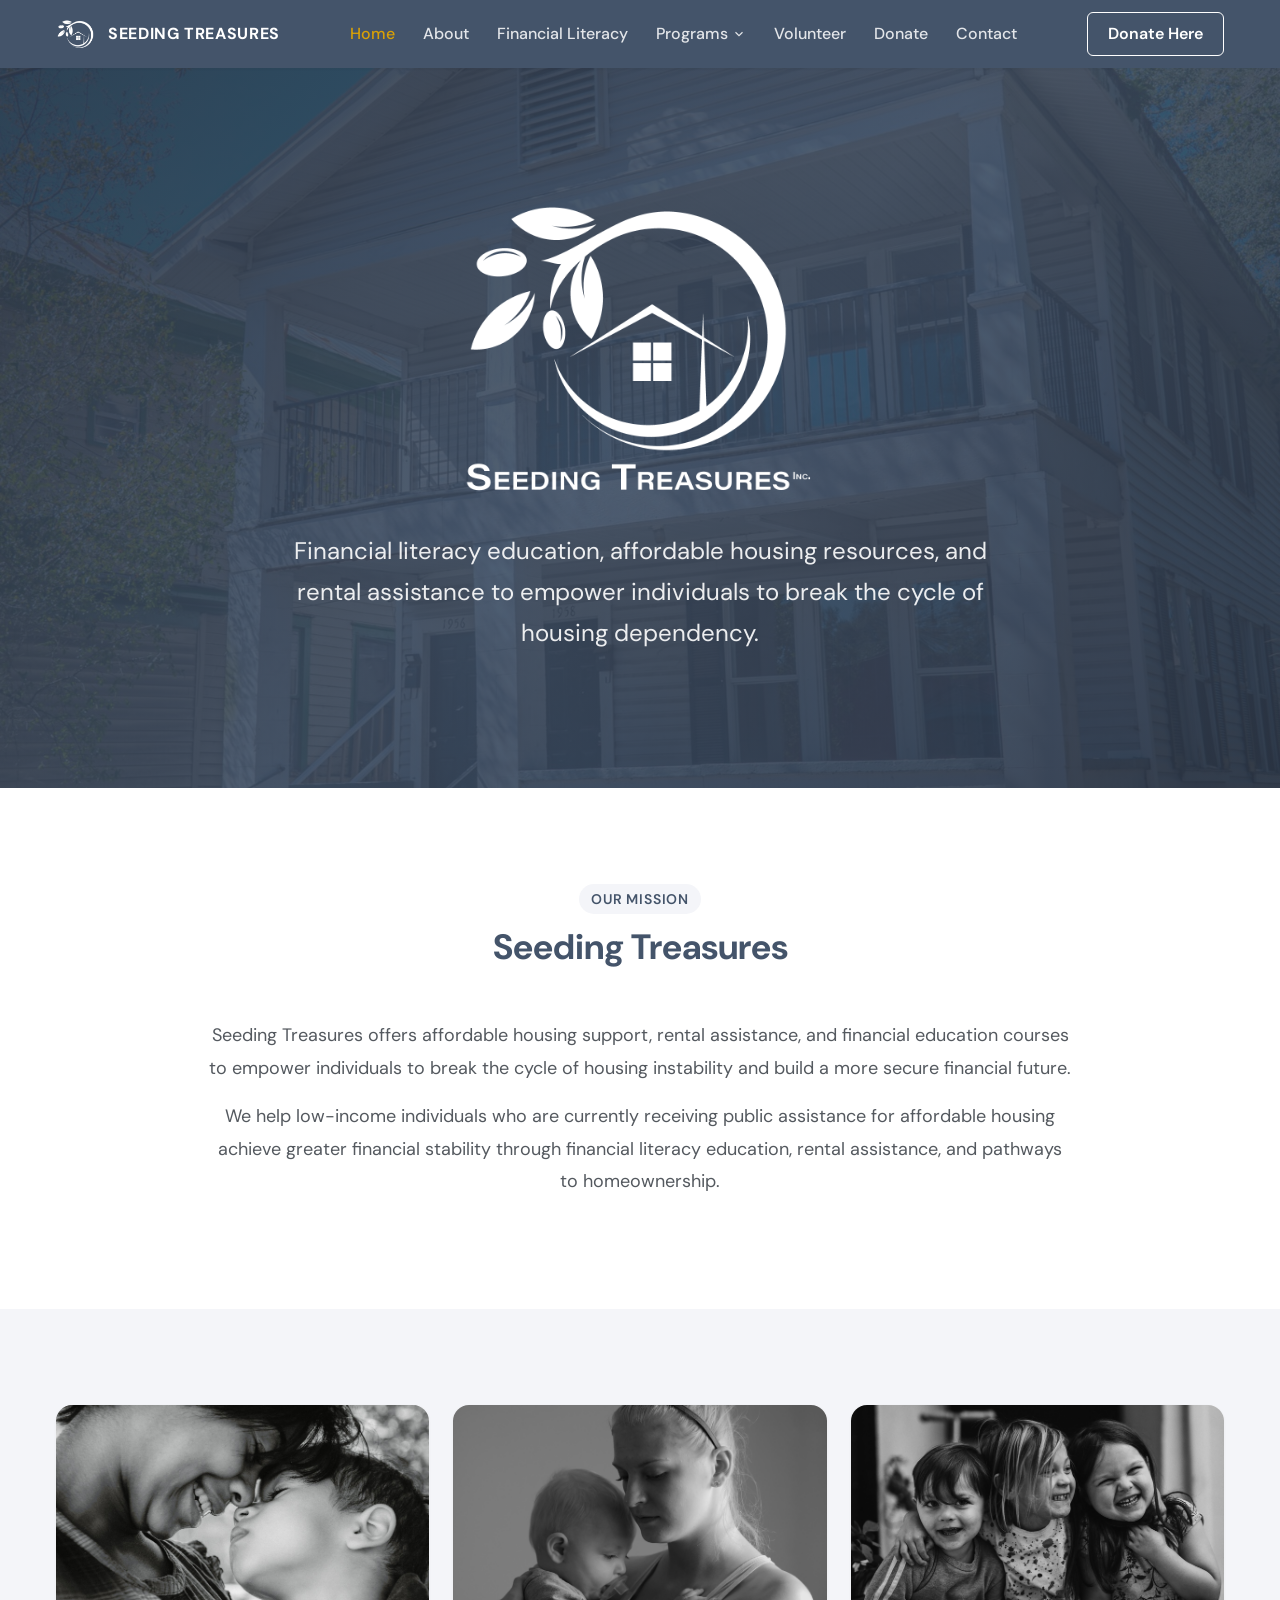
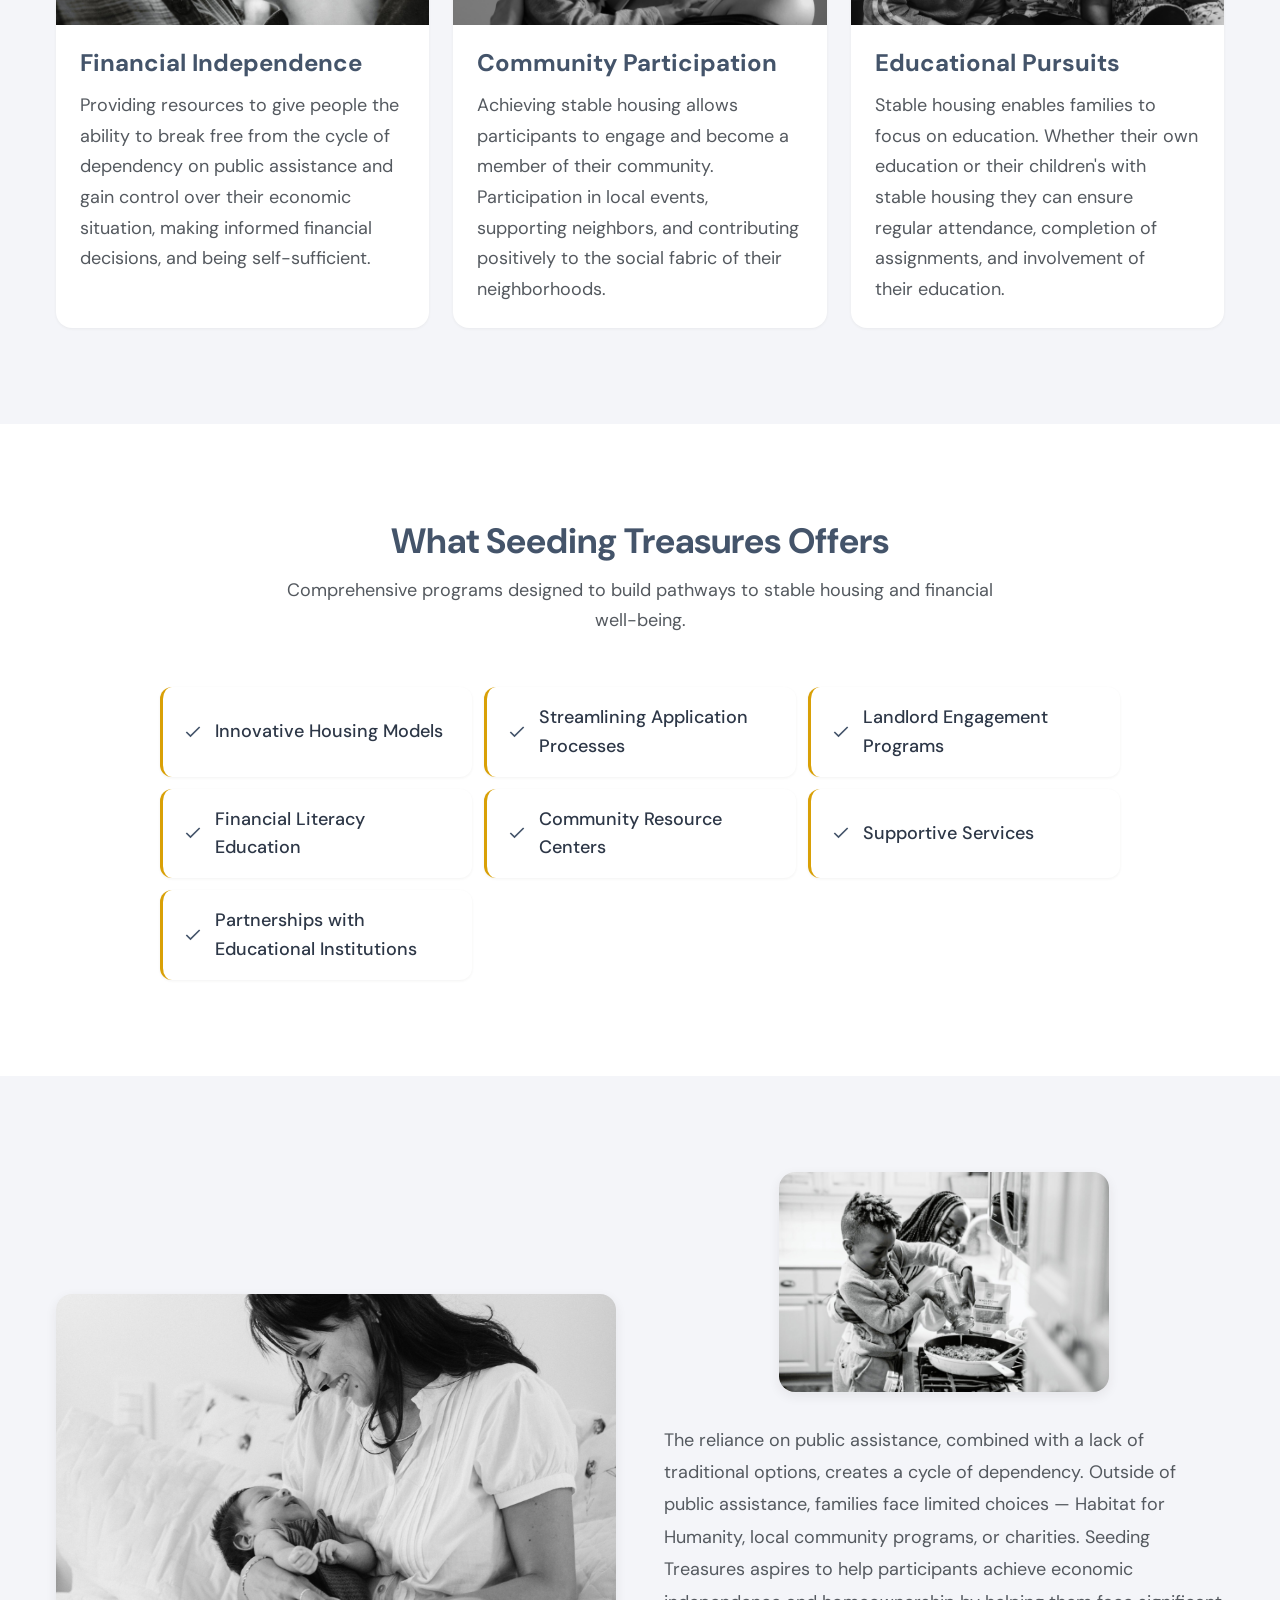
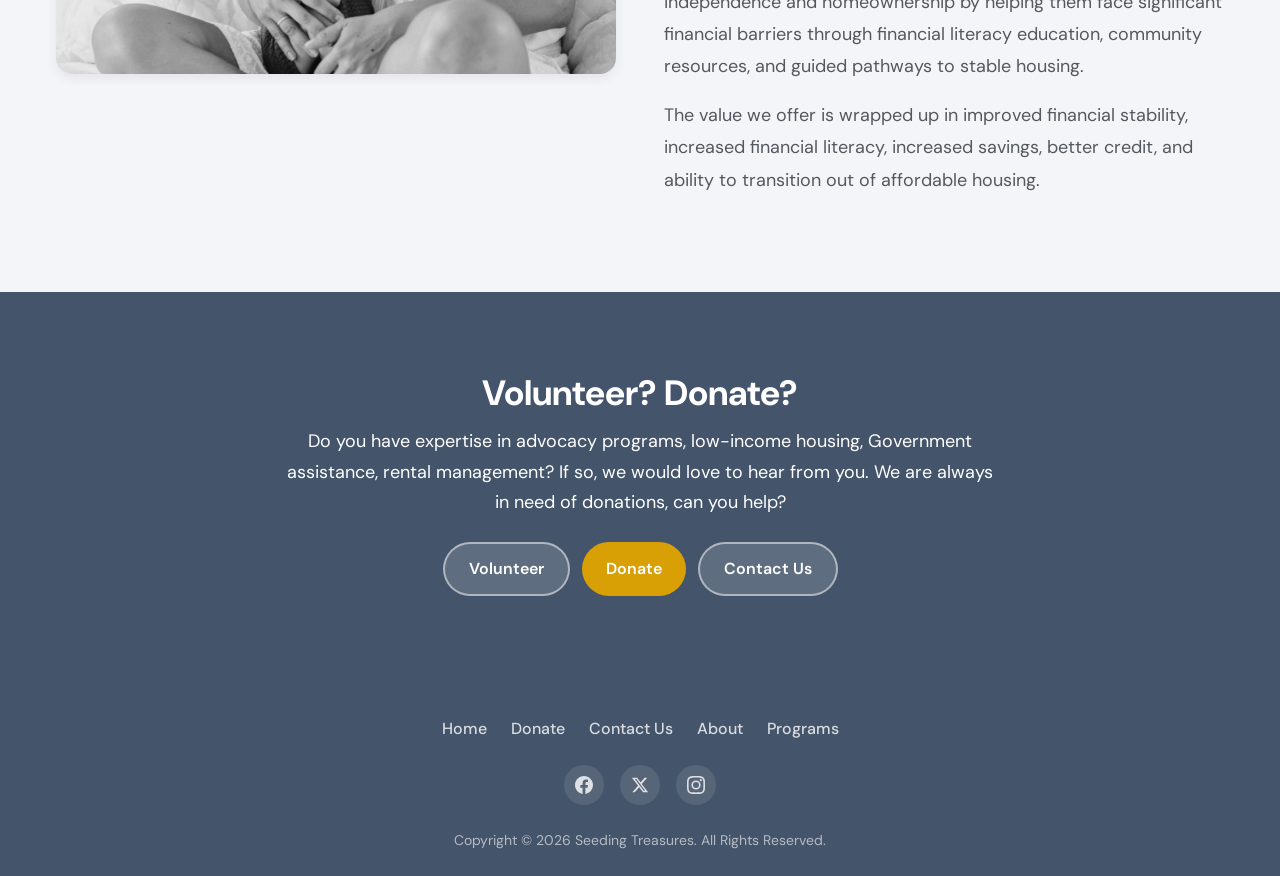
<file: index.html>
<!DOCTYPE html>
<html lang="en">
<head>
  <meta charset="UTF-8">
  <meta name="viewport" content="width=device-width, initial-scale=1.0">
  <title>Seeding Treasures | Affordable Housing &amp; Financial Literacy</title>
  <meta name="description" content="Seeding Treasures provides financial literacy education, affordable housing resources, and rental assistance to empower individuals to break the cycle of housing dependency.">
  <meta property="og:title" content="Seeding Treasures | Affordable Housing & Financial Literacy">
  <meta property="og:description" content="Seeding Treasures provides financial literacy education, affordable housing resources, and rental assistance to empower individuals to break the cycle of housing dependency.">
  <meta property="og:type" content="website">
  <meta property="og:url" content="https://seedingtreasures.org/">
  <meta property="og:site_name" content="Seeding Treasures">
  <meta property="og:image" content="https://seedingtreasures.org/images/logo-color.png">
  <meta name="twitter:card" content="summary_large_image">
  <meta name="twitter:title" content="Seeding Treasures | Affordable Housing & Financial Literacy">
  <meta name="twitter:description" content="Seeding Treasures provides financial literacy education, affordable housing resources, and rental assistance to empower individuals to break the cycle of housing dependency.">
  <meta name="twitter:image" content="https://seedingtreasures.org/images/logo-color.png">
  <link rel="canonical" href="https://seedingtreasures.org/">
  <link rel="icon" type="image/png" href="images/logo-icon.png">
  <link rel="preconnect" href="https://fonts.googleapis.com">
  <link rel="preconnect" href="https://fonts.gstatic.com" crossorigin>
  <link href="https://fonts.googleapis.com/css2?family=DM+Sans:ital,opsz,wght@0,9..40,300..700;1,9..40,300..700&display=swap" rel="stylesheet">
  <link rel="stylesheet" href="base.css">
  <link rel="stylesheet" href="style.css">
  <script type="application/ld+json">
  {
    "@context": "https://schema.org",
    "@graph": [
      {
        "@type": "NonprofitOrganization",
        "name": "Seeding Treasures",
        "url": "https://seedingtreasures.org",
        "description": "Seeding Treasures provides financial literacy education, affordable housing resources, and rental assistance to empower individuals to break the cycle of housing dependency.",
        "logo": "https://seedingtreasures.org/images/logo-color.png",
        "telephone": "646.939.8554",
        "areaServed": ["Georgia", "Florida", "Alabama", "Tennessee"],
        "address": {
          "@type": "PostalAddress",
          "addressCountry": "US"
        }
      },
      {
        "@type": "WebSite",
        "name": "Seeding Treasures",
        "url": "https://seedingtreasures.org",
        "description": "Affordable Housing & Financial Literacy",
        "potentialAction": {
          "@type": "SearchAction",
          "target": "https://seedingtreasures.org/?s={search_term_string}",
          "query-input": "required name=search_term_string"
        }
      }
    ]
  }
  </script>
</head>
<body>

  <!-- HEADER -->
  <header class="header">
    <div class="header__inner">
      <a href="index.html" class="header__logo">
        <img src="images/logo-icon.png" alt="Seeding Treasures logo" width="40" height="40">
        <span class="header__logo-text">Seeding Treasures</span>
      </a>

      <nav class="nav" aria-label="Main navigation">
        <a href="index.html" class="nav__link nav__link--active">Home</a>
        <a href="about.html" class="nav__link">About</a>
        <a href="financial-literacy.html" class="nav__link">Financial Literacy</a>
        <div class="nav__dropdown">
          <button class="nav__dropdown-trigger" aria-expanded="false" aria-haspopup="true">
            Programs
            <svg viewBox="0 0 24 24" fill="none" stroke="currentColor" stroke-width="2"><path d="M6 9l6 6 6-6"/></svg>
          </button>
          <div class="nav__dropdown-menu">
            <a href="programs.html">All Programs</a>
            <a href="rental.html">Rentals</a>
            <a href="ownership.html">Ownership</a>
            <a href="financial-literacy.html">Education</a>
          </div>
        </div>
        <a href="volunteer.html" class="nav__link">Volunteer</a>
        <a href="donate.html" class="nav__link">Donate</a>
        <a href="contact.html" class="nav__link">Contact</a>
      </nav>

      <a href="donate.html" class="btn-donate-header">Donate Here</a>

      <button class="mobile-toggle" aria-label="Open menu">
        <svg viewBox="0 0 24 24" fill="none" stroke="currentColor" stroke-width="2"><path d="M3 12h18M3 6h18M3 18h18"/></svg>
      </button>
    </div>
  </header>

  <!-- MOBILE MENU -->
  <div class="mobile-menu" aria-label="Mobile navigation">
    <div class="mobile-menu__header">
      <a href="index.html" class="header__logo">
        <img src="images/logo-icon.png" alt="Seeding Treasures" width="40" height="40">
        <span class="header__logo-text">Seeding Treasures</span>
      </a>
      <button class="mobile-menu__close" aria-label="Close menu">
        <svg viewBox="0 0 24 24" fill="none" stroke="currentColor" stroke-width="2"><path d="M18 6L6 18M6 6l12 12"/></svg>
      </button>
    </div>
    <nav class="mobile-menu__nav">
      <a href="index.html" class="mobile-menu__link">Home</a>
      <a href="about.html" class="mobile-menu__link">About</a>
      <a href="financial-literacy.html" class="mobile-menu__link">Financial Literacy</a>
      <a href="#" class="mobile-menu__link mobile-menu__sub-trigger">Programs ▾</a>
      <div class="mobile-menu__sub" style="display:none;">
        <a href="programs.html">All Programs</a>
        <a href="rental.html">Rentals</a>
        <a href="ownership.html">Ownership</a>
        <a href="financial-literacy.html">Education</a>
      </div>
      <a href="volunteer.html" class="mobile-menu__link">Volunteer</a>
      <a href="donate.html" class="mobile-menu__link">Donate</a>
      <a href="contact.html" class="mobile-menu__link">Contact</a>
      <a href="donate.html" class="mobile-menu__donate">Donate Here</a>
    </nav>
  </div>

  <!-- HERO -->
  <section class="hero hero--home">
    <img src="images/curb.jpg" alt="Community neighborhood" class="hero__bg">
    <div class="hero__overlay"></div>
    <div class="hero__content">
      <img src="images/logo-white.png" alt="Seeding Treasures Inc." class="hero__logo">
      <p class="hero__subtitle">Financial literacy education, affordable housing resources, and rental assistance to empower individuals to break the cycle of housing dependency.</p>
    </div>
  </section>

  <!-- INTRO -->
  <section class="section" id="intro">
    <div class="container container--narrow">
      <div class="section__header fade-up">
        <span class="badge">Our Mission</span>
        <h2 class="section__title" style="margin-top: var(--space-3);">Seeding Treasures</h2>
      </div>
      <div class="intro-text fade-up">
        <p>Seeding Treasures offers affordable housing support, rental assistance, and financial education courses to empower individuals to break the cycle of housing instability and build a more secure financial future.</p>
        <p>We help low-income individuals who are currently receiving public assistance for affordable housing achieve greater financial stability through financial literacy education, rental assistance, and pathways to homeownership.</p>
      </div>
    </div>
  </section>

  <!-- THREE PILLARS -->
  <section class="section section--warm">
    <div class="container">
      <div class="cards-grid fade-up">
        <article class="card">
          <img src="images/mom-and-son.jpg" alt="Mother and son sharing a moment" class="card__image">
          <div class="card__body">
            <h3 class="card__title">Financial Independence</h3>
            <p class="card__text">Providing resources to give people the ability to break free from the cycle of dependency on public assistance and gain control over their economic situation, making informed financial decisions, and being self-sufficient.</p>
          </div>
        </article>
        <article class="card">
          <img src="images/mother-and-child.png" alt="Mother and child together" class="card__image">
          <div class="card__body">
            <h3 class="card__title">Community Participation</h3>
            <p class="card__text">Achieving stable housing allows participants to engage and become a member of their community. Participation in local events, supporting neighbors, and contributing positively to the social fabric of their neighborhoods.</p>
          </div>
        </article>
        <article class="card">
          <img src="images/children.png" alt="Children engaged in education" class="card__image">
          <div class="card__body">
            <h3 class="card__title">Educational Pursuits</h3>
            <p class="card__text">Stable housing enables families to focus on education. Whether their own education or their children's with stable housing they can ensure regular attendance, completion of assignments, and involvement of their education.</p>
          </div>
        </article>
      </div>
    </div>
  </section>

  <!-- WHAT WE OFFER -->
  <section class="section">
    <div class="container">
      <div class="section__header fade-up">
        <h2 class="section__title">What Seeding Treasures Offers</h2>
        <p class="section__subtitle">Comprehensive programs designed to build pathways to stable housing and financial well-being.</p>
      </div>
      <div class="offer-list fade-up">
        <ul>
          <li>
            <svg viewBox="0 0 24 24" fill="none" stroke="currentColor" stroke-width="2"><path d="M20 6L9 17l-5-5"/></svg>
            Innovative Housing Models
          </li>
          <li>
            <svg viewBox="0 0 24 24" fill="none" stroke="currentColor" stroke-width="2"><path d="M20 6L9 17l-5-5"/></svg>
            Streamlining Application Processes
          </li>
          <li>
            <svg viewBox="0 0 24 24" fill="none" stroke="currentColor" stroke-width="2"><path d="M20 6L9 17l-5-5"/></svg>
            Landlord Engagement Programs
          </li>
          <li>
            <svg viewBox="0 0 24 24" fill="none" stroke="currentColor" stroke-width="2"><path d="M20 6L9 17l-5-5"/></svg>
            Financial Literacy Education
          </li>
          <li>
            <svg viewBox="0 0 24 24" fill="none" stroke="currentColor" stroke-width="2"><path d="M20 6L9 17l-5-5"/></svg>
            Community Resource Centers
          </li>
          <li>
            <svg viewBox="0 0 24 24" fill="none" stroke="currentColor" stroke-width="2"><path d="M20 6L9 17l-5-5"/></svg>
            Supportive Services
          </li>
          <li>
            <svg viewBox="0 0 24 24" fill="none" stroke="currentColor" stroke-width="2"><path d="M20 6L9 17l-5-5"/></svg>
            Partnerships with Educational Institutions
          </li>
        </ul>
      </div>
    </div>
  </section>

  <!-- PROPERTY / STORY SECTION -->
  <section class="section section--warm">
    <div class="container">
      <div class="two-col fade-up">
        <div>
          <div class="image-pair" style="grid-template-columns:1fr;">
            <img src="images/mo-and-baby.jpg" alt="Proud parent holding newborn" class="two-col__image">
          </div>
        </div>
        <div class="two-col__content">
          <div class="image-pair" style="grid-template-columns:1fr; margin-bottom: var(--space-4);">
            <img src="images/food-table.jpg" alt="Abundant food spread on a family table" class="two-col__image" style="height: 220px;">
          </div>
          <p class="two-col__text">The reliance on public assistance, combined with a lack of traditional options, creates a cycle of dependency. Outside of public assistance, families face limited choices — Habitat for Humanity, local community programs, or charities. Seeding Treasures aspires to help participants achieve economic independence and homeownership by helping them face significant financial barriers through financial literacy education, community resources, and guided pathways to stable housing.</p>
          <p class="two-col__text">The value we offer is wrapped up in improved financial stability, increased financial literacy, increased savings, better credit, and ability to transition out of affordable housing.</p>
        </div>
      </div>
    </div>
  </section>

  <!-- CTA -->
  <section class="cta-section">
    <div class="container">
      <h2 class="cta-section__title fade-up">Volunteer? Donate?</h2>
      <p class="cta-section__text fade-up">Do you have expertise in advocacy programs, low-income housing, Government assistance, rental management? If so, we would love to hear from you. We are always in need of donations, can you help?</p>
      <div class="btn-group fade-up">
        <a href="volunteer.html" class="btn btn--white">Volunteer</a>
        <a href="donate.html" class="btn btn--accent">Donate</a>
        <a href="contact.html" class="btn btn--white">Contact Us</a>
      </div>
    </div>
  </section>

  <!-- FOOTER -->
  <footer class="footer">
    <div class="footer__inner">
      <nav class="footer__nav">
        <a href="index.html">Home</a>
        <a href="donate.html">Donate</a>
        <a href="contact.html">Contact Us</a>
        <a href="about.html">About</a>
        <a href="programs.html">Programs</a>
      </nav>
      <div class="footer__social">
        <a href="#" aria-label="Facebook">
          <svg viewBox="0 0 24 24" fill="currentColor"><path d="M24 12.073c0-6.627-5.373-12-12-12s-12 5.373-12 12c0 5.99 4.388 10.954 10.125 11.854v-8.385H7.078v-3.47h3.047V9.43c0-3.007 1.792-4.669 4.533-4.669 1.312 0 2.686.235 2.686.235v2.953H15.83c-1.491 0-1.956.925-1.956 1.874v2.25h3.328l-.532 3.47h-2.796v8.385C19.612 23.027 24 18.062 24 12.073z"/></svg>
        </a>
        <a href="#" aria-label="X / Twitter">
          <svg viewBox="0 0 24 24" fill="currentColor"><path d="M18.244 2.25h3.308l-7.227 8.26 8.502 11.24H16.17l-5.214-6.817L4.99 21.75H1.68l7.73-8.835L1.254 2.25H8.08l4.713 6.231zm-1.161 17.52h1.833L7.084 4.126H5.117z"/></svg>
        </a>
        <a href="#" aria-label="Instagram">
          <svg viewBox="0 0 24 24" fill="currentColor"><path d="M12 2.163c3.204 0 3.584.012 4.85.07 3.252.148 4.771 1.691 4.919 4.919.058 1.265.069 1.645.069 4.849 0 3.205-.012 3.584-.069 4.849-.149 3.225-1.664 4.771-4.919 4.919-1.266.058-1.644.07-4.85.07-3.204 0-3.584-.012-4.849-.07-3.26-.149-4.771-1.699-4.919-4.92-.058-1.265-.07-1.644-.07-4.849 0-3.204.013-3.583.07-4.849.149-3.227 1.664-4.771 4.919-4.919 1.266-.057 1.645-.069 4.849-.069zM12 0C8.741 0 8.333.014 7.053.072 2.695.272.273 2.69.073 7.052.014 8.333 0 8.741 0 12c0 3.259.014 3.668.072 4.948.2 4.358 2.618 6.78 6.98 6.98C8.333 23.986 8.741 24 12 24c3.259 0 3.668-.014 4.948-.072 4.354-.2 6.782-2.618 6.979-6.98.059-1.28.073-1.689.073-4.948 0-3.259-.014-3.667-.072-4.947-.196-4.354-2.617-6.78-6.979-6.98C15.668.014 15.259 0 12 0zm0 5.838a6.162 6.162 0 100 12.324 6.162 6.162 0 000-12.324zM12 16a4 4 0 110-8 4 4 0 010 8zm6.406-11.845a1.44 1.44 0 100 2.881 1.44 1.44 0 000-2.881z"/></svg>
        </a>
      </div>
      <p class="footer__copy">Copyright &copy; 2026 Seeding Treasures. All Rights Reserved.</p>
    </div>
  </footer>

  <script src="main.js"></script>
</body>
</html>
</file>
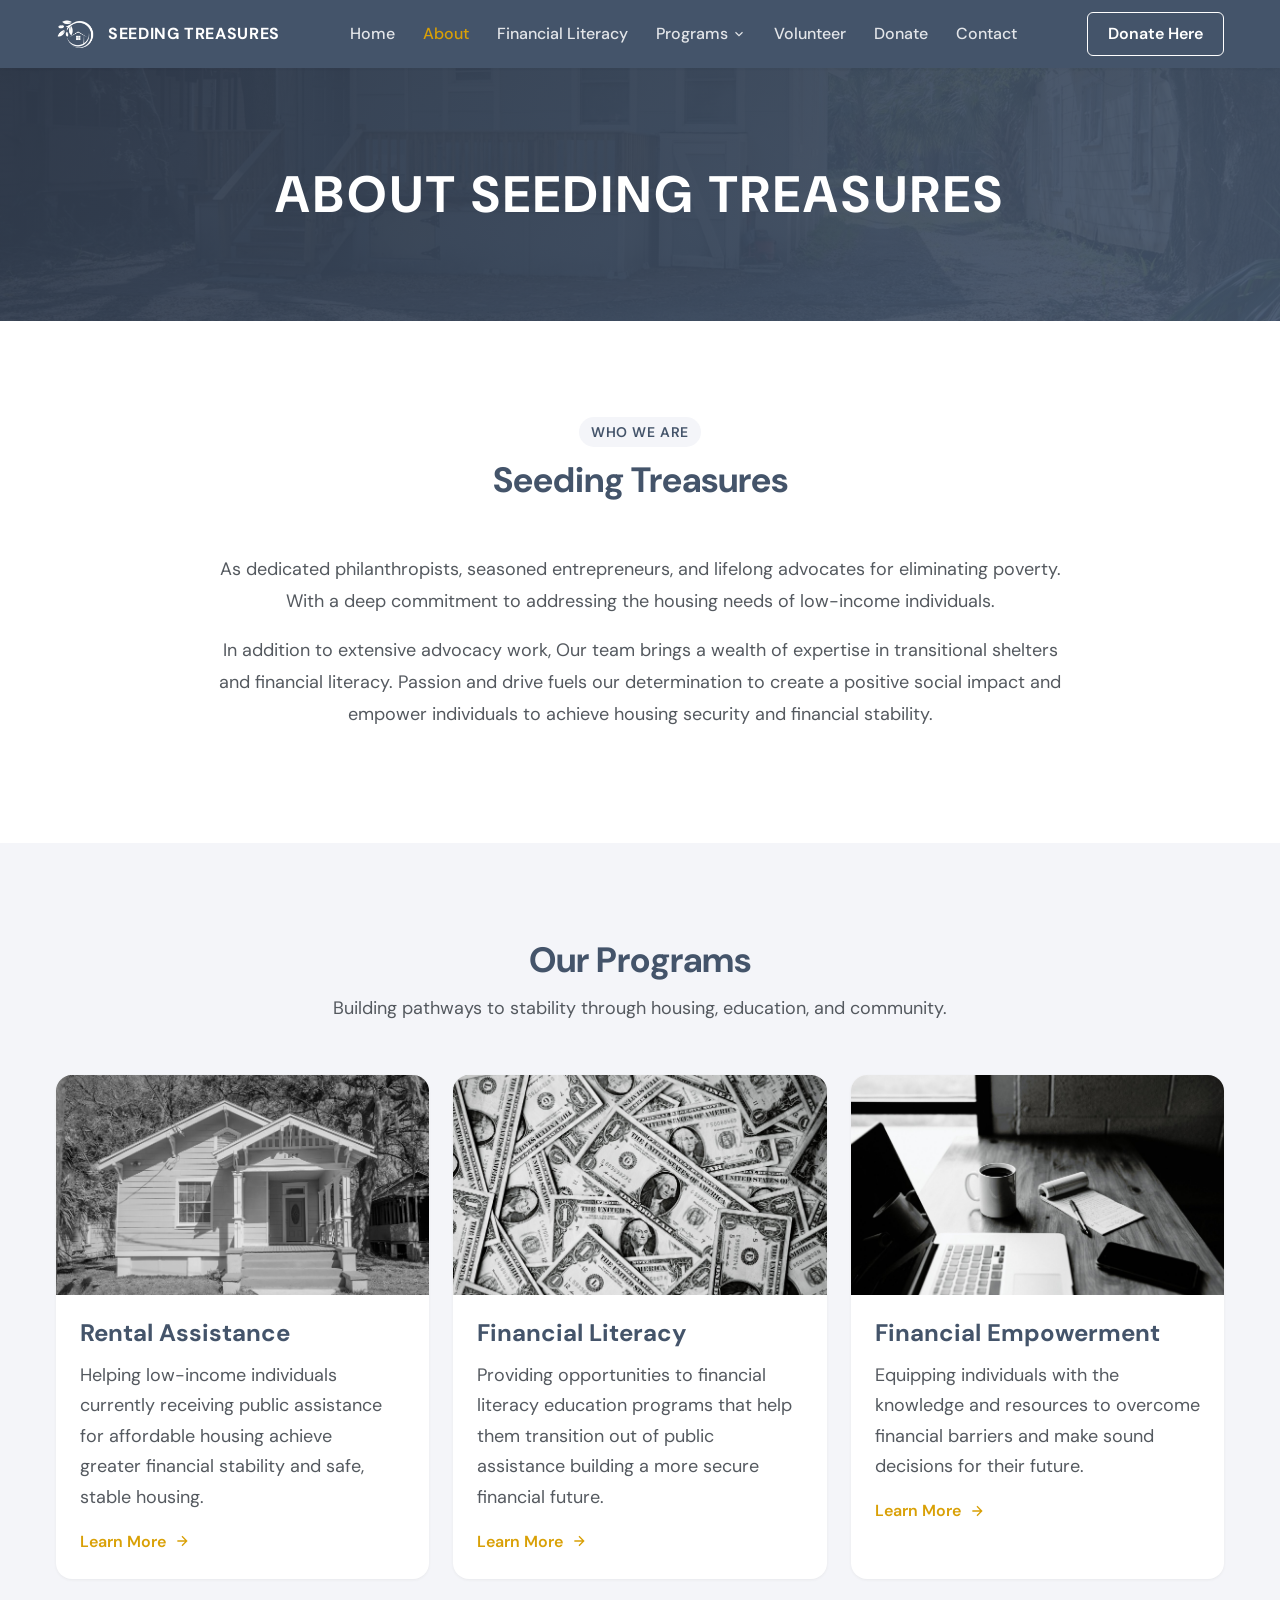
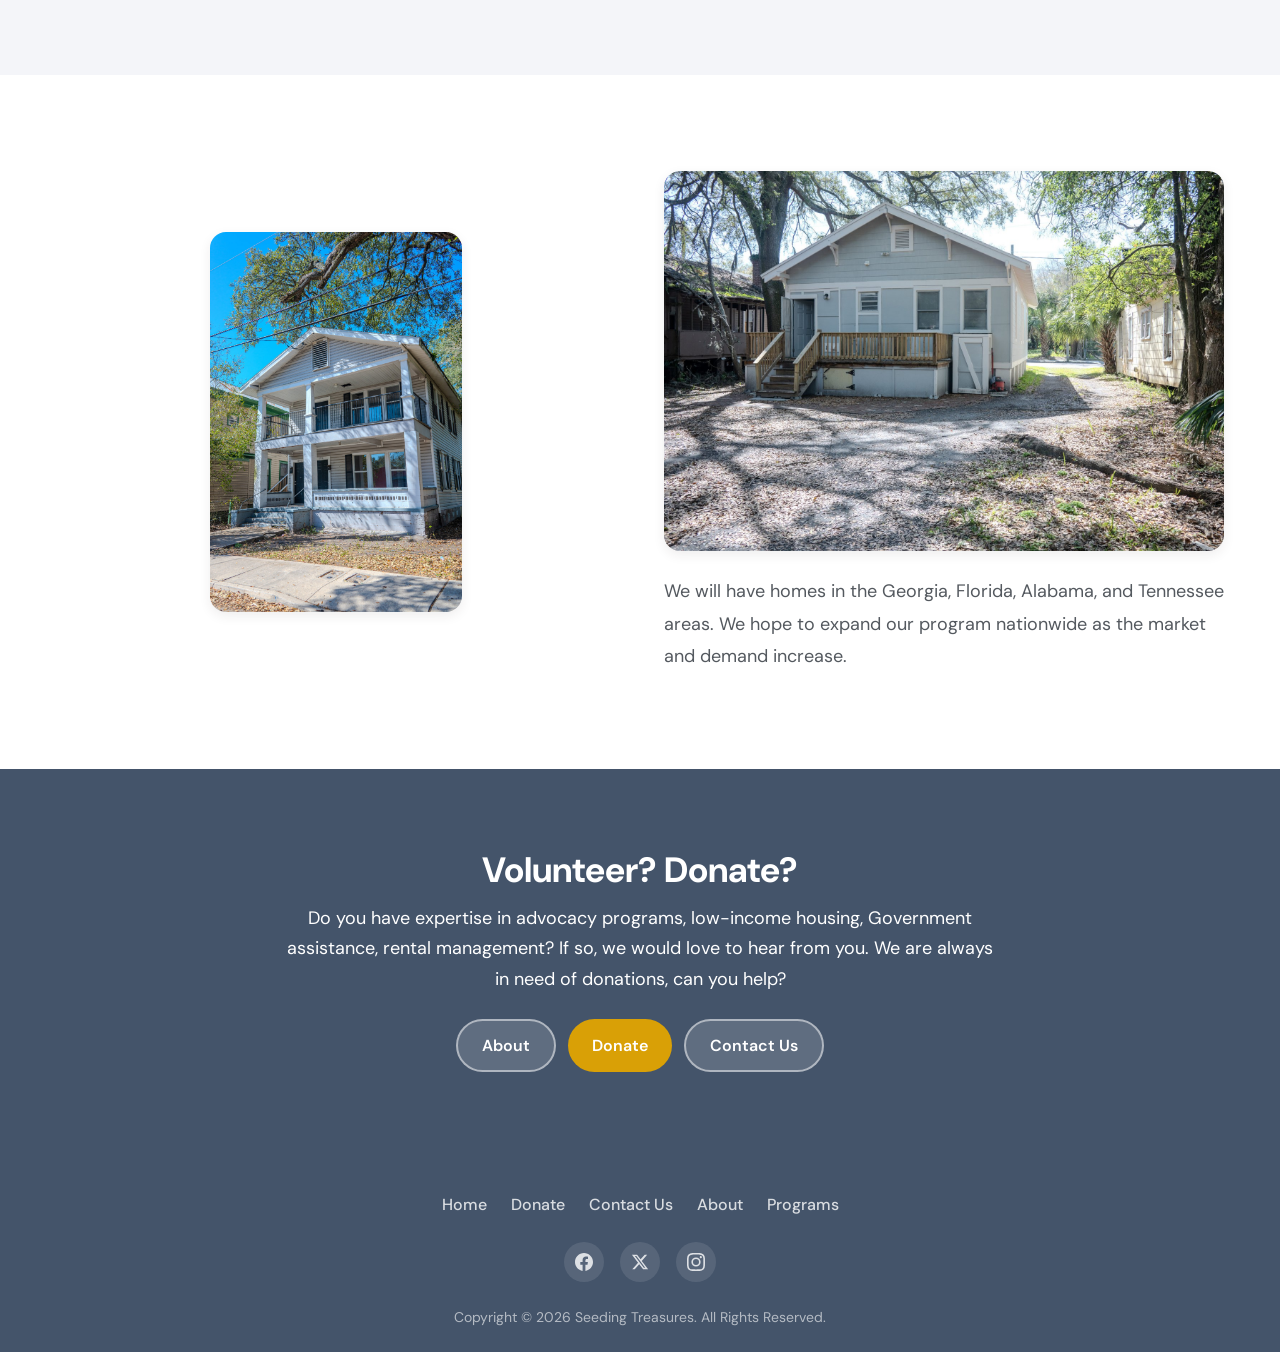
<file: about.html>
<!DOCTYPE html>
<html lang="en">
<head>
  <meta charset="UTF-8">
  <meta name="viewport" content="width=device-width, initial-scale=1.0">
  <title>About | Seeding Treasures</title>
  <meta name="description" content="Learn about Seeding Treasures — dedicated philanthropists, seasoned entrepreneurs, and lifelong advocates for eliminating poverty through affordable housing.">
  <meta property="og:title" content="About | Seeding Treasures">
  <meta property="og:description" content="Learn about Seeding Treasures — dedicated philanthropists, seasoned entrepreneurs, and lifelong advocates for eliminating poverty through affordable housing.">
  <meta property="og:type" content="website">
  <meta property="og:url" content="https://seedingtreasures.org/about.html">
  <meta property="og:site_name" content="Seeding Treasures">
  <meta property="og:image" content="https://seedingtreasures.org/images/logo-color.png">
  <meta name="twitter:card" content="summary_large_image">
  <meta name="twitter:title" content="About | Seeding Treasures">
  <meta name="twitter:description" content="Learn about Seeding Treasures — dedicated philanthropists, seasoned entrepreneurs, and lifelong advocates for eliminating poverty through affordable housing.">
  <meta name="twitter:image" content="https://seedingtreasures.org/images/logo-color.png">
  <link rel="canonical" href="https://seedingtreasures.org/about.html">
  <link rel="icon" type="image/png" href="images/logo-icon.png">
  <link rel="preconnect" href="https://fonts.googleapis.com">
  <link rel="preconnect" href="https://fonts.gstatic.com" crossorigin>
  <link href="https://fonts.googleapis.com/css2?family=DM+Sans:ital,opsz,wght@0,9..40,300..700;1,9..40,300..700&display=swap" rel="stylesheet">
  <link rel="stylesheet" href="base.css">
  <link rel="stylesheet" href="style.css">
</head>
<body>

  <!-- HEADER -->
  <header class="header">
    <div class="header__inner">
      <a href="index.html" class="header__logo">
        <img src="images/logo-icon.png" alt="Seeding Treasures logo" width="40" height="40">
        <span class="header__logo-text">Seeding Treasures</span>
      </a>
      <nav class="nav" aria-label="Main navigation">
        <a href="index.html" class="nav__link">Home</a>
        <a href="about.html" class="nav__link nav__link--active">About</a>
        <a href="financial-literacy.html" class="nav__link">Financial Literacy</a>
        <div class="nav__dropdown">
          <button class="nav__dropdown-trigger" aria-expanded="false" aria-haspopup="true">
            Programs
            <svg viewBox="0 0 24 24" fill="none" stroke="currentColor" stroke-width="2"><path d="M6 9l6 6 6-6"/></svg>
          </button>
          <div class="nav__dropdown-menu">
            <a href="programs.html">All Programs</a>
            <a href="rental.html">Rentals</a>
            <a href="ownership.html">Ownership</a>
            <a href="financial-literacy.html">Education</a>
          </div>
        </div>
        <a href="volunteer.html" class="nav__link">Volunteer</a>
        <a href="donate.html" class="nav__link">Donate</a>
        <a href="contact.html" class="nav__link">Contact</a>
      </nav>
      <a href="donate.html" class="btn-donate-header">Donate Here</a>
      <button class="mobile-toggle" aria-label="Open menu">
        <svg viewBox="0 0 24 24" fill="none" stroke="currentColor" stroke-width="2"><path d="M3 12h18M3 6h18M3 18h18"/></svg>
      </button>
    </div>
  </header>

  <!-- MOBILE MENU -->
  <div class="mobile-menu" aria-label="Mobile navigation">
    <div class="mobile-menu__header">
      <a href="index.html" class="header__logo">
        <img src="images/logo-icon.png" alt="Seeding Treasures" width="40" height="40">
        <span class="header__logo-text">Seeding Treasures</span>
      </a>
      <button class="mobile-menu__close" aria-label="Close menu">
        <svg viewBox="0 0 24 24" fill="none" stroke="currentColor" stroke-width="2"><path d="M18 6L6 18M6 6l12 12"/></svg>
      </button>
    </div>
    <nav class="mobile-menu__nav">
      <a href="index.html" class="mobile-menu__link">Home</a>
      <a href="about.html" class="mobile-menu__link">About</a>
      <a href="financial-literacy.html" class="mobile-menu__link">Financial Literacy</a>
      <a href="#" class="mobile-menu__link mobile-menu__sub-trigger">Programs ▾</a>
      <div class="mobile-menu__sub" style="display:none;">
        <a href="programs.html">All Programs</a>
        <a href="rental.html">Rentals</a>
        <a href="ownership.html">Ownership</a>
        <a href="financial-literacy.html">Education</a>
      </div>
      <a href="volunteer.html" class="mobile-menu__link">Volunteer</a>
      <a href="donate.html" class="mobile-menu__link">Donate</a>
      <a href="contact.html" class="mobile-menu__link">Contact</a>
      <a href="donate.html" class="mobile-menu__donate">Donate Here</a>
    </nav>
  </div>

  <!-- PAGE HERO -->
  <section class="page-hero">
    <img src="images/property-1.jpg" alt="Community property" class="page-hero__bg">
    <h1 class="page-hero__title">About Seeding Treasures</h1>
  </section>

  <!-- ABOUT CONTENT -->
  <section class="section">
    <div class="container container--narrow">
      <div class="section__header fade-up">
        <span class="badge">Who We Are</span>
        <h2 class="section__title" style="margin-top: var(--space-3);">Seeding Treasures</h2>
      </div>
      <div class="intro-text fade-up">
        <p>As dedicated philanthropists, seasoned entrepreneurs, and lifelong advocates for eliminating poverty. With a deep commitment to addressing the housing needs of low-income individuals.</p>
        <p>In addition to extensive advocacy work, Our team brings a wealth of expertise in transitional shelters and financial literacy. Passion and drive fuels our determination to create a positive social impact and empower individuals to achieve housing security and financial stability.</p>
      </div>
    </div>
  </section>

  <!-- THREE PROGRAM CARDS -->
  <section class="section section--warm">
    <div class="container">
      <div class="section__header fade-up">
        <h2 class="section__title">Our Programs</h2>
        <p class="section__subtitle">Building pathways to stability through housing, education, and community.</p>
      </div>
      <div class="cards-grid fade-up">
        <article class="card">
          <img src="images/house-icon.png" alt="Affordable housing illustration" class="card__image">
          <div class="card__body">
            <h3 class="card__title">Rental Assistance</h3>
            <p class="card__text">Helping low-income individuals currently receiving public assistance for affordable housing achieve greater financial stability and safe, stable housing.</p>
            <a href="rental.html" class="card__link">
              Learn More
              <svg viewBox="0 0 24 24" fill="none" stroke="currentColor" stroke-width="2"><path d="M5 12h14M12 5l7 7-7 7"/></svg>
            </a>
          </div>
        </article>
        <article class="card">
          <img src="images/alexander-grey.jpg" alt="Financial literacy concept" class="card__image">
          <div class="card__body">
            <h3 class="card__title">Financial Literacy</h3>
            <p class="card__text">Providing opportunities to financial literacy education programs that help them transition out of public assistance building a more secure financial future.</p>
            <a href="financial-literacy.html" class="card__link">
              Learn More
              <svg viewBox="0 0 24 24" fill="none" stroke="currentColor" stroke-width="2"><path d="M5 12h14M12 5l7 7-7 7"/></svg>
            </a>
          </div>
        </article>
        <article class="card">
          <img src="images/andrew-neel.jpg" alt="Professional workspace" class="card__image">
          <div class="card__body">
            <h3 class="card__title">Financial Empowerment</h3>
            <p class="card__text">Equipping individuals with the knowledge and resources to overcome financial barriers and make sound decisions for their future.</p>
            <a href="ownership.html" class="card__link">
              Learn More
              <svg viewBox="0 0 24 24" fill="none" stroke="currentColor" stroke-width="2"><path d="M5 12h14M12 5l7 7-7 7"/></svg>
            </a>
          </div>
        </article>
      </div>
    </div>
  </section>

  <!-- PROPERTIES / GEOGRAPHIC REACH -->
  <section class="section">
    <div class="container">
      <div class="two-col fade-up">
        <div class="image-pair" style="grid-template-columns: 1fr;">
          <img src="images/curb.jpg" alt="Property exterior curb view">
        </div>
        <div>
          <div class="image-pair" style="grid-template-columns: 1fr; margin-bottom: var(--space-6);">
            <img src="images/property-1.jpg" alt="Property managed by Seeding Treasures">
          </div>
          <p class="two-col__text">We will have homes in the Georgia, Florida, Alabama, and Tennessee areas. We hope to expand our program nationwide as the market and demand increase.</p>
        </div>
      </div>
    </div>
  </section>

  <!-- CTA -->
  <section class="cta-section">
    <div class="container">
      <h2 class="cta-section__title fade-up">Volunteer? Donate?</h2>
      <p class="cta-section__text fade-up">Do you have expertise in advocacy programs, low-income housing, Government assistance, rental management? If so, we would love to hear from you. We are always in need of donations, can you help?</p>
      <div class="btn-group fade-up">
        <a href="about.html" class="btn btn--white">About</a>
        <a href="donate.html" class="btn btn--accent">Donate</a>
        <a href="contact.html" class="btn btn--white">Contact Us</a>
      </div>
    </div>
  </section>

  <!-- FOOTER -->
  <footer class="footer">
    <div class="footer__inner">
      <nav class="footer__nav">
        <a href="index.html">Home</a>
        <a href="donate.html">Donate</a>
        <a href="contact.html">Contact Us</a>
        <a href="about.html">About</a>
        <a href="programs.html">Programs</a>
      </nav>
      <div class="footer__social">
        <a href="#" aria-label="Facebook"><svg viewBox="0 0 24 24" fill="currentColor"><path d="M24 12.073c0-6.627-5.373-12-12-12s-12 5.373-12 12c0 5.99 4.388 10.954 10.125 11.854v-8.385H7.078v-3.47h3.047V9.43c0-3.007 1.792-4.669 4.533-4.669 1.312 0 2.686.235 2.686.235v2.953H15.83c-1.491 0-1.956.925-1.956 1.874v2.25h3.328l-.532 3.47h-2.796v8.385C19.612 23.027 24 18.062 24 12.073z"/></svg></a>
        <a href="#" aria-label="X / Twitter"><svg viewBox="0 0 24 24" fill="currentColor"><path d="M18.244 2.25h3.308l-7.227 8.26 8.502 11.24H16.17l-5.214-6.817L4.99 21.75H1.68l7.73-8.835L1.254 2.25H8.08l4.713 6.231zm-1.161 17.52h1.833L7.084 4.126H5.117z"/></svg></a>
        <a href="#" aria-label="Instagram"><svg viewBox="0 0 24 24" fill="currentColor"><path d="M12 2.163c3.204 0 3.584.012 4.85.07 3.252.148 4.771 1.691 4.919 4.919.058 1.265.069 1.645.069 4.849 0 3.205-.012 3.584-.069 4.849-.149 3.225-1.664 4.771-4.919 4.919-1.266.058-1.644.07-4.85.07-3.204 0-3.584-.012-4.849-.07-3.26-.149-4.771-1.699-4.919-4.92-.058-1.265-.07-1.644-.07-4.849 0-3.204.013-3.583.07-4.849.149-3.227 1.664-4.771 4.919-4.919 1.266-.057 1.645-.069 4.849-.069zM12 0C8.741 0 8.333.014 7.053.072 2.695.272.273 2.69.073 7.052.014 8.333 0 8.741 0 12c0 3.259.014 3.668.072 4.948.2 4.358 2.618 6.78 6.98 6.98C8.333 23.986 8.741 24 12 24c3.259 0 3.668-.014 4.948-.072 4.354-.2 6.782-2.618 6.979-6.98.059-1.28.073-1.689.073-4.948 0-3.259-.014-3.667-.072-4.947-.196-4.354-2.617-6.78-6.979-6.98C15.668.014 15.259 0 12 0zm0 5.838a6.162 6.162 0 100 12.324 6.162 6.162 0 000-12.324zM12 16a4 4 0 110-8 4 4 0 010 8zm6.406-11.845a1.44 1.44 0 100 2.881 1.44 1.44 0 000-2.881z"/></svg></a>
      </div>
      <p class="footer__copy">Copyright &copy; 2026 Seeding Treasures. All Rights Reserved.</p>
    </div>
  </footer>

  <script src="main.js"></script>
</body>
</html>
</file>
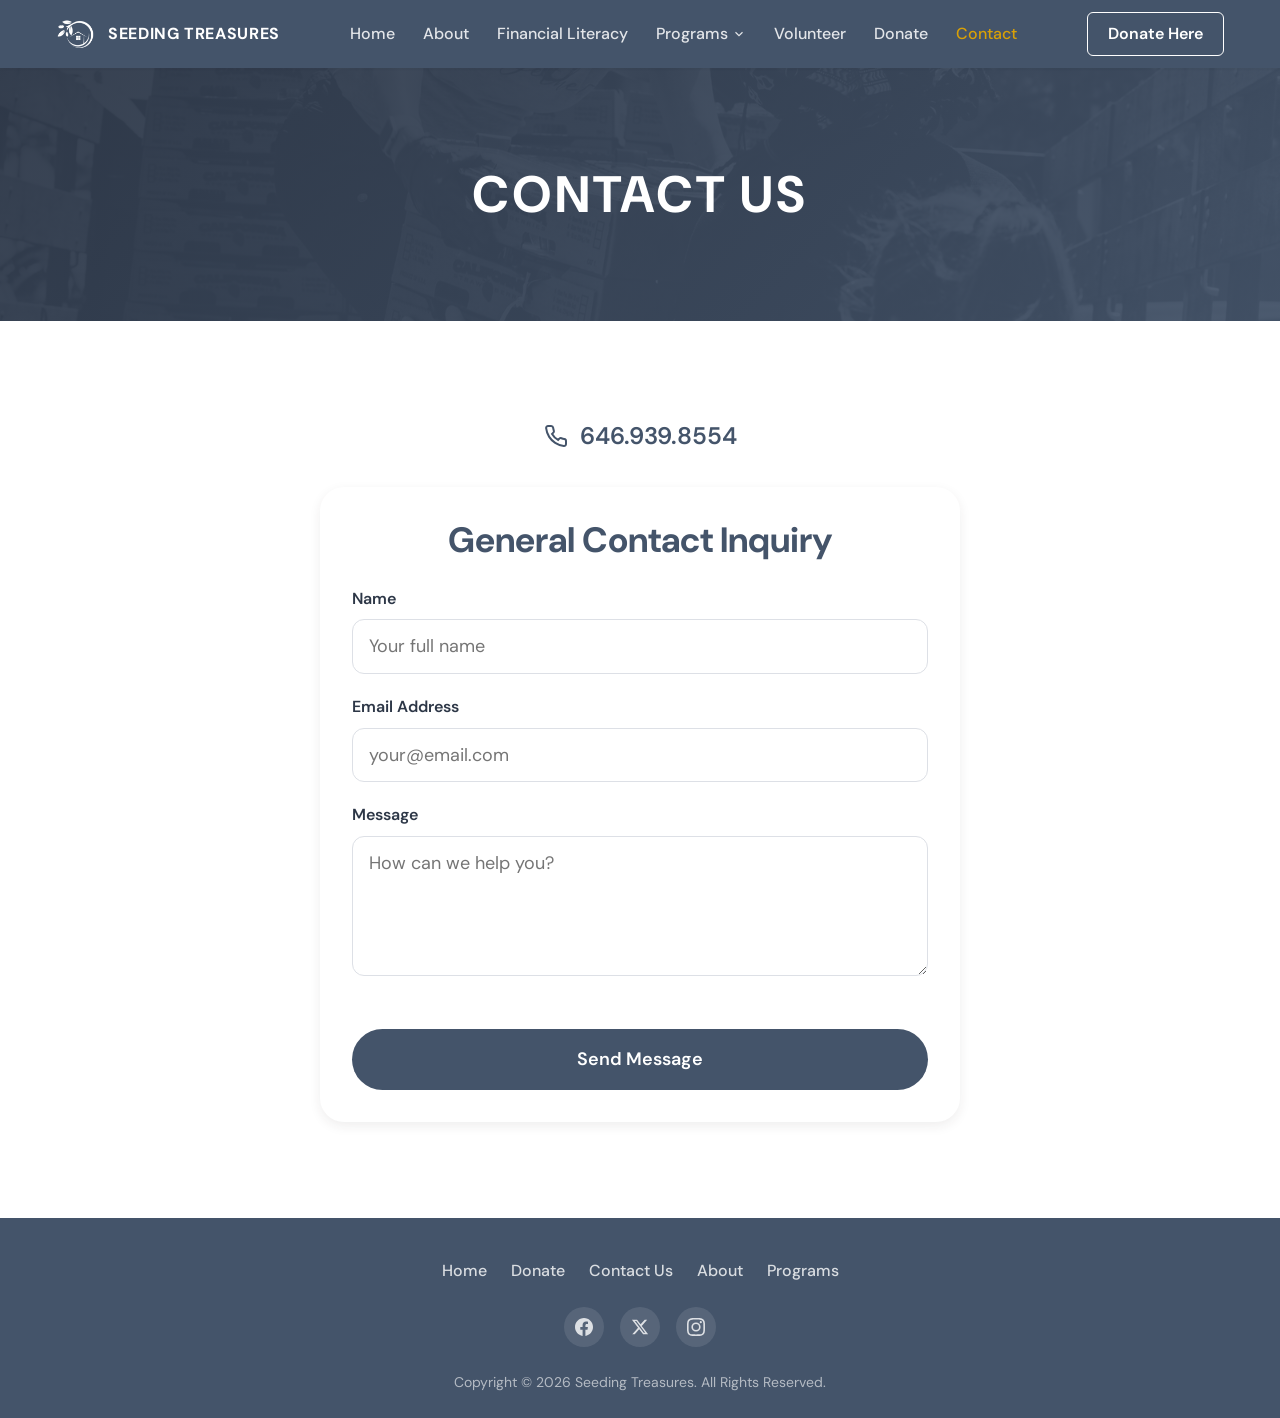
<file: contact.html>
<!DOCTYPE html>
<html lang="en">
<head>
  <meta charset="UTF-8">
  <meta name="viewport" content="width=device-width, initial-scale=1.0">
  <title>Contact | Seeding Treasures</title>
  <meta name="description" content="Get in touch with Seeding Treasures. Call us at 646.939.8554 or send us a message.">
  <meta property="og:title" content="Contact | Seeding Treasures">
  <meta property="og:description" content="Get in touch with Seeding Treasures. Call us at 646.939.8554 or send us a message.">
  <meta property="og:type" content="website">
  <meta property="og:url" content="https://seedingtreasures.org/contact.html">
  <meta property="og:site_name" content="Seeding Treasures">
  <meta property="og:image" content="https://seedingtreasures.org/images/logo-color.png">
  <meta name="twitter:card" content="summary_large_image">
  <meta name="twitter:title" content="Contact | Seeding Treasures">
  <meta name="twitter:description" content="Get in touch with Seeding Treasures. Call us at 646.939.8554 or send us a message.">
  <meta name="twitter:image" content="https://seedingtreasures.org/images/logo-color.png">
  <link rel="canonical" href="https://seedingtreasures.org/contact.html">
  <link rel="icon" type="image/png" href="images/logo-icon.png">
  <link rel="preconnect" href="https://fonts.googleapis.com">
  <link rel="preconnect" href="https://fonts.gstatic.com" crossorigin>
  <link href="https://fonts.googleapis.com/css2?family=DM+Sans:ital,opsz,wght@0,9..40,300..700;1,9..40,300..700&display=swap" rel="stylesheet">
  <link rel="stylesheet" href="base.css">
  <link rel="stylesheet" href="style.css">
</head>
<body>
  <header class="header">
    <div class="header__inner">
      <a href="index.html" class="header__logo">
        <img src="images/logo-icon.png" alt="Seeding Treasures logo" width="40" height="40">
        <span class="header__logo-text">Seeding Treasures</span>
      </a>
      <nav class="nav" aria-label="Main navigation">
        <a href="index.html" class="nav__link">Home</a>
        <a href="about.html" class="nav__link">About</a>
        <a href="financial-literacy.html" class="nav__link">Financial Literacy</a>
        <div class="nav__dropdown">
          <button class="nav__dropdown-trigger" aria-expanded="false" aria-haspopup="true">
            Programs
            <svg viewBox="0 0 24 24" fill="none" stroke="currentColor" stroke-width="2"><path d="M6 9l6 6 6-6"/></svg>
          </button>
          <div class="nav__dropdown-menu">
            <a href="programs.html">All Programs</a>
            <a href="rental.html">Rentals</a>
            <a href="ownership.html">Ownership</a>
            <a href="financial-literacy.html">Education</a>
          </div>
        </div>
        <a href="volunteer.html" class="nav__link">Volunteer</a>
        <a href="donate.html" class="nav__link">Donate</a>
        <a href="contact.html" class="nav__link nav__link--active">Contact</a>
      </nav>
      <a href="donate.html" class="btn-donate-header">Donate Here</a>
      <button class="mobile-toggle" aria-label="Open menu">
        <svg viewBox="0 0 24 24" fill="none" stroke="currentColor" stroke-width="2"><path d="M3 12h18M3 6h18M3 18h18"/></svg>
      </button>
    </div>
  </header>

  <div class="mobile-menu" aria-label="Mobile navigation">
    <div class="mobile-menu__header">
      <a href="index.html" class="header__logo">
        <img src="images/logo-icon.png" alt="Seeding Treasures" width="40" height="40">
        <span class="header__logo-text">Seeding Treasures</span>
      </a>
      <button class="mobile-menu__close" aria-label="Close menu">
        <svg viewBox="0 0 24 24" fill="none" stroke="currentColor" stroke-width="2"><path d="M18 6L6 18M6 6l12 12"/></svg>
      </button>
    </div>
    <nav class="mobile-menu__nav">
      <a href="index.html" class="mobile-menu__link">Home</a>
      <a href="about.html" class="mobile-menu__link">About</a>
      <a href="financial-literacy.html" class="mobile-menu__link">Financial Literacy</a>
      <a href="#" class="mobile-menu__link mobile-menu__sub-trigger">Programs ▾</a>
      <div class="mobile-menu__sub" style="display:none;">
        <a href="programs.html">All Programs</a>
        <a href="rental.html">Rentals</a>
        <a href="ownership.html">Ownership</a>
        <a href="financial-literacy.html">Education</a>
      </div>
      <a href="volunteer.html" class="mobile-menu__link">Volunteer</a>
      <a href="donate.html" class="mobile-menu__link">Donate</a>
      <a href="contact.html" class="mobile-menu__link">Contact</a>
      <a href="donate.html" class="mobile-menu__donate">Donate Here</a>
    </nav>
  </div>

  <section class="page-hero">
    <img src="images/volunteer.jpg" alt="Community" class="page-hero__bg">
    <h1 class="page-hero__title">Contact Us</h1>
  </section>

  <section class="section">
    <div class="container">
      <div class="contact-info fade-up">
        <svg viewBox="0 0 24 24" fill="none" stroke="currentColor" stroke-width="2"><path d="M22 16.92v3a2 2 0 01-2.18 2 19.79 19.79 0 01-8.63-3.07 19.5 19.5 0 01-6-6 19.79 19.79 0 01-3.07-8.67A2 2 0 014.11 2h3a2 2 0 012 1.72 12.84 12.84 0 00.7 2.81 2 2 0 01-.45 2.11L8.09 9.91a16 16 0 006 6l1.27-1.27a2 2 0 012.11-.45 12.84 12.84 0 002.81.7A2 2 0 0122 16.92z"/></svg>
        <a href="tel:6469398554" style="color: var(--color-primary);">646.939.8554</a>
      </div>

      <div class="form-container fade-up">
        <h3 class="form__title">General Contact Inquiry</h3>
        <form action="https://formsubmit.co/admin@seedingtreasures.org" method="POST">
          <input type="hidden" name="_subject" value="New Contact Inquiry — Seeding Treasures">
          <input type="hidden" name="_captcha" value="false">
          <input type="hidden" name="_next" value="https://seedingtreasures.org/contact.html">
          <div class="form__group">
            <label class="form__label" for="contact-name">Name</label>
            <input type="text" id="contact-name" name="name" class="form__input" placeholder="Your full name" required>
          </div>
          <div class="form__group">
            <label class="form__label" for="contact-email">Email Address</label>
            <input type="email" id="contact-email" name="email" class="form__input" placeholder="your@email.com" required>
          </div>
          <div class="form__group">
            <label class="form__label" for="contact-message">Message</label>
            <textarea id="contact-message" name="message" class="form__textarea" placeholder="How can we help you?" required></textarea>
          </div>
          <button type="submit" class="btn btn--primary btn--lg form__submit">Send Message</button>
        </form>
      </div>
    </div>
  </section>

  <footer class="footer">
    <div class="footer__inner">
      <nav class="footer__nav">
        <a href="index.html">Home</a>
        <a href="donate.html">Donate</a>
        <a href="contact.html">Contact Us</a>
        <a href="about.html">About</a>
        <a href="programs.html">Programs</a>
      </nav>
      <div class="footer__social">
        <a href="#" aria-label="Facebook"><svg viewBox="0 0 24 24" fill="currentColor"><path d="M24 12.073c0-6.627-5.373-12-12-12s-12 5.373-12 12c0 5.99 4.388 10.954 10.125 11.854v-8.385H7.078v-3.47h3.047V9.43c0-3.007 1.792-4.669 4.533-4.669 1.312 0 2.686.235 2.686.235v2.953H15.83c-1.491 0-1.956.925-1.956 1.874v2.25h3.328l-.532 3.47h-2.796v8.385C19.612 23.027 24 18.062 24 12.073z"/></svg></a>
        <a href="#" aria-label="X / Twitter"><svg viewBox="0 0 24 24" fill="currentColor"><path d="M18.244 2.25h3.308l-7.227 8.26 8.502 11.24H16.17l-5.214-6.817L4.99 21.75H1.68l7.73-8.835L1.254 2.25H8.08l4.713 6.231zm-1.161 17.52h1.833L7.084 4.126H5.117z"/></svg></a>
        <a href="#" aria-label="Instagram"><svg viewBox="0 0 24 24" fill="currentColor"><path d="M12 2.163c3.204 0 3.584.012 4.85.07 3.252.148 4.771 1.691 4.919 4.919.058 1.265.069 1.645.069 4.849 0 3.205-.012 3.584-.069 4.849-.149 3.225-1.664 4.771-4.919 4.919-1.266.058-1.644.07-4.85.07-3.204 0-3.584-.012-4.849-.07-3.26-.149-4.771-1.699-4.919-4.92-.058-1.265-.07-1.644-.07-4.849 0-3.204.013-3.583.07-4.849.149-3.227 1.664-4.771 4.919-4.919 1.266-.057 1.645-.069 4.849-.069zM12 0C8.741 0 8.333.014 7.053.072 2.695.272.273 2.69.073 7.052.014 8.333 0 8.741 0 12c0 3.259.014 3.668.072 4.948.2 4.358 2.618 6.78 6.98 6.98C8.333 23.986 8.741 24 12 24c3.259 0 3.668-.014 4.948-.072 4.354-.2 6.782-2.618 6.979-6.98.059-1.28.073-1.689.073-4.948 0-3.259-.014-3.667-.072-4.947-.196-4.354-2.617-6.78-6.979-6.98C15.668.014 15.259 0 12 0zm0 5.838a6.162 6.162 0 100 12.324 6.162 6.162 0 000-12.324zM12 16a4 4 0 110-8 4 4 0 010 8zm6.406-11.845a1.44 1.44 0 100 2.881 1.44 1.44 0 000-2.881z"/></svg></a>
      </div>
      <p class="footer__copy">Copyright &copy; 2026 Seeding Treasures. All Rights Reserved.</p>
    </div>
  </footer>

  <script src="main.js"></script>
</body>
</html>
</file>
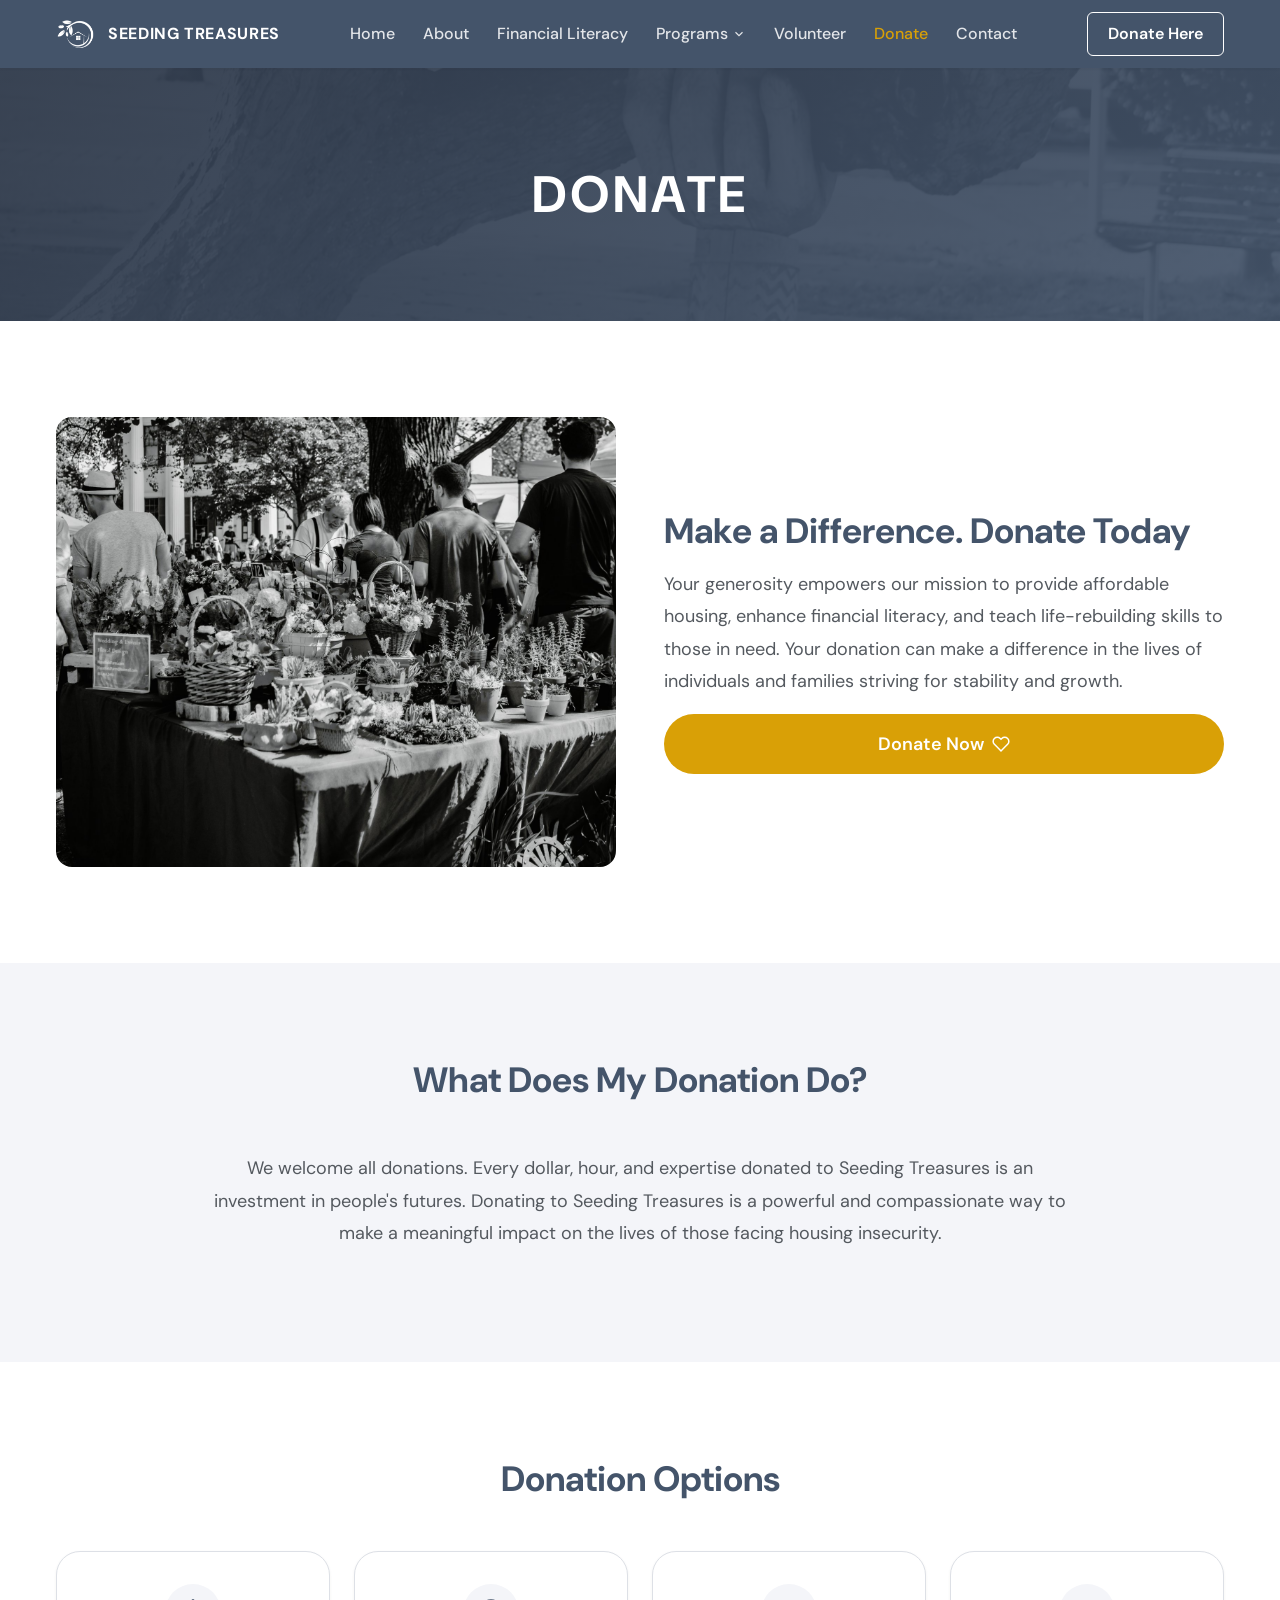
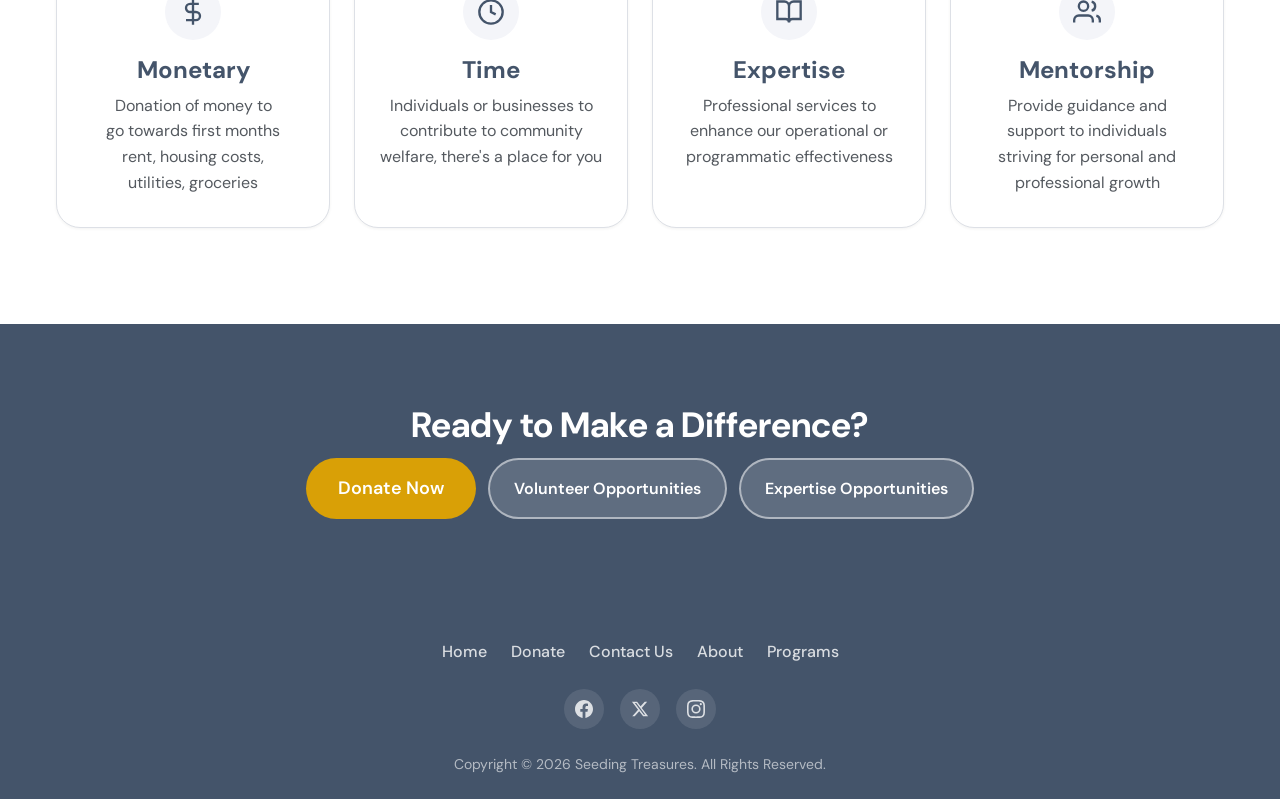
<file: donate.html>
<!DOCTYPE html>
<html lang="en">
<head>
  <meta charset="UTF-8">
  <meta name="viewport" content="width=device-width, initial-scale=1.0">
  <title>Donate | Seeding Treasures</title>
  <meta name="description" content="Your generosity empowers our mission to provide affordable housing and enhance financial literacy.">
  <meta property="og:title" content="Donate | Seeding Treasures">
  <meta property="og:description" content="Your generosity empowers our mission to provide affordable housing and enhance financial literacy.">
  <meta property="og:type" content="website">
  <meta property="og:url" content="https://seedingtreasures.org/donate.html">
  <meta property="og:site_name" content="Seeding Treasures">
  <meta property="og:image" content="https://seedingtreasures.org/images/logo-color.png">
  <meta name="twitter:card" content="summary_large_image">
  <meta name="twitter:title" content="Donate | Seeding Treasures">
  <meta name="twitter:description" content="Your generosity empowers our mission to provide affordable housing and enhance financial literacy.">
  <meta name="twitter:image" content="https://seedingtreasures.org/images/logo-color.png">
  <link rel="canonical" href="https://seedingtreasures.org/donate.html">
  <link rel="icon" type="image/png" href="images/logo-icon.png">
  <link rel="preconnect" href="https://fonts.googleapis.com">
  <link rel="preconnect" href="https://fonts.gstatic.com" crossorigin>
  <link href="https://fonts.googleapis.com/css2?family=DM+Sans:ital,opsz,wght@0,9..40,300..700;1,9..40,300..700&display=swap" rel="stylesheet">
  <link rel="stylesheet" href="base.css">
  <link rel="stylesheet" href="style.css">
</head>
<body>
  <header class="header">
    <div class="header__inner">
      <a href="index.html" class="header__logo">
        <img src="images/logo-icon.png" alt="Seeding Treasures logo" width="40" height="40">
        <span class="header__logo-text">Seeding Treasures</span>
      </a>
      <nav class="nav" aria-label="Main navigation">
        <a href="index.html" class="nav__link">Home</a>
        <a href="about.html" class="nav__link">About</a>
        <a href="financial-literacy.html" class="nav__link">Financial Literacy</a>
        <div class="nav__dropdown">
          <button class="nav__dropdown-trigger" aria-expanded="false" aria-haspopup="true">
            Programs
            <svg viewBox="0 0 24 24" fill="none" stroke="currentColor" stroke-width="2"><path d="M6 9l6 6 6-6"/></svg>
          </button>
          <div class="nav__dropdown-menu">
            <a href="programs.html">All Programs</a>
            <a href="rental.html">Rentals</a>
            <a href="ownership.html">Ownership</a>
            <a href="financial-literacy.html">Education</a>
          </div>
        </div>
        <a href="volunteer.html" class="nav__link">Volunteer</a>
        <a href="donate.html" class="nav__link nav__link--active">Donate</a>
        <a href="contact.html" class="nav__link">Contact</a>
      </nav>
      <a href="donate.html" class="btn-donate-header">Donate Here</a>
      <button class="mobile-toggle" aria-label="Open menu">
        <svg viewBox="0 0 24 24" fill="none" stroke="currentColor" stroke-width="2"><path d="M3 12h18M3 6h18M3 18h18"/></svg>
      </button>
    </div>
  </header>

  <div class="mobile-menu" aria-label="Mobile navigation">
    <div class="mobile-menu__header">
      <a href="index.html" class="header__logo">
        <img src="images/logo-icon.png" alt="Seeding Treasures" width="40" height="40">
        <span class="header__logo-text">Seeding Treasures</span>
      </a>
      <button class="mobile-menu__close" aria-label="Close menu">
        <svg viewBox="0 0 24 24" fill="none" stroke="currentColor" stroke-width="2"><path d="M18 6L6 18M6 6l12 12"/></svg>
      </button>
    </div>
    <nav class="mobile-menu__nav">
      <a href="index.html" class="mobile-menu__link">Home</a>
      <a href="about.html" class="mobile-menu__link">About</a>
      <a href="financial-literacy.html" class="mobile-menu__link">Financial Literacy</a>
      <a href="#" class="mobile-menu__link mobile-menu__sub-trigger">Programs ▾</a>
      <div class="mobile-menu__sub" style="display:none;">
        <a href="programs.html">All Programs</a>
        <a href="rental.html">Rentals</a>
        <a href="ownership.html">Ownership</a>
        <a href="financial-literacy.html">Education</a>
      </div>
      <a href="volunteer.html" class="mobile-menu__link">Volunteer</a>
      <a href="donate.html" class="mobile-menu__link">Donate</a>
      <a href="contact.html" class="mobile-menu__link">Contact</a>
      <a href="donate.html" class="mobile-menu__donate">Donate Here</a>
    </nav>
  </div>

  <section class="page-hero">
    <img src="images/neil-thomas.jpg" alt="Community collaboration" class="page-hero__bg">
    <h1 class="page-hero__title">Donate</h1>
  </section>

  <section class="section">
    <div class="container">
      <div class="two-col fade-up">
        <img src="images/kyle-nieber.jpg" alt="Person reading outdoors under a tree" class="two-col__image">
        <div class="two-col__content">
          <h2 class="two-col__title">Make a Difference. Donate Today</h2>
          <p class="two-col__text">Your generosity empowers our mission to provide affordable housing, enhance financial literacy, and teach life-rebuilding skills to those in need. Your donation can make a difference in the lives of individuals and families striving for stability and growth.</p>
          <a href="https://www.zeffy.com/donation-form/683b6859-06d5-4fdb-8d54-abfa19b05847" class="btn btn--accent btn--lg" target="_blank" rel="noopener">
            Donate Now
            <svg width="18" height="18" viewBox="0 0 24 24" fill="none" stroke="currentColor" stroke-width="2"><path d="M20.84 4.61a5.5 5.5 0 00-7.78 0L12 5.67l-1.06-1.06a5.5 5.5 0 00-7.78 7.78l1.06 1.06L12 21.23l7.78-7.78 1.06-1.06a5.5 5.5 0 000-7.78z"/></svg>
          </a>
        </div>
      </div>
    </div>
  </section>

  <section class="section section--warm">
    <div class="container container--narrow">
      <div class="section__header fade-up">
        <h2 class="section__title">What Does My Donation Do?</h2>
      </div>
      <div class="intro-text fade-up">
        <p>We welcome all donations. Every dollar, hour, and expertise donated to Seeding Treasures is an investment in people's futures. Donating to Seeding Treasures is a powerful and compassionate way to make a meaningful impact on the lives of those facing housing insecurity.</p>
      </div>
    </div>
  </section>

  <section class="section">
    <div class="container">
      <div class="section__header fade-up">
        <h2 class="section__title">Donation Options</h2>
      </div>
      <div class="donate-options fade-up">
        <div class="donate-option">
          <div class="donate-option__icon">
            <svg viewBox="0 0 24 24" fill="none" stroke="currentColor" stroke-width="2"><path d="M12 1v22M17 5H9.5a3.5 3.5 0 000 7h5a3.5 3.5 0 010 7H6"/></svg>
          </div>
          <h3 class="donate-option__title">Monetary</h3>
          <p class="donate-option__text">Donation of money to go towards first months rent, housing costs, utilities, groceries</p>
        </div>
        <div class="donate-option">
          <div class="donate-option__icon">
            <svg viewBox="0 0 24 24" fill="none" stroke="currentColor" stroke-width="2"><circle cx="12" cy="12" r="10"/><path d="M12 6v6l4 2"/></svg>
          </div>
          <h3 class="donate-option__title">Time</h3>
          <p class="donate-option__text">Individuals or businesses to contribute to community welfare, there's a place for you</p>
        </div>
        <div class="donate-option">
          <div class="donate-option__icon">
            <svg viewBox="0 0 24 24" fill="none" stroke="currentColor" stroke-width="2"><path d="M2 3h6a4 4 0 014 4v14a3 3 0 00-3-3H2zM22 3h-6a4 4 0 00-4 4v14a3 3 0 013-3h7z"/></svg>
          </div>
          <h3 class="donate-option__title">Expertise</h3>
          <p class="donate-option__text">Professional services to enhance our operational or programmatic effectiveness</p>
        </div>
        <div class="donate-option">
          <div class="donate-option__icon">
            <svg viewBox="0 0 24 24" fill="none" stroke="currentColor" stroke-width="2"><path d="M17 21v-2a4 4 0 00-4-4H5a4 4 0 00-4 4v2"/><circle cx="9" cy="7" r="4"/><path d="M23 21v-2a4 4 0 00-3-3.87M16 3.13a4 4 0 010 7.75"/></svg>
          </div>
          <h3 class="donate-option__title">Mentorship</h3>
          <p class="donate-option__text">Provide guidance and support to individuals striving for personal and professional growth</p>
        </div>
      </div>
    </div>
  </section>

  <section class="cta-section">
    <div class="container">
      <h2 class="cta-section__title fade-up">Ready to Make a Difference?</h2>
      <div class="btn-group fade-up">
        <a href="https://www.zeffy.com/donation-form/683b6859-06d5-4fdb-8d54-abfa19b05847" class="btn btn--accent btn--lg" target="_blank" rel="noopener">Donate Now</a>
        <a href="volunteer.html" class="btn btn--white">Volunteer Opportunities</a>
        <a href="programs.html" class="btn btn--white">Expertise Opportunities</a>
      </div>
    </div>
  </section>

  <footer class="footer">
    <div class="footer__inner">
      <nav class="footer__nav">
        <a href="index.html">Home</a>
        <a href="donate.html">Donate</a>
        <a href="contact.html">Contact Us</a>
        <a href="about.html">About</a>
        <a href="programs.html">Programs</a>
      </nav>
      <div class="footer__social">
        <a href="#" aria-label="Facebook"><svg viewBox="0 0 24 24" fill="currentColor"><path d="M24 12.073c0-6.627-5.373-12-12-12s-12 5.373-12 12c0 5.99 4.388 10.954 10.125 11.854v-8.385H7.078v-3.47h3.047V9.43c0-3.007 1.792-4.669 4.533-4.669 1.312 0 2.686.235 2.686.235v2.953H15.83c-1.491 0-1.956.925-1.956 1.874v2.25h3.328l-.532 3.47h-2.796v8.385C19.612 23.027 24 18.062 24 12.073z"/></svg></a>
        <a href="#" aria-label="X / Twitter"><svg viewBox="0 0 24 24" fill="currentColor"><path d="M18.244 2.25h3.308l-7.227 8.26 8.502 11.24H16.17l-5.214-6.817L4.99 21.75H1.68l7.73-8.835L1.254 2.25H8.08l4.713 6.231zm-1.161 17.52h1.833L7.084 4.126H5.117z"/></svg></a>
        <a href="#" aria-label="Instagram"><svg viewBox="0 0 24 24" fill="currentColor"><path d="M12 2.163c3.204 0 3.584.012 4.85.07 3.252.148 4.771 1.691 4.919 4.919.058 1.265.069 1.645.069 4.849 0 3.205-.012 3.584-.069 4.849-.149 3.225-1.664 4.771-4.919 4.919-1.266.058-1.644.07-4.85.07-3.204 0-3.584-.012-4.849-.07-3.26-.149-4.771-1.699-4.919-4.92-.058-1.265-.07-1.644-.07-4.849 0-3.204.013-3.583.07-4.849.149-3.227 1.664-4.771 4.919-4.919 1.266-.057 1.645-.069 4.849-.069zM12 0C8.741 0 8.333.014 7.053.072 2.695.272.273 2.69.073 7.052.014 8.333 0 8.741 0 12c0 3.259.014 3.668.072 4.948.2 4.358 2.618 6.78 6.98 6.98C8.333 23.986 8.741 24 12 24c3.259 0 3.668-.014 4.948-.072 4.354-.2 6.782-2.618 6.979-6.98.059-1.28.073-1.689.073-4.948 0-3.259-.014-3.667-.072-4.947-.196-4.354-2.617-6.78-6.979-6.98C15.668.014 15.259 0 12 0zm0 5.838a6.162 6.162 0 100 12.324 6.162 6.162 0 000-12.324zM12 16a4 4 0 110-8 4 4 0 010 8zm6.406-11.845a1.44 1.44 0 100 2.881 1.44 1.44 0 000-2.881z"/></svg></a>
      </div>
      <p class="footer__copy">Copyright &copy; 2026 Seeding Treasures. All Rights Reserved.</p>
    </div>
  </footer>

  <script src="main.js"></script>
</body>
</html>
</file>
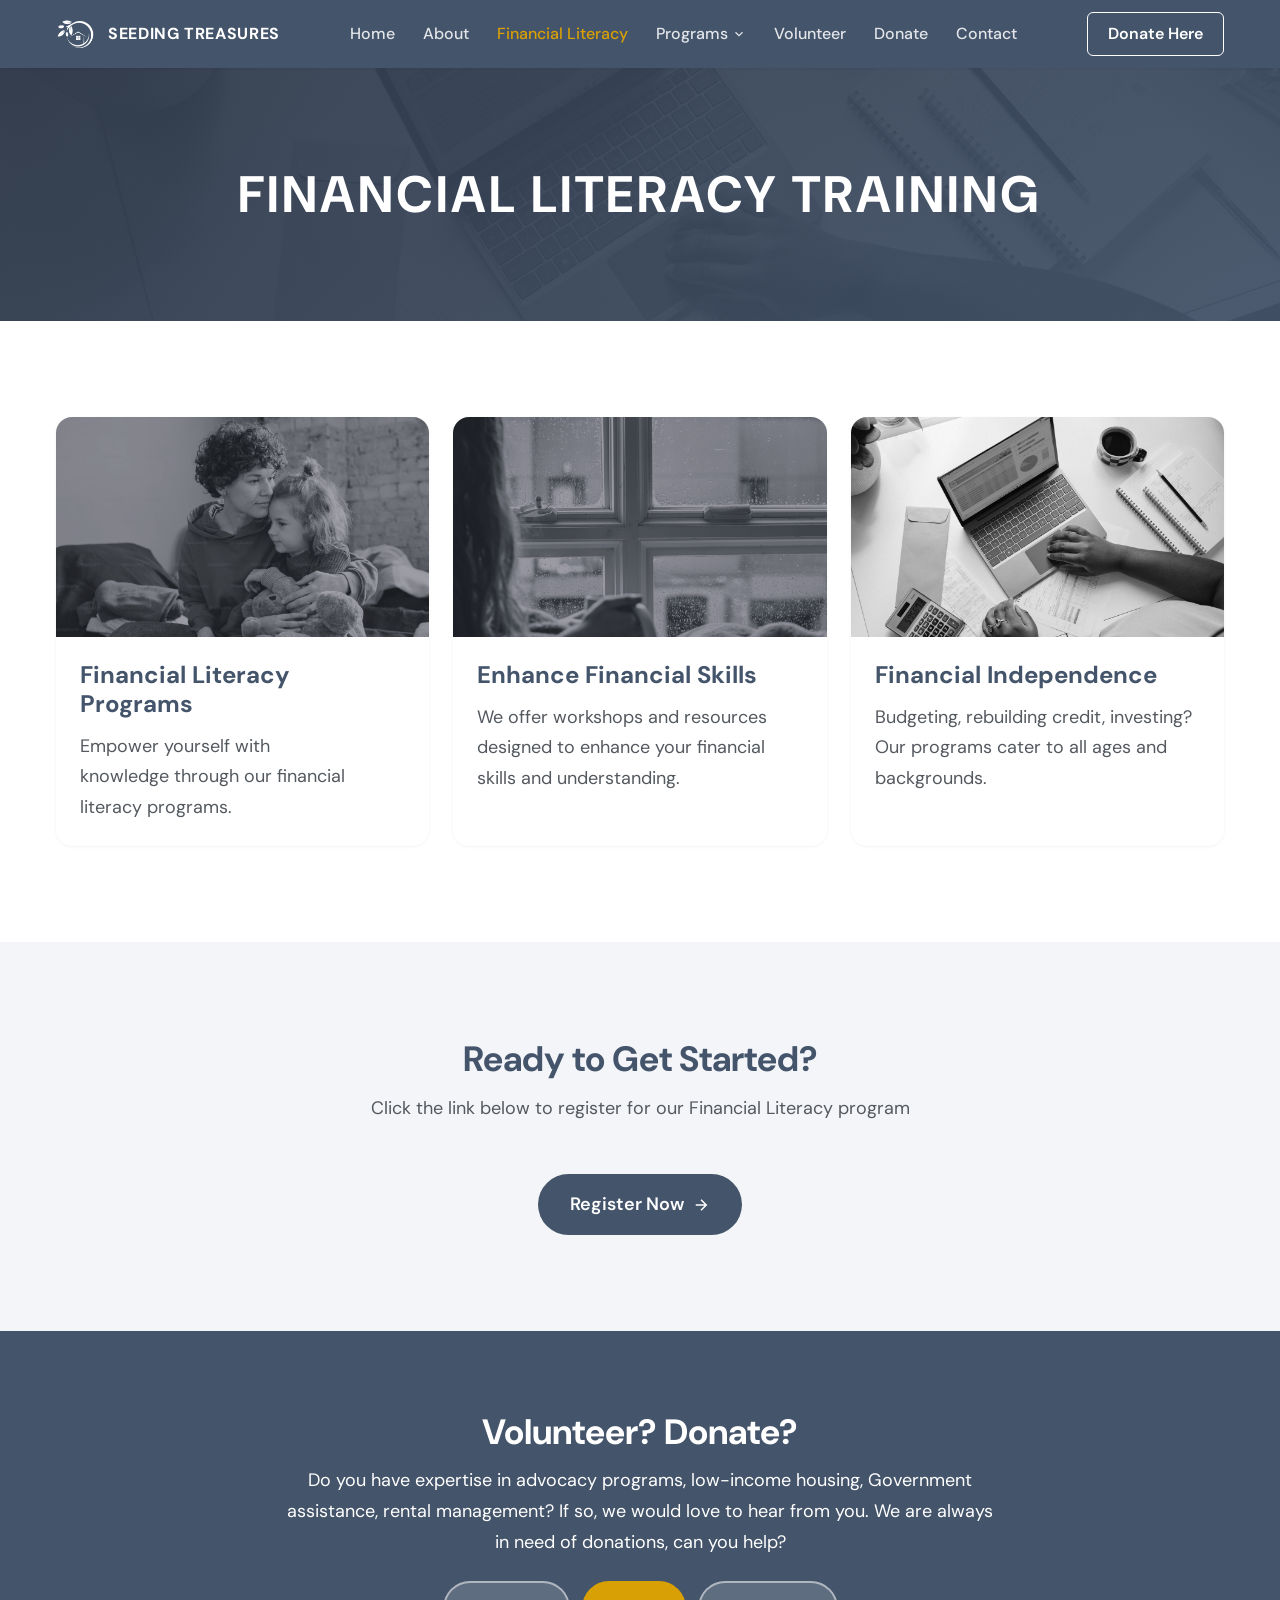
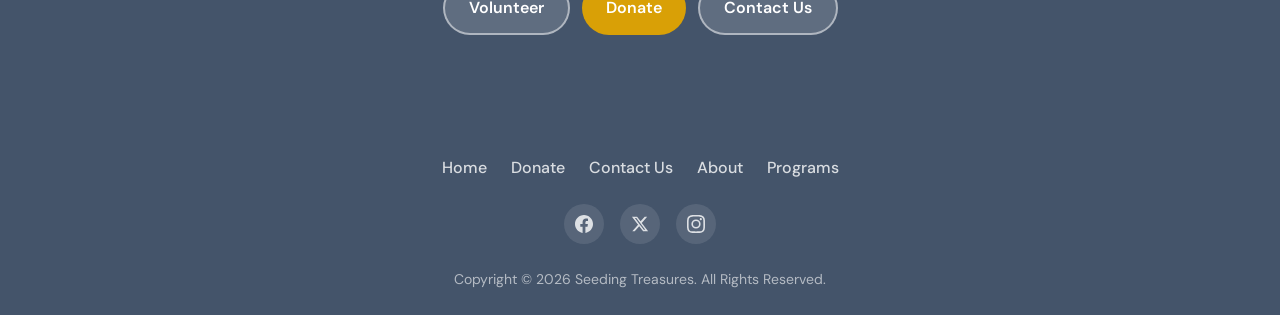
<file: financial-literacy.html>
<!DOCTYPE html>
<html lang="en">
<head>
  <meta charset="UTF-8">
  <meta name="viewport" content="width=device-width, initial-scale=1.0">
  <title>Financial Literacy | Seeding Treasures</title>
  <meta name="description" content="Empower yourself with financial literacy programs from Seeding Treasures.">
  <meta property="og:title" content="Financial Literacy | Seeding Treasures">
  <meta property="og:description" content="Empower yourself with financial literacy programs from Seeding Treasures.">
  <meta property="og:type" content="website">
  <meta property="og:url" content="https://seedingtreasures.org/financial-literacy.html">
  <meta property="og:site_name" content="Seeding Treasures">
  <meta property="og:image" content="https://seedingtreasures.org/images/logo-color.png">
  <meta name="twitter:card" content="summary_large_image">
  <meta name="twitter:title" content="Financial Literacy | Seeding Treasures">
  <meta name="twitter:description" content="Empower yourself with financial literacy programs from Seeding Treasures.">
  <meta name="twitter:image" content="https://seedingtreasures.org/images/logo-color.png">
  <link rel="canonical" href="https://seedingtreasures.org/financial-literacy.html">
  <link rel="icon" type="image/png" href="images/logo-icon.png">
  <link rel="preconnect" href="https://fonts.googleapis.com">
  <link rel="preconnect" href="https://fonts.gstatic.com" crossorigin>
  <link href="https://fonts.googleapis.com/css2?family=DM+Sans:ital,opsz,wght@0,9..40,300..700;1,9..40,300..700&display=swap" rel="stylesheet">
  <link rel="stylesheet" href="base.css">
  <link rel="stylesheet" href="style.css">
</head>
<body>
  <header class="header">
    <div class="header__inner">
      <a href="index.html" class="header__logo">
        <img src="images/logo-icon.png" alt="Seeding Treasures logo" width="40" height="40">
        <span class="header__logo-text">Seeding Treasures</span>
      </a>
      <nav class="nav" aria-label="Main navigation">
        <a href="index.html" class="nav__link">Home</a>
        <a href="about.html" class="nav__link">About</a>
        <a href="financial-literacy.html" class="nav__link nav__link--active">Financial Literacy</a>
        <div class="nav__dropdown">
          <button class="nav__dropdown-trigger" aria-expanded="false" aria-haspopup="true">
            Programs
            <svg viewBox="0 0 24 24" fill="none" stroke="currentColor" stroke-width="2"><path d="M6 9l6 6 6-6"/></svg>
          </button>
          <div class="nav__dropdown-menu">
            <a href="programs.html">All Programs</a>
            <a href="rental.html">Rentals</a>
            <a href="ownership.html">Ownership</a>
            <a href="financial-literacy.html">Education</a>
          </div>
        </div>
        <a href="volunteer.html" class="nav__link">Volunteer</a>
        <a href="donate.html" class="nav__link">Donate</a>
        <a href="contact.html" class="nav__link">Contact</a>
      </nav>
      <a href="donate.html" class="btn-donate-header">Donate Here</a>
      <button class="mobile-toggle" aria-label="Open menu">
        <svg viewBox="0 0 24 24" fill="none" stroke="currentColor" stroke-width="2"><path d="M3 12h18M3 6h18M3 18h18"/></svg>
      </button>
    </div>
  </header>

  <div class="mobile-menu" aria-label="Mobile navigation">
    <div class="mobile-menu__header">
      <a href="index.html" class="header__logo">
        <img src="images/logo-icon.png" alt="Seeding Treasures" width="40" height="40">
        <span class="header__logo-text">Seeding Treasures</span>
      </a>
      <button class="mobile-menu__close" aria-label="Close menu">
        <svg viewBox="0 0 24 24" fill="none" stroke="currentColor" stroke-width="2"><path d="M18 6L6 18M6 6l12 12"/></svg>
      </button>
    </div>
    <nav class="mobile-menu__nav">
      <a href="index.html" class="mobile-menu__link">Home</a>
      <a href="about.html" class="mobile-menu__link">About</a>
      <a href="financial-literacy.html" class="mobile-menu__link">Financial Literacy</a>
      <a href="#" class="mobile-menu__link mobile-menu__sub-trigger">Programs ▾</a>
      <div class="mobile-menu__sub" style="display:none;">
        <a href="programs.html">All Programs</a>
        <a href="rental.html">Rentals</a>
        <a href="ownership.html">Ownership</a>
        <a href="financial-literacy.html">Education</a>
      </div>
      <a href="volunteer.html" class="mobile-menu__link">Volunteer</a>
      <a href="donate.html" class="mobile-menu__link">Donate</a>
      <a href="contact.html" class="mobile-menu__link">Contact</a>
      <a href="donate.html" class="mobile-menu__donate">Donate Here</a>
    </nav>
  </div>

  <section class="page-hero">
    <img src="images/financial-skills.jpg" alt="Financial education" class="page-hero__bg">
    <h1 class="page-hero__title">Financial Literacy Training</h1>
  </section>

  <section class="section">
    <div class="container">
      <div class="cards-grid fade-up">
        <article class="card">
          <img src="images/rental-app.png" alt="Financial literacy programs" class="card__image">
          <div class="card__body">
            <h3 class="card__title">Financial Literacy Programs</h3>
            <p class="card__text">Empower yourself with knowledge through our financial literacy programs.</p>
          </div>
        </article>
        <article class="card">
          <img src="images/stat-1.png" alt="Financial statistics and data" class="card__image">
          <div class="card__body">
            <h3 class="card__title">Enhance Financial Skills</h3>
            <p class="card__text">We offer workshops and resources designed to enhance your financial skills and understanding.</p>
          </div>
        </article>
        <article class="card">
          <img src="images/financial-skills.jpg" alt="Building financial independence" class="card__image">
          <div class="card__body">
            <h3 class="card__title">Financial Independence</h3>
            <p class="card__text">Budgeting, rebuilding credit, investing? Our programs cater to all ages and backgrounds.</p>
          </div>
        </article>
      </div>
    </div>
  </section>

  <section class="section section--green">
    <div class="container container--narrow">
      <div class="section__header fade-up">
        <h2 class="section__title">Ready to Get Started?</h2>
        <p class="section__subtitle">Click the link below to register for our Financial Literacy program</p>
      </div>
      <div class="text-center fade-up">
        <a href="https://seedingtreasures-my.sharepoint.com/:v:/g/personal/admin_seedingtreasures_org/Ebmd8q-Hkf1Dme8wB9jxGlgBL5hhAAt5ImBs1FT5OKeT9g?e=4%3auRpAdB&at=9" class="btn btn--primary btn--lg" target="_blank" rel="noopener">
          Register Now
          <svg width="18" height="18" viewBox="0 0 24 24" fill="none" stroke="currentColor" stroke-width="2"><path d="M5 12h14M12 5l7 7-7 7"/></svg>
        </a>
      </div>
    </div>
  </section>

  <section class="cta-section">
    <div class="container">
      <h2 class="cta-section__title fade-up">Volunteer? Donate?</h2>
      <p class="cta-section__text fade-up">Do you have expertise in advocacy programs, low-income housing, Government assistance, rental management? If so, we would love to hear from you. We are always in need of donations, can you help?</p>
      <div class="btn-group fade-up">
        <a href="volunteer.html" class="btn btn--white">Volunteer</a>
        <a href="donate.html" class="btn btn--accent">Donate</a>
        <a href="contact.html" class="btn btn--white">Contact Us</a>
      </div>
    </div>
  </section>

  <footer class="footer">
    <div class="footer__inner">
      <nav class="footer__nav">
        <a href="index.html">Home</a>
        <a href="donate.html">Donate</a>
        <a href="contact.html">Contact Us</a>
        <a href="about.html">About</a>
        <a href="programs.html">Programs</a>
      </nav>
      <div class="footer__social">
        <a href="#" aria-label="Facebook"><svg viewBox="0 0 24 24" fill="currentColor"><path d="M24 12.073c0-6.627-5.373-12-12-12s-12 5.373-12 12c0 5.99 4.388 10.954 10.125 11.854v-8.385H7.078v-3.47h3.047V9.43c0-3.007 1.792-4.669 4.533-4.669 1.312 0 2.686.235 2.686.235v2.953H15.83c-1.491 0-1.956.925-1.956 1.874v2.25h3.328l-.532 3.47h-2.796v8.385C19.612 23.027 24 18.062 24 12.073z"/></svg></a>
        <a href="#" aria-label="X / Twitter"><svg viewBox="0 0 24 24" fill="currentColor"><path d="M18.244 2.25h3.308l-7.227 8.26 8.502 11.24H16.17l-5.214-6.817L4.99 21.75H1.68l7.73-8.835L1.254 2.25H8.08l4.713 6.231zm-1.161 17.52h1.833L7.084 4.126H5.117z"/></svg></a>
        <a href="#" aria-label="Instagram"><svg viewBox="0 0 24 24" fill="currentColor"><path d="M12 2.163c3.204 0 3.584.012 4.85.07 3.252.148 4.771 1.691 4.919 4.919.058 1.265.069 1.645.069 4.849 0 3.205-.012 3.584-.069 4.849-.149 3.225-1.664 4.771-4.919 4.919-1.266.058-1.644.07-4.85.07-3.204 0-3.584-.012-4.849-.07-3.26-.149-4.771-1.699-4.919-4.92-.058-1.265-.07-1.644-.07-4.849 0-3.204.013-3.583.07-4.849.149-3.227 1.664-4.771 4.919-4.919 1.266-.057 1.645-.069 4.849-.069zM12 0C8.741 0 8.333.014 7.053.072 2.695.272.273 2.69.073 7.052.014 8.333 0 8.741 0 12c0 3.259.014 3.668.072 4.948.2 4.358 2.618 6.78 6.98 6.98C8.333 23.986 8.741 24 12 24c3.259 0 3.668-.014 4.948-.072 4.354-.2 6.782-2.618 6.979-6.98.059-1.28.073-1.689.073-4.948 0-3.259-.014-3.667-.072-4.947-.196-4.354-2.617-6.78-6.979-6.98C15.668.014 15.259 0 12 0zm0 5.838a6.162 6.162 0 100 12.324 6.162 6.162 0 000-12.324zM12 16a4 4 0 110-8 4 4 0 010 8zm6.406-11.845a1.44 1.44 0 100 2.881 1.44 1.44 0 000-2.881z"/></svg></a>
      </div>
      <p class="footer__copy">Copyright &copy; 2026 Seeding Treasures. All Rights Reserved.</p>
    </div>
  </footer>

  <script src="main.js"></script>
</body>
</html>
</file>
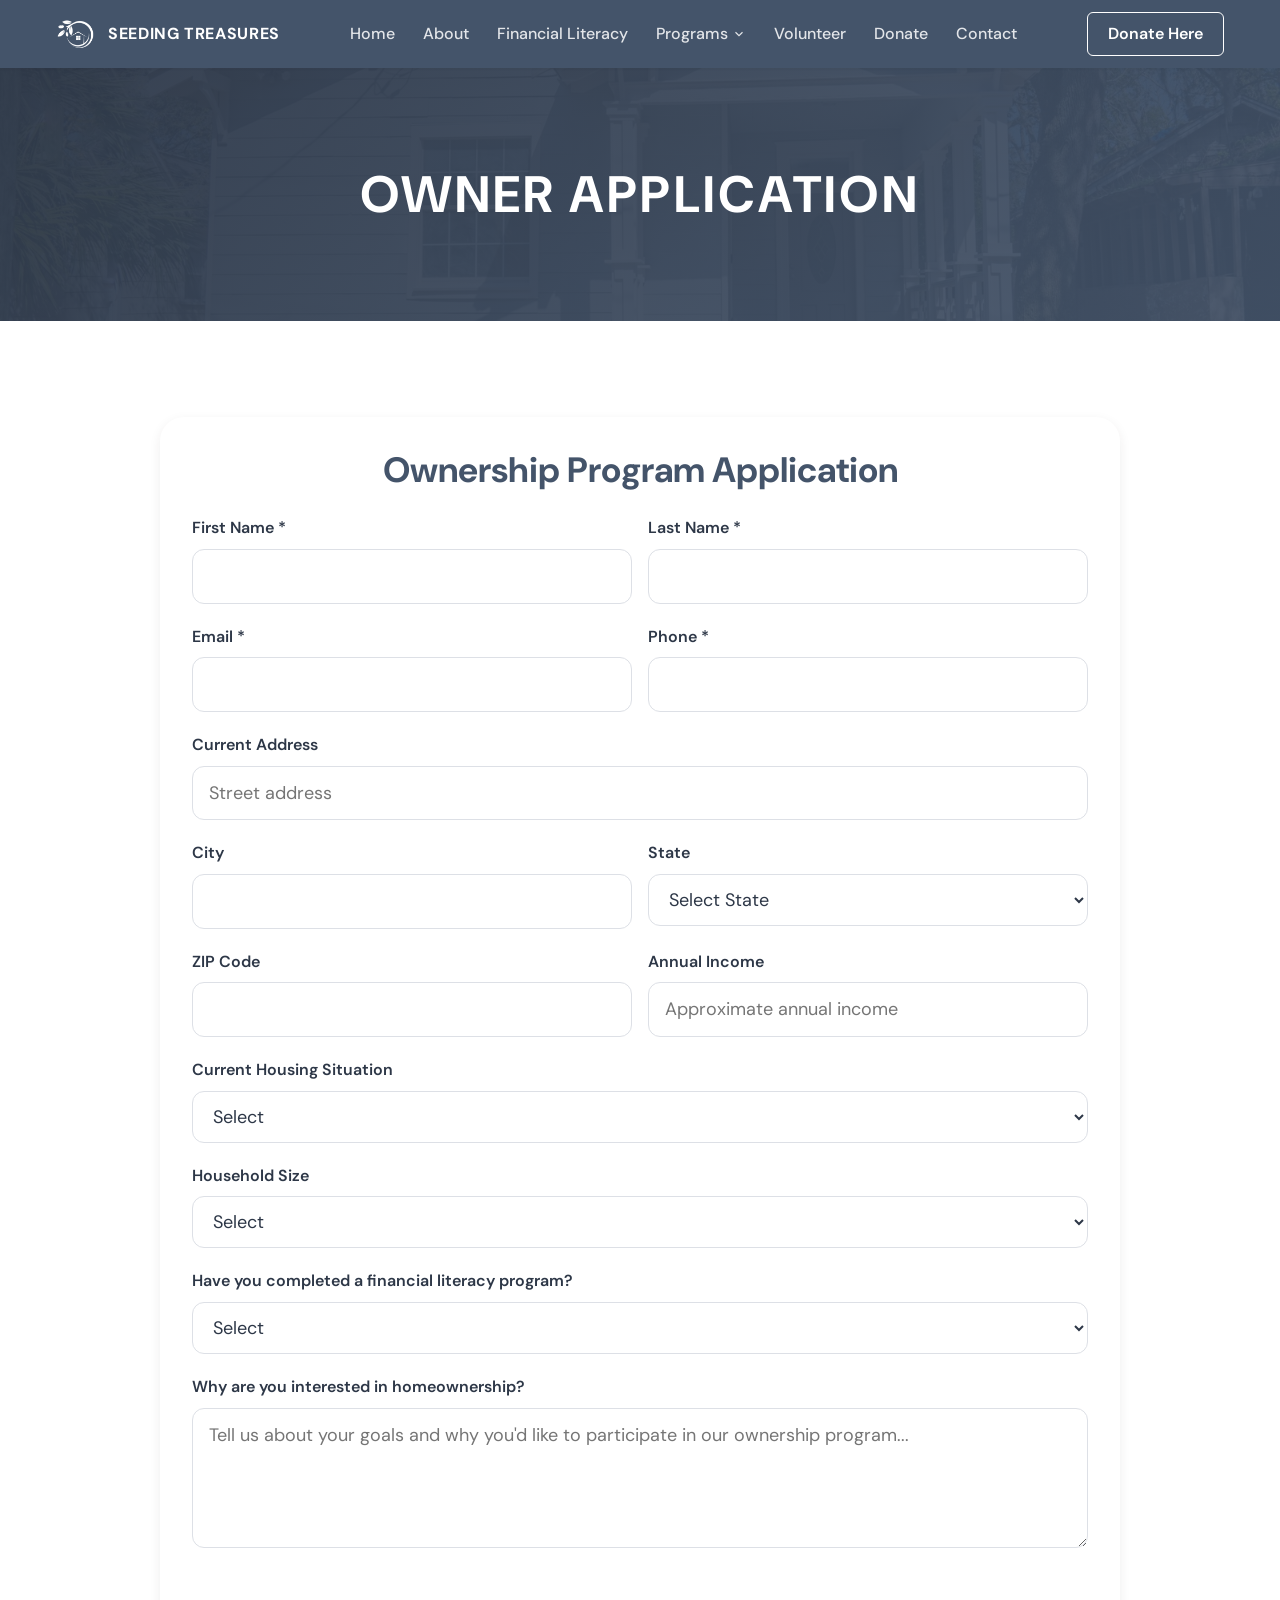
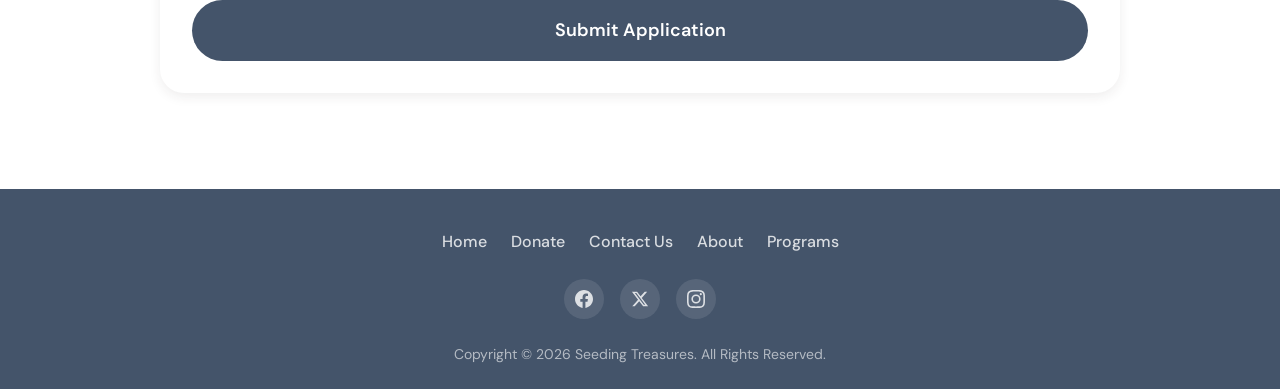
<file: owner-application.html>
<!DOCTYPE html>
<html lang="en">
<head>
  <meta charset="UTF-8">
  <meta name="viewport" content="width=device-width, initial-scale=1.0">
  <title>Owner Application | Seeding Treasures</title>
  <meta name="description" content="Apply for Seeding Treasures homeownership program.">
  <meta property="og:title" content="Owner Application | Seeding Treasures">
  <meta property="og:description" content="Apply for Seeding Treasures homeownership program.">
  <meta property="og:type" content="website">
  <meta property="og:url" content="https://seedingtreasures.org/owner-application.html">
  <meta property="og:site_name" content="Seeding Treasures">
  <meta property="og:image" content="https://seedingtreasures.org/images/logo-color.png">
  <meta name="twitter:card" content="summary_large_image">
  <meta name="twitter:title" content="Owner Application | Seeding Treasures">
  <meta name="twitter:description" content="Apply for Seeding Treasures homeownership program.">
  <meta name="twitter:image" content="https://seedingtreasures.org/images/logo-color.png">
  <link rel="canonical" href="https://seedingtreasures.org/owner-application.html">
  <link rel="icon" type="image/png" href="images/logo-icon.png">
  <link rel="preconnect" href="https://fonts.googleapis.com">
  <link rel="preconnect" href="https://fonts.gstatic.com" crossorigin>
  <link href="https://fonts.googleapis.com/css2?family=DM+Sans:ital,opsz,wght@0,9..40,300..700;1,9..40,300..700&display=swap" rel="stylesheet">
  <link rel="stylesheet" href="base.css">
  <link rel="stylesheet" href="style.css">
</head>
<body>
  <header class="header">
    <div class="header__inner">
      <a href="index.html" class="header__logo">
        <img src="images/logo-icon.png" alt="Seeding Treasures logo" width="40" height="40">
        <span class="header__logo-text">Seeding Treasures</span>
      </a>
      <nav class="nav" aria-label="Main navigation">
        <a href="index.html" class="nav__link">Home</a>
        <a href="about.html" class="nav__link">About</a>
        <a href="financial-literacy.html" class="nav__link">Financial Literacy</a>
        <div class="nav__dropdown">
          <button class="nav__dropdown-trigger" aria-expanded="false" aria-haspopup="true">
            Programs
            <svg viewBox="0 0 24 24" fill="none" stroke="currentColor" stroke-width="2"><path d="M6 9l6 6 6-6"/></svg>
          </button>
          <div class="nav__dropdown-menu">
            <a href="programs.html">All Programs</a>
            <a href="rental.html">Rentals</a>
            <a href="ownership.html">Ownership</a>
            <a href="financial-literacy.html">Education</a>
          </div>
        </div>
        <a href="volunteer.html" class="nav__link">Volunteer</a>
        <a href="donate.html" class="nav__link">Donate</a>
        <a href="contact.html" class="nav__link">Contact</a>
      </nav>
      <a href="donate.html" class="btn-donate-header">Donate Here</a>
      <button class="mobile-toggle" aria-label="Open menu">
        <svg viewBox="0 0 24 24" fill="none" stroke="currentColor" stroke-width="2"><path d="M3 12h18M3 6h18M3 18h18"/></svg>
      </button>
    </div>
  </header>

  <div class="mobile-menu" aria-label="Mobile navigation">
    <div class="mobile-menu__header">
      <a href="index.html" class="header__logo">
        <img src="images/logo-icon.png" alt="Seeding Treasures" width="40" height="40">
        <span class="header__logo-text">Seeding Treasures</span>
      </a>
      <button class="mobile-menu__close" aria-label="Close menu">
        <svg viewBox="0 0 24 24" fill="none" stroke="currentColor" stroke-width="2"><path d="M18 6L6 18M6 6l12 12"/></svg>
      </button>
    </div>
    <nav class="mobile-menu__nav">
      <a href="index.html" class="mobile-menu__link">Home</a>
      <a href="about.html" class="mobile-menu__link">About</a>
      <a href="financial-literacy.html" class="mobile-menu__link">Financial Literacy</a>
      <a href="#" class="mobile-menu__link mobile-menu__sub-trigger">Programs ▾</a>
      <div class="mobile-menu__sub" style="display:none;">
        <a href="programs.html">All Programs</a>
        <a href="rental.html">Rentals</a>
        <a href="ownership.html">Ownership</a>
        <a href="financial-literacy.html">Education</a>
      </div>
      <a href="volunteer.html" class="mobile-menu__link">Volunteer</a>
      <a href="donate.html" class="mobile-menu__link">Donate</a>
      <a href="contact.html" class="mobile-menu__link">Contact</a>
      <a href="donate.html" class="mobile-menu__donate">Donate Here</a>
    </nav>
  </div>

  <section class="page-hero">
    <img src="images/property-2.jpg" alt="Home ownership" class="page-hero__bg">
    <h1 class="page-hero__title">Owner Application</h1>
  </section>

  <section class="section">
    <div class="container">
      <div class="form-container form-container--wide fade-up">
        <h3 class="form__title">Ownership Program Application</h3>
        <form action="https://formsubmit.co/admin@seedingtreasures.org" method="POST">
          <input type="hidden" name="_subject" value="New Ownership Application — Seeding Treasures">
          <input type="hidden" name="_captcha" value="false">
          <input type="hidden" name="_next" value="https://seedingtreasures.org/owner-application.html">
          <div class="form__row">
            <div class="form__group">
              <label class="form__label" for="oa-first">First Name *</label>
              <input type="text" id="oa-first" name="first_name" class="form__input" required>
            </div>
            <div class="form__group">
              <label class="form__label" for="oa-last">Last Name *</label>
              <input type="text" id="oa-last" name="last_name" class="form__input" required>
            </div>
          </div>
          <div class="form__row">
            <div class="form__group">
              <label class="form__label" for="oa-email">Email *</label>
              <input type="email" id="oa-email" name="email" class="form__input" required>
            </div>
            <div class="form__group">
              <label class="form__label" for="oa-phone">Phone *</label>
              <input type="tel" id="oa-phone" name="phone" class="form__input" required>
            </div>
          </div>
          <div class="form__group">
            <label class="form__label" for="oa-address">Current Address</label>
            <input type="text" id="oa-address" name="address" class="form__input" placeholder="Street address">
          </div>
          <div class="form__row">
            <div class="form__group">
              <label class="form__label" for="oa-city">City</label>
              <input type="text" id="oa-city" name="city" class="form__input">
            </div>
            <div class="form__group">
              <label class="form__label" for="oa-state">State</label>
              <select id="oa-state" name="state" class="form__select">
                <option value="">Select State</option>
                <option value="GA">Georgia</option>
                <option value="FL">Florida</option>
                <option value="AL">Alabama</option>
                <option value="TN">Tennessee</option>
              </select>
            </div>
          </div>
          <div class="form__row">
            <div class="form__group">
              <label class="form__label" for="oa-zip">ZIP Code</label>
              <input type="text" id="oa-zip" name="zip" class="form__input">
            </div>
            <div class="form__group">
              <label class="form__label" for="oa-income">Annual Income</label>
              <input type="text" id="oa-income" name="annual_income" class="form__input" placeholder="Approximate annual income">
            </div>
          </div>
          <div class="form__group">
            <label class="form__label" for="oa-current">Current Housing Situation</label>
            <select id="oa-current" name="current_housing" class="form__select">
              <option value="">Select</option>
              <option value="renting">Renting</option>
              <option value="public-housing">Public Housing / Section 8</option>
              <option value="family">Living with Family</option>
              <option value="other">Other</option>
            </select>
          </div>
          <div class="form__group">
            <label class="form__label" for="oa-household">Household Size</label>
            <select id="oa-household" name="household_size" class="form__select">
              <option value="">Select</option>
              <option value="1">1</option>
              <option value="2">2</option>
              <option value="3">3</option>
              <option value="4">4</option>
              <option value="5">5</option>
              <option value="6+">6+</option>
            </select>
          </div>
          <div class="form__group">
            <label class="form__label" for="oa-credit">Have you completed a financial literacy program?</label>
            <select id="oa-credit" name="credit_score_range" class="form__select">
              <option value="">Select</option>
              <option value="yes">Yes</option>
              <option value="no">No</option>
              <option value="in-progress">Currently Enrolled</option>
            </select>
          </div>
          <div class="form__group">
            <label class="form__label" for="oa-message">Why are you interested in homeownership?</label>
            <textarea id="oa-message" name="goals" class="form__textarea" placeholder="Tell us about your goals and why you'd like to participate in our ownership program..."></textarea>
          </div>
          <button type="submit" class="btn btn--primary btn--lg form__submit">Submit Application</button>
        </form>
      </div>
    </div>
  </section>

  <footer class="footer">
    <div class="footer__inner">
      <nav class="footer__nav">
        <a href="index.html">Home</a>
        <a href="donate.html">Donate</a>
        <a href="contact.html">Contact Us</a>
        <a href="about.html">About</a>
        <a href="programs.html">Programs</a>
      </nav>
      <div class="footer__social">
        <a href="#" aria-label="Facebook"><svg viewBox="0 0 24 24" fill="currentColor"><path d="M24 12.073c0-6.627-5.373-12-12-12s-12 5.373-12 12c0 5.99 4.388 10.954 10.125 11.854v-8.385H7.078v-3.47h3.047V9.43c0-3.007 1.792-4.669 4.533-4.669 1.312 0 2.686.235 2.686.235v2.953H15.83c-1.491 0-1.956.925-1.956 1.874v2.25h3.328l-.532 3.47h-2.796v8.385C19.612 23.027 24 18.062 24 12.073z"/></svg></a>
        <a href="#" aria-label="X / Twitter"><svg viewBox="0 0 24 24" fill="currentColor"><path d="M18.244 2.25h3.308l-7.227 8.26 8.502 11.24H16.17l-5.214-6.817L4.99 21.75H1.68l7.73-8.835L1.254 2.25H8.08l4.713 6.231zm-1.161 17.52h1.833L7.084 4.126H5.117z"/></svg></a>
        <a href="#" aria-label="Instagram"><svg viewBox="0 0 24 24" fill="currentColor"><path d="M12 2.163c3.204 0 3.584.012 4.85.07 3.252.148 4.771 1.691 4.919 4.919.058 1.265.069 1.645.069 4.849 0 3.205-.012 3.584-.069 4.849-.149 3.225-1.664 4.771-4.919 4.919-1.266.058-1.644.07-4.85.07-3.204 0-3.584-.012-4.849-.07-3.26-.149-4.771-1.699-4.919-4.92-.058-1.265-.07-1.644-.07-4.849 0-3.204.013-3.583.07-4.849.149-3.227 1.664-4.771 4.919-4.919 1.266-.057 1.645-.069 4.849-.069zM12 0C8.741 0 8.333.014 7.053.072 2.695.272.273 2.69.073 7.052.014 8.333 0 8.741 0 12c0 3.259.014 3.668.072 4.948.2 4.358 2.618 6.78 6.98 6.98C8.333 23.986 8.741 24 12 24c3.259 0 3.668-.014 4.948-.072 4.354-.2 6.782-2.618 6.979-6.98.059-1.28.073-1.689.073-4.948 0-3.259-.014-3.667-.072-4.947-.196-4.354-2.617-6.78-6.979-6.98C15.668.014 15.259 0 12 0zm0 5.838a6.162 6.162 0 100 12.324 6.162 6.162 0 000-12.324zM12 16a4 4 0 110-8 4 4 0 010 8zm6.406-11.845a1.44 1.44 0 100 2.881 1.44 1.44 0 000-2.881z"/></svg></a>
      </div>
      <p class="footer__copy">Copyright &copy; 2026 Seeding Treasures. All Rights Reserved.</p>
    </div>
  </footer>

  <script src="main.js"></script>
</body>
</html>
</file>
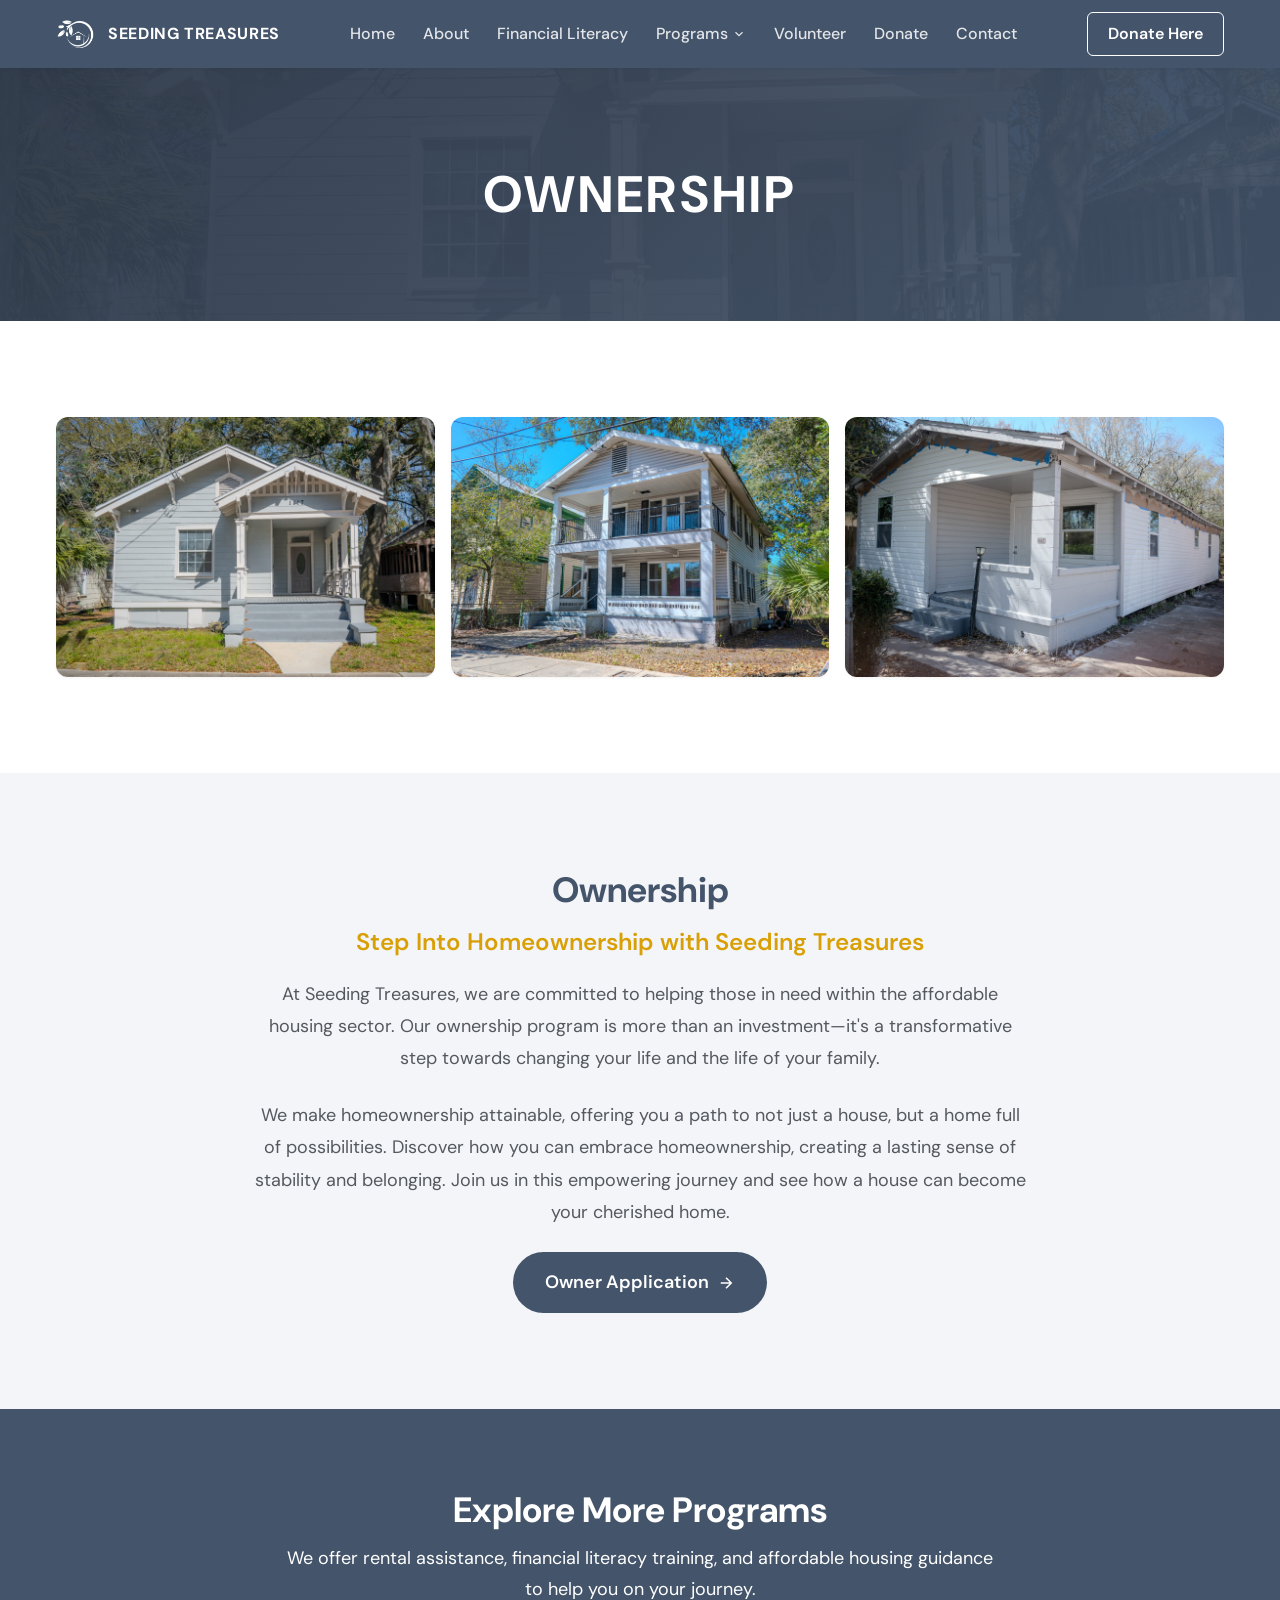
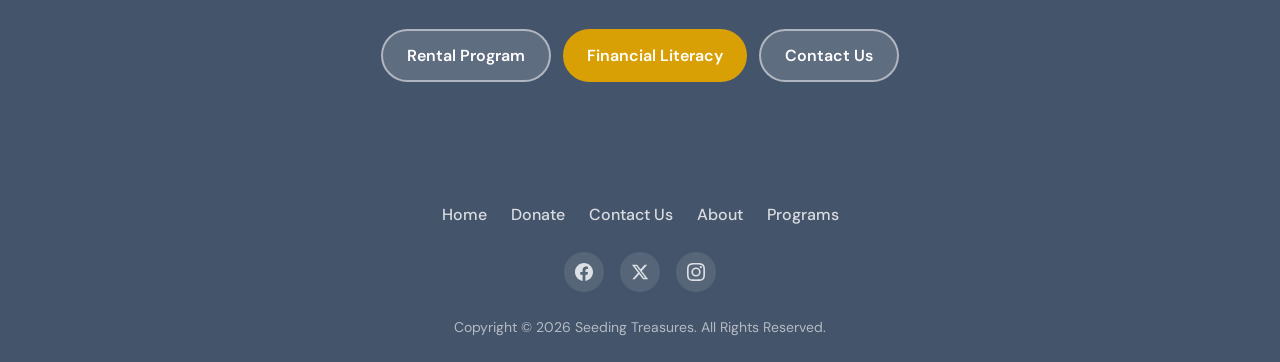
<file: ownership.html>
<!DOCTYPE html>
<html lang="en">
<head>
  <meta charset="UTF-8">
  <meta name="viewport" content="width=device-width, initial-scale=1.0">
  <title>Ownership | Seeding Treasures</title>
  <meta name="description" content="Step into homeownership with Seeding Treasures affordable housing and financial guidance programs.">
  <meta property="og:title" content="Ownership | Seeding Treasures">
  <meta property="og:description" content="Step into homeownership with Seeding Treasures affordable housing and financial guidance programs.">
  <meta property="og:type" content="website">
  <meta property="og:url" content="https://seedingtreasures.org/ownership.html">
  <meta property="og:site_name" content="Seeding Treasures">
  <meta property="og:image" content="https://seedingtreasures.org/images/logo-color.png">
  <meta name="twitter:card" content="summary_large_image">
  <meta name="twitter:title" content="Ownership | Seeding Treasures">
  <meta name="twitter:description" content="Step into homeownership with Seeding Treasures affordable housing and financial guidance programs.">
  <meta name="twitter:image" content="https://seedingtreasures.org/images/logo-color.png">
  <link rel="canonical" href="https://seedingtreasures.org/ownership.html">
  <link rel="icon" type="image/png" href="images/logo-icon.png">
  <link rel="preconnect" href="https://fonts.googleapis.com">
  <link rel="preconnect" href="https://fonts.gstatic.com" crossorigin>
  <link href="https://fonts.googleapis.com/css2?family=DM+Sans:ital,opsz,wght@0,9..40,300..700;1,9..40,300..700&display=swap" rel="stylesheet">
  <link rel="stylesheet" href="base.css">
  <link rel="stylesheet" href="style.css">
</head>
<body>
  <header class="header">
    <div class="header__inner">
      <a href="index.html" class="header__logo">
        <img src="images/logo-icon.png" alt="Seeding Treasures logo" width="40" height="40">
        <span class="header__logo-text">Seeding Treasures</span>
      </a>
      <nav class="nav" aria-label="Main navigation">
        <a href="index.html" class="nav__link">Home</a>
        <a href="about.html" class="nav__link">About</a>
        <a href="financial-literacy.html" class="nav__link">Financial Literacy</a>
        <div class="nav__dropdown">
          <button class="nav__dropdown-trigger" aria-expanded="false" aria-haspopup="true">
            Programs
            <svg viewBox="0 0 24 24" fill="none" stroke="currentColor" stroke-width="2"><path d="M6 9l6 6 6-6"/></svg>
          </button>
          <div class="nav__dropdown-menu">
            <a href="programs.html">All Programs</a>
            <a href="rental.html">Rentals</a>
            <a href="ownership.html">Ownership</a>
            <a href="financial-literacy.html">Education</a>
          </div>
        </div>
        <a href="volunteer.html" class="nav__link">Volunteer</a>
        <a href="donate.html" class="nav__link">Donate</a>
        <a href="contact.html" class="nav__link">Contact</a>
      </nav>
      <a href="donate.html" class="btn-donate-header">Donate Here</a>
      <button class="mobile-toggle" aria-label="Open menu">
        <svg viewBox="0 0 24 24" fill="none" stroke="currentColor" stroke-width="2"><path d="M3 12h18M3 6h18M3 18h18"/></svg>
      </button>
    </div>
  </header>

  <div class="mobile-menu" aria-label="Mobile navigation">
    <div class="mobile-menu__header">
      <a href="index.html" class="header__logo">
        <img src="images/logo-icon.png" alt="Seeding Treasures" width="40" height="40">
        <span class="header__logo-text">Seeding Treasures</span>
      </a>
      <button class="mobile-menu__close" aria-label="Close menu">
        <svg viewBox="0 0 24 24" fill="none" stroke="currentColor" stroke-width="2"><path d="M18 6L6 18M6 6l12 12"/></svg>
      </button>
    </div>
    <nav class="mobile-menu__nav">
      <a href="index.html" class="mobile-menu__link">Home</a>
      <a href="about.html" class="mobile-menu__link">About</a>
      <a href="financial-literacy.html" class="mobile-menu__link">Financial Literacy</a>
      <a href="#" class="mobile-menu__link mobile-menu__sub-trigger">Programs ▾</a>
      <div class="mobile-menu__sub" style="display:none;">
        <a href="programs.html">All Programs</a>
        <a href="rental.html">Rentals</a>
        <a href="ownership.html">Ownership</a>
        <a href="financial-literacy.html">Education</a>
      </div>
      <a href="volunteer.html" class="mobile-menu__link">Volunteer</a>
      <a href="donate.html" class="mobile-menu__link">Donate</a>
      <a href="contact.html" class="mobile-menu__link">Contact</a>
      <a href="donate.html" class="mobile-menu__donate">Donate Here</a>
    </nav>
  </div>

  <section class="page-hero">
    <img src="images/property-2.jpg" alt="Home ownership" class="page-hero__bg">
    <h1 class="page-hero__title">Ownership</h1>
  </section>

  <section class="section">
    <div class="container">
      <div class="photo-gallery photo-gallery--3 fade-up">
        <img src="images/property-2.jpg" alt="Craftsman-style home">
        <img src="images/phoenix-curb.jpg" alt="Home with covered porch">
        <img src="images/property-3.jpg" alt="White single-story home">
      </div>
    </div>
  </section>

  <section class="section section--warm">
    <div class="container">
      <div class="property-description fade-up">
        <h2 class="property-description__title">Ownership</h2>
        <p class="property-description__subtitle">Step Into Homeownership with Seeding Treasures</p>
        <p class="property-description__text">At Seeding Treasures, we are committed to helping those in need within the affordable housing sector. Our ownership program is more than an investment—it's a transformative step towards changing your life and the life of your family.</p>
        <p class="property-description__text">We make homeownership attainable, offering you a path to not just a house, but a home full of possibilities. Discover how you can embrace homeownership, creating a lasting sense of stability and belonging. Join us in this empowering journey and see how a house can become your cherished home.</p>
        <a href="owner-application.html" class="btn btn--primary btn--lg">
          Owner Application
          <svg width="18" height="18" viewBox="0 0 24 24" fill="none" stroke="currentColor" stroke-width="2"><path d="M5 12h14M12 5l7 7-7 7"/></svg>
        </a>
      </div>
    </div>
  </section>

  <section class="cta-section">
    <div class="container">
      <h2 class="cta-section__title fade-up">Explore More Programs</h2>
      <p class="cta-section__text fade-up">We offer rental assistance, financial literacy training, and affordable housing guidance to help you on your journey.</p>
      <div class="btn-group fade-up">
        <a href="rental.html" class="btn btn--white">Rental Program</a>
        <a href="financial-literacy.html" class="btn btn--accent">Financial Literacy</a>
        <a href="contact.html" class="btn btn--white">Contact Us</a>
      </div>
    </div>
  </section>

  <footer class="footer">
    <div class="footer__inner">
      <nav class="footer__nav">
        <a href="index.html">Home</a>
        <a href="donate.html">Donate</a>
        <a href="contact.html">Contact Us</a>
        <a href="about.html">About</a>
        <a href="programs.html">Programs</a>
      </nav>
      <div class="footer__social">
        <a href="#" aria-label="Facebook"><svg viewBox="0 0 24 24" fill="currentColor"><path d="M24 12.073c0-6.627-5.373-12-12-12s-12 5.373-12 12c0 5.99 4.388 10.954 10.125 11.854v-8.385H7.078v-3.47h3.047V9.43c0-3.007 1.792-4.669 4.533-4.669 1.312 0 2.686.235 2.686.235v2.953H15.83c-1.491 0-1.956.925-1.956 1.874v2.25h3.328l-.532 3.47h-2.796v8.385C19.612 23.027 24 18.062 24 12.073z"/></svg></a>
        <a href="#" aria-label="X / Twitter"><svg viewBox="0 0 24 24" fill="currentColor"><path d="M18.244 2.25h3.308l-7.227 8.26 8.502 11.24H16.17l-5.214-6.817L4.99 21.75H1.68l7.73-8.835L1.254 2.25H8.08l4.713 6.231zm-1.161 17.52h1.833L7.084 4.126H5.117z"/></svg></a>
        <a href="#" aria-label="Instagram"><svg viewBox="0 0 24 24" fill="currentColor"><path d="M12 2.163c3.204 0 3.584.012 4.85.07 3.252.148 4.771 1.691 4.919 4.919.058 1.265.069 1.645.069 4.849 0 3.205-.012 3.584-.069 4.849-.149 3.225-1.664 4.771-4.919 4.919-1.266.058-1.644.07-4.85.07-3.204 0-3.584-.012-4.849-.07-3.26-.149-4.771-1.699-4.919-4.92-.058-1.265-.07-1.644-.07-4.849 0-3.204.013-3.583.07-4.849.149-3.227 1.664-4.771 4.919-4.919 1.266-.057 1.645-.069 4.849-.069zM12 0C8.741 0 8.333.014 7.053.072 2.695.272.273 2.69.073 7.052.014 8.333 0 8.741 0 12c0 3.259.014 3.668.072 4.948.2 4.358 2.618 6.78 6.98 6.98C8.333 23.986 8.741 24 12 24c3.259 0 3.668-.014 4.948-.072 4.354-.2 6.782-2.618 6.979-6.98.059-1.28.073-1.689.073-4.948 0-3.259-.014-3.667-.072-4.947-.196-4.354-2.617-6.78-6.979-6.98C15.668.014 15.259 0 12 0zm0 5.838a6.162 6.162 0 100 12.324 6.162 6.162 0 000-12.324zM12 16a4 4 0 110-8 4 4 0 010 8zm6.406-11.845a1.44 1.44 0 100 2.881 1.44 1.44 0 000-2.881z"/></svg></a>
      </div>
      <p class="footer__copy">Copyright &copy; 2026 Seeding Treasures. All Rights Reserved.</p>
    </div>
  </footer>

  <script src="main.js"></script>
</body>
</html>
</file>
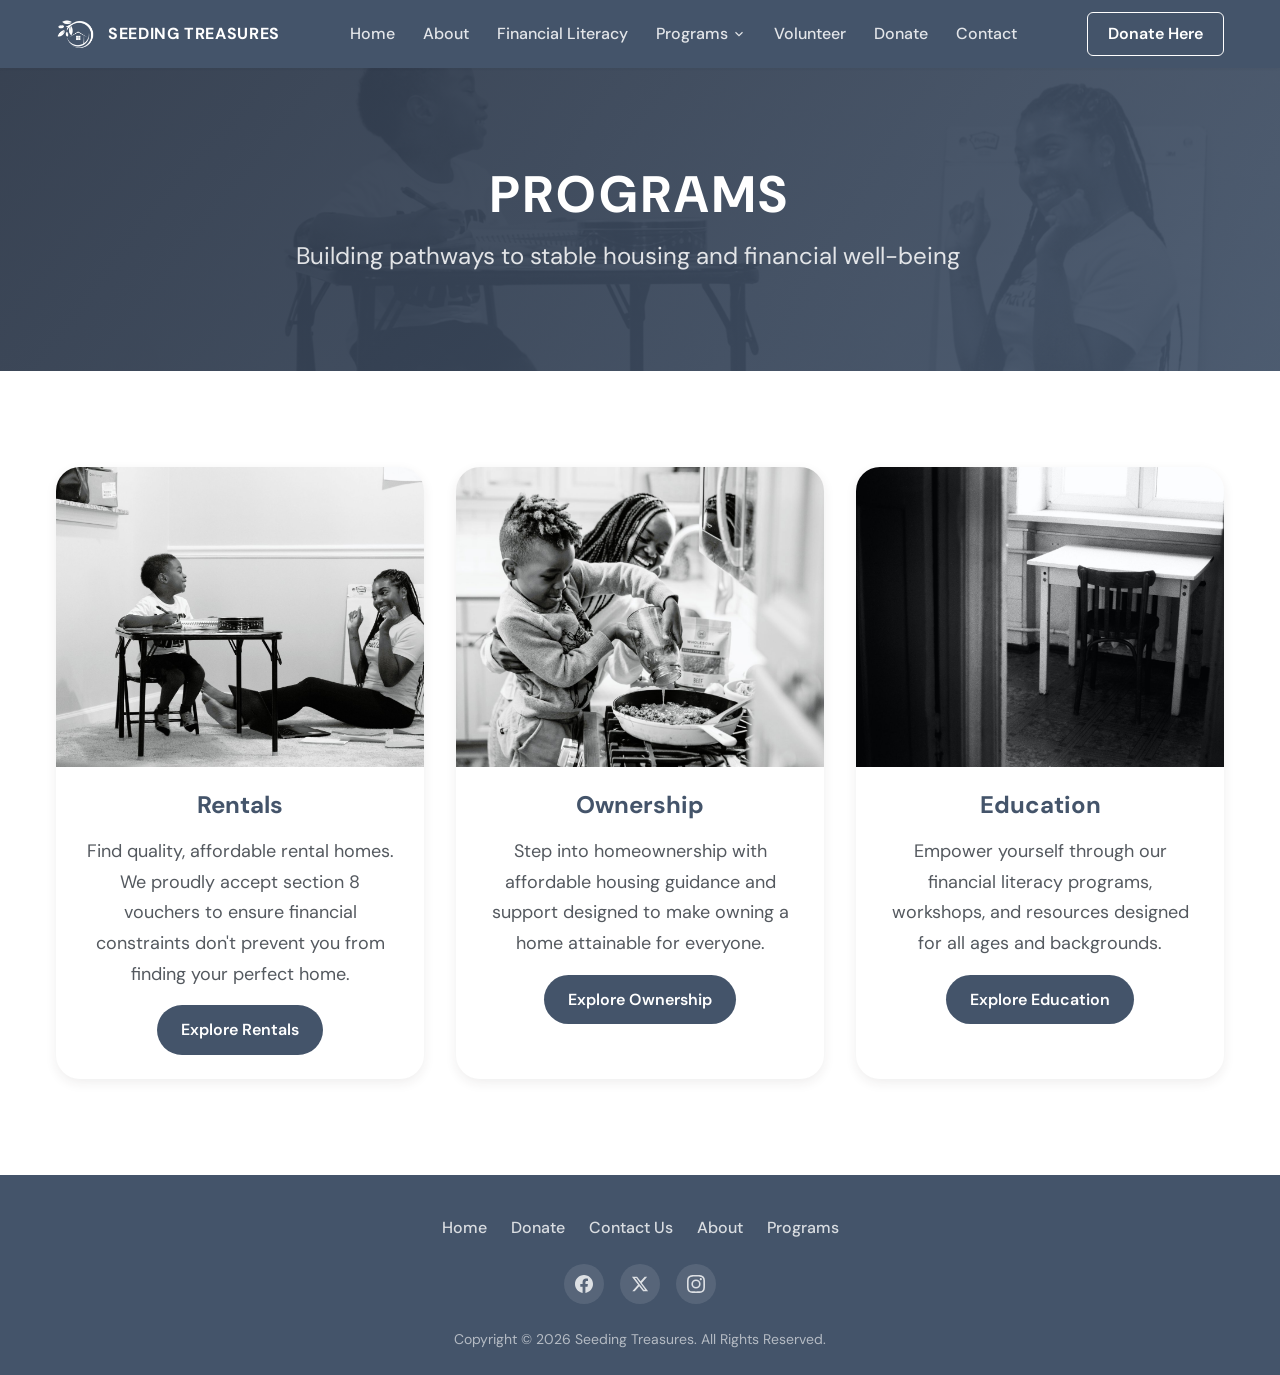
<file: programs.html>
<!DOCTYPE html>
<html lang="en">
<head>
  <meta charset="UTF-8">
  <meta name="viewport" content="width=device-width, initial-scale=1.0">
  <title>Programs | Seeding Treasures</title>
  <meta name="description" content="Explore Seeding Treasures programs: Rentals, Ownership, and Financial Education.">
  <meta property="og:title" content="Programs | Seeding Treasures">
  <meta property="og:description" content="Explore Seeding Treasures programs: Rentals, Ownership, and Financial Education.">
  <meta property="og:type" content="website">
  <meta property="og:url" content="https://seedingtreasures.org/programs.html">
  <meta property="og:site_name" content="Seeding Treasures">
  <meta property="og:image" content="https://seedingtreasures.org/images/logo-color.png">
  <meta name="twitter:card" content="summary_large_image">
  <meta name="twitter:title" content="Programs | Seeding Treasures">
  <meta name="twitter:description" content="Explore Seeding Treasures programs: Rentals, Ownership, and Financial Education.">
  <meta name="twitter:image" content="https://seedingtreasures.org/images/logo-color.png">
  <link rel="canonical" href="https://seedingtreasures.org/programs.html">
  <link rel="icon" type="image/png" href="images/logo-icon.png">
  <link rel="preconnect" href="https://fonts.googleapis.com">
  <link rel="preconnect" href="https://fonts.gstatic.com" crossorigin>
  <link href="https://fonts.googleapis.com/css2?family=DM+Sans:ital,opsz,wght@0,9..40,300..700;1,9..40,300..700&display=swap" rel="stylesheet">
  <link rel="stylesheet" href="base.css">
  <link rel="stylesheet" href="style.css">
</head>
<body>
  <header class="header">
    <div class="header__inner">
      <a href="index.html" class="header__logo">
        <img src="images/logo-icon.png" alt="Seeding Treasures logo" width="40" height="40">
        <span class="header__logo-text">Seeding Treasures</span>
      </a>
      <nav class="nav" aria-label="Main navigation">
        <a href="index.html" class="nav__link">Home</a>
        <a href="about.html" class="nav__link">About</a>
        <a href="financial-literacy.html" class="nav__link">Financial Literacy</a>
        <div class="nav__dropdown">
          <button class="nav__dropdown-trigger" aria-expanded="false" aria-haspopup="true">
            Programs
            <svg viewBox="0 0 24 24" fill="none" stroke="currentColor" stroke-width="2"><path d="M6 9l6 6 6-6"/></svg>
          </button>
          <div class="nav__dropdown-menu">
            <a href="programs.html">All Programs</a>
            <a href="rental.html">Rentals</a>
            <a href="ownership.html">Ownership</a>
            <a href="financial-literacy.html">Education</a>
          </div>
        </div>
        <a href="volunteer.html" class="nav__link">Volunteer</a>
        <a href="donate.html" class="nav__link">Donate</a>
        <a href="contact.html" class="nav__link">Contact</a>
      </nav>
      <a href="donate.html" class="btn-donate-header">Donate Here</a>
      <button class="mobile-toggle" aria-label="Open menu">
        <svg viewBox="0 0 24 24" fill="none" stroke="currentColor" stroke-width="2"><path d="M3 12h18M3 6h18M3 18h18"/></svg>
      </button>
    </div>
  </header>

  <div class="mobile-menu" aria-label="Mobile navigation">
    <div class="mobile-menu__header">
      <a href="index.html" class="header__logo">
        <img src="images/logo-icon.png" alt="Seeding Treasures" width="40" height="40">
        <span class="header__logo-text">Seeding Treasures</span>
      </a>
      <button class="mobile-menu__close" aria-label="Close menu">
        <svg viewBox="0 0 24 24" fill="none" stroke="currentColor" stroke-width="2"><path d="M18 6L6 18M6 6l12 12"/></svg>
      </button>
    </div>
    <nav class="mobile-menu__nav">
      <a href="index.html" class="mobile-menu__link">Home</a>
      <a href="about.html" class="mobile-menu__link">About</a>
      <a href="financial-literacy.html" class="mobile-menu__link">Financial Literacy</a>
      <a href="#" class="mobile-menu__link mobile-menu__sub-trigger">Programs ▾</a>
      <div class="mobile-menu__sub" style="display:none;">
        <a href="programs.html">All Programs</a>
        <a href="rental.html">Rentals</a>
        <a href="ownership.html">Ownership</a>
        <a href="financial-literacy.html">Education</a>
      </div>
      <a href="volunteer.html" class="mobile-menu__link">Volunteer</a>
      <a href="donate.html" class="mobile-menu__link">Donate</a>
      <a href="contact.html" class="mobile-menu__link">Contact</a>
      <a href="donate.html" class="mobile-menu__donate">Donate Here</a>
    </nav>
  </div>

  <section class="page-hero">
    <img src="images/natasha-hall.jpg" alt="Family in their home" class="page-hero__bg">
    <h1 class="page-hero__title">Programs</h1>
    <p class="page-hero__subtitle">Building pathways to stable housing and financial well-being</p>
  </section>

  <section class="section">
    <div class="container">
      <div class="program-cards fade-up">
        <article class="program-card">
          <img src="images/natasha-hall.jpg" alt="Family enjoying their home" class="program-card__image">
          <div class="program-card__body">
            <h3 class="program-card__title">Rentals</h3>
            <p class="program-card__text">Find quality, affordable rental homes. We proudly accept section 8 vouchers to ensure financial constraints don't prevent you from finding your perfect home.</p>
            <a href="rental.html" class="btn btn--primary">Explore Rentals</a>
          </div>
        </article>
        <article class="program-card">
          <img src="images/food-table.jpg" alt="Family abundance and stability" class="program-card__image">
          <div class="program-card__body">
            <h3 class="program-card__title">Ownership</h3>
            <p class="program-card__text">Step into homeownership with affordable housing guidance and support designed to make owning a home attainable for everyone.</p>
            <a href="ownership.html" class="btn btn--primary">Explore Ownership</a>
          </div>
        </article>
        <article class="program-card">
          <img src="images/jana-shnipelson.jpg" alt="Education and learning" class="program-card__image">
          <div class="program-card__body">
            <h3 class="program-card__title">Education</h3>
            <p class="program-card__text">Empower yourself through our financial literacy programs, workshops, and resources designed for all ages and backgrounds.</p>
            <a href="financial-literacy.html" class="btn btn--primary">Explore Education</a>
          </div>
        </article>
      </div>
    </div>
  </section>

  <footer class="footer">
    <div class="footer__inner">
      <nav class="footer__nav">
        <a href="index.html">Home</a>
        <a href="donate.html">Donate</a>
        <a href="contact.html">Contact Us</a>
        <a href="about.html">About</a>
        <a href="programs.html">Programs</a>
      </nav>
      <div class="footer__social">
        <a href="#" aria-label="Facebook"><svg viewBox="0 0 24 24" fill="currentColor"><path d="M24 12.073c0-6.627-5.373-12-12-12s-12 5.373-12 12c0 5.99 4.388 10.954 10.125 11.854v-8.385H7.078v-3.47h3.047V9.43c0-3.007 1.792-4.669 4.533-4.669 1.312 0 2.686.235 2.686.235v2.953H15.83c-1.491 0-1.956.925-1.956 1.874v2.25h3.328l-.532 3.47h-2.796v8.385C19.612 23.027 24 18.062 24 12.073z"/></svg></a>
        <a href="#" aria-label="X / Twitter"><svg viewBox="0 0 24 24" fill="currentColor"><path d="M18.244 2.25h3.308l-7.227 8.26 8.502 11.24H16.17l-5.214-6.817L4.99 21.75H1.68l7.73-8.835L1.254 2.25H8.08l4.713 6.231zm-1.161 17.52h1.833L7.084 4.126H5.117z"/></svg></a>
        <a href="#" aria-label="Instagram"><svg viewBox="0 0 24 24" fill="currentColor"><path d="M12 2.163c3.204 0 3.584.012 4.85.07 3.252.148 4.771 1.691 4.919 4.919.058 1.265.069 1.645.069 4.849 0 3.205-.012 3.584-.069 4.849-.149 3.225-1.664 4.771-4.919 4.919-1.266.058-1.644.07-4.85.07-3.204 0-3.584-.012-4.849-.07-3.26-.149-4.771-1.699-4.919-4.92-.058-1.265-.07-1.644-.07-4.849 0-3.204.013-3.583.07-4.849.149-3.227 1.664-4.771 4.919-4.919 1.266-.057 1.645-.069 4.849-.069zM12 0C8.741 0 8.333.014 7.053.072 2.695.272.273 2.69.073 7.052.014 8.333 0 8.741 0 12c0 3.259.014 3.668.072 4.948.2 4.358 2.618 6.78 6.98 6.98C8.333 23.986 8.741 24 12 24c3.259 0 3.668-.014 4.948-.072 4.354-.2 6.782-2.618 6.979-6.98.059-1.28.073-1.689.073-4.948 0-3.259-.014-3.667-.072-4.947-.196-4.354-2.617-6.78-6.979-6.98C15.668.014 15.259 0 12 0zm0 5.838a6.162 6.162 0 100 12.324 6.162 6.162 0 000-12.324zM12 16a4 4 0 110-8 4 4 0 010 8zm6.406-11.845a1.44 1.44 0 100 2.881 1.44 1.44 0 000-2.881z"/></svg></a>
      </div>
      <p class="footer__copy">Copyright &copy; 2026 Seeding Treasures. All Rights Reserved.</p>
    </div>
  </footer>

  <script src="main.js"></script>
</body>
</html>
</file>
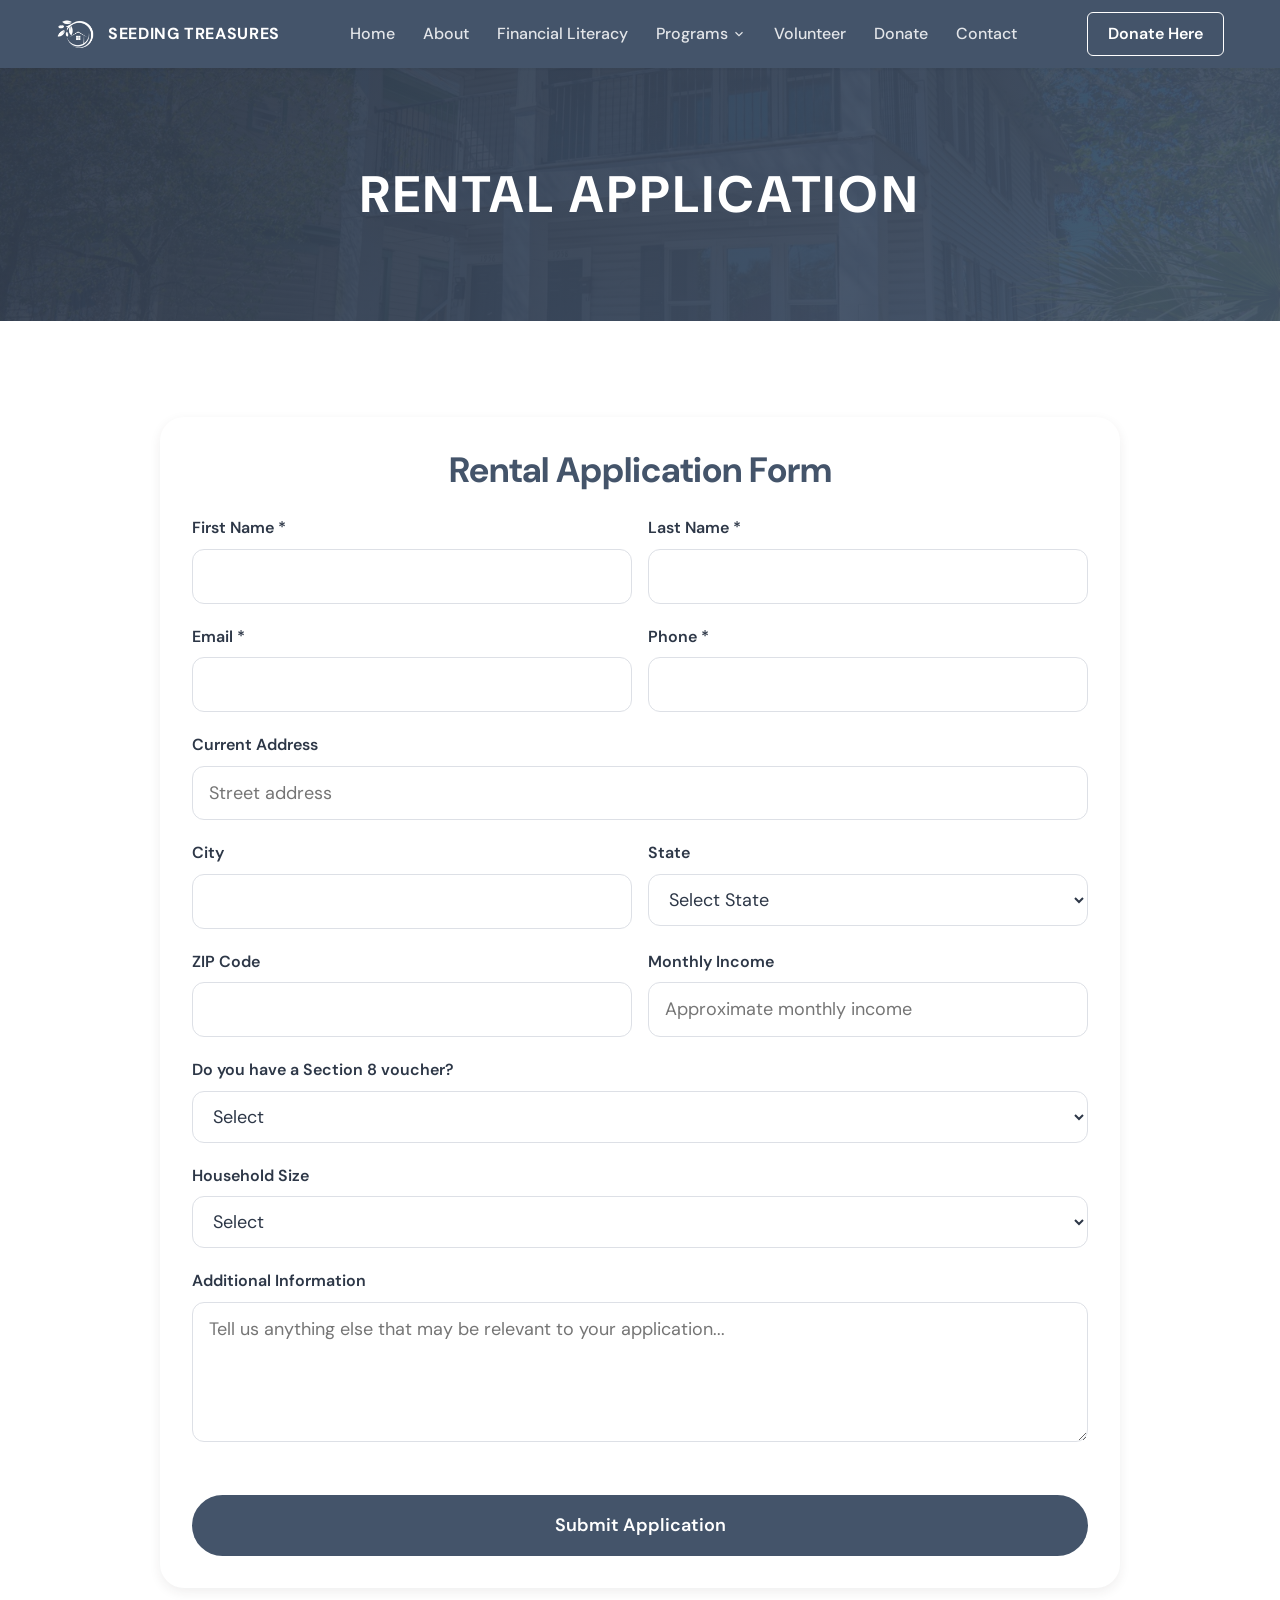
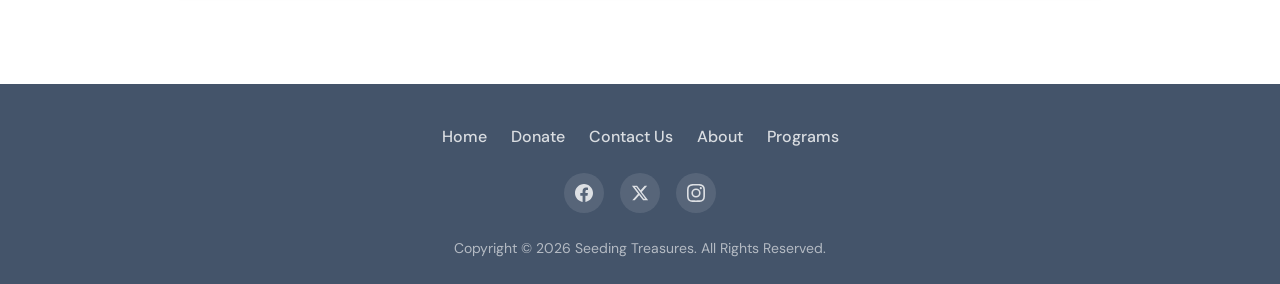
<file: rental-application.html>
<!DOCTYPE html>
<html lang="en">
<head>
  <meta charset="UTF-8">
  <meta name="viewport" content="width=device-width, initial-scale=1.0">
  <title>Rental Application | Seeding Treasures</title>
  <meta name="description" content="Apply for affordable rental housing with Seeding Treasures.">
  <meta property="og:title" content="Rental Application | Seeding Treasures">
  <meta property="og:description" content="Apply for affordable rental housing with Seeding Treasures.">
  <meta property="og:type" content="website">
  <meta property="og:url" content="https://seedingtreasures.org/rental-application.html">
  <meta property="og:site_name" content="Seeding Treasures">
  <meta property="og:image" content="https://seedingtreasures.org/images/logo-color.png">
  <meta name="twitter:card" content="summary_large_image">
  <meta name="twitter:title" content="Rental Application | Seeding Treasures">
  <meta name="twitter:description" content="Apply for affordable rental housing with Seeding Treasures.">
  <meta name="twitter:image" content="https://seedingtreasures.org/images/logo-color.png">
  <link rel="canonical" href="https://seedingtreasures.org/rental-application.html">
  <link rel="icon" type="image/png" href="images/logo-icon.png">
  <link rel="preconnect" href="https://fonts.googleapis.com">
  <link rel="preconnect" href="https://fonts.gstatic.com" crossorigin>
  <link href="https://fonts.googleapis.com/css2?family=DM+Sans:ital,opsz,wght@0,9..40,300..700;1,9..40,300..700&display=swap" rel="stylesheet">
  <link rel="stylesheet" href="base.css">
  <link rel="stylesheet" href="style.css">
</head>
<body>
  <header class="header">
    <div class="header__inner">
      <a href="index.html" class="header__logo">
        <img src="images/logo-icon.png" alt="Seeding Treasures logo" width="40" height="40">
        <span class="header__logo-text">Seeding Treasures</span>
      </a>
      <nav class="nav" aria-label="Main navigation">
        <a href="index.html" class="nav__link">Home</a>
        <a href="about.html" class="nav__link">About</a>
        <a href="financial-literacy.html" class="nav__link">Financial Literacy</a>
        <div class="nav__dropdown">
          <button class="nav__dropdown-trigger" aria-expanded="false" aria-haspopup="true">
            Programs
            <svg viewBox="0 0 24 24" fill="none" stroke="currentColor" stroke-width="2"><path d="M6 9l6 6 6-6"/></svg>
          </button>
          <div class="nav__dropdown-menu">
            <a href="programs.html">All Programs</a>
            <a href="rental.html">Rentals</a>
            <a href="ownership.html">Ownership</a>
            <a href="financial-literacy.html">Education</a>
          </div>
        </div>
        <a href="volunteer.html" class="nav__link">Volunteer</a>
        <a href="donate.html" class="nav__link">Donate</a>
        <a href="contact.html" class="nav__link">Contact</a>
      </nav>
      <a href="donate.html" class="btn-donate-header">Donate Here</a>
      <button class="mobile-toggle" aria-label="Open menu">
        <svg viewBox="0 0 24 24" fill="none" stroke="currentColor" stroke-width="2"><path d="M3 12h18M3 6h18M3 18h18"/></svg>
      </button>
    </div>
  </header>

  <div class="mobile-menu" aria-label="Mobile navigation">
    <div class="mobile-menu__header">
      <a href="index.html" class="header__logo">
        <img src="images/logo-icon.png" alt="Seeding Treasures" width="40" height="40">
        <span class="header__logo-text">Seeding Treasures</span>
      </a>
      <button class="mobile-menu__close" aria-label="Close menu">
        <svg viewBox="0 0 24 24" fill="none" stroke="currentColor" stroke-width="2"><path d="M18 6L6 18M6 6l12 12"/></svg>
      </button>
    </div>
    <nav class="mobile-menu__nav">
      <a href="index.html" class="mobile-menu__link">Home</a>
      <a href="about.html" class="mobile-menu__link">About</a>
      <a href="financial-literacy.html" class="mobile-menu__link">Financial Literacy</a>
      <a href="#" class="mobile-menu__link mobile-menu__sub-trigger">Programs ▾</a>
      <div class="mobile-menu__sub" style="display:none;">
        <a href="programs.html">All Programs</a>
        <a href="rental.html">Rentals</a>
        <a href="ownership.html">Ownership</a>
        <a href="financial-literacy.html">Education</a>
      </div>
      <a href="volunteer.html" class="mobile-menu__link">Volunteer</a>
      <a href="donate.html" class="mobile-menu__link">Donate</a>
      <a href="contact.html" class="mobile-menu__link">Contact</a>
      <a href="donate.html" class="mobile-menu__donate">Donate Here</a>
    </nav>
  </div>

  <section class="page-hero">
    <img src="images/phoenix-curb.jpg" alt="Rental property" class="page-hero__bg">
    <h1 class="page-hero__title">Rental Application</h1>
  </section>

  <section class="section">
    <div class="container">
      <div class="form-container form-container--wide fade-up">
        <h3 class="form__title">Rental Application Form</h3>
        <form action="https://formsubmit.co/admin@seedingtreasures.org" method="POST">
          <input type="hidden" name="_subject" value="New Rental Application — Seeding Treasures">
          <input type="hidden" name="_captcha" value="false">
          <input type="hidden" name="_next" value="https://seedingtreasures.org/rental-application.html">
          <div class="form__row">
            <div class="form__group">
              <label class="form__label" for="ra-first">First Name *</label>
              <input type="text" id="ra-first" name="first_name" class="form__input" required>
            </div>
            <div class="form__group">
              <label class="form__label" for="ra-last">Last Name *</label>
              <input type="text" id="ra-last" name="last_name" class="form__input" required>
            </div>
          </div>
          <div class="form__row">
            <div class="form__group">
              <label class="form__label" for="ra-email">Email *</label>
              <input type="email" id="ra-email" name="email" class="form__input" required>
            </div>
            <div class="form__group">
              <label class="form__label" for="ra-phone">Phone *</label>
              <input type="tel" id="ra-phone" name="phone" class="form__input" required>
            </div>
          </div>
          <div class="form__group">
            <label class="form__label" for="ra-address">Current Address</label>
            <input type="text" id="ra-address" name="address" class="form__input" placeholder="Street address">
          </div>
          <div class="form__row">
            <div class="form__group">
              <label class="form__label" for="ra-city">City</label>
              <input type="text" id="ra-city" name="city" class="form__input">
            </div>
            <div class="form__group">
              <label class="form__label" for="ra-state">State</label>
              <select id="ra-state" name="state" class="form__select">
                <option value="">Select State</option>
                <option value="GA">Georgia</option>
                <option value="FL">Florida</option>
                <option value="AL">Alabama</option>
                <option value="TN">Tennessee</option>
              </select>
            </div>
          </div>
          <div class="form__row">
            <div class="form__group">
              <label class="form__label" for="ra-zip">ZIP Code</label>
              <input type="text" id="ra-zip" name="zip" class="form__input">
            </div>
            <div class="form__group">
              <label class="form__label" for="ra-income">Monthly Income</label>
              <input type="text" id="ra-income" name="monthly_income" class="form__input" placeholder="Approximate monthly income">
            </div>
          </div>
          <div class="form__group">
            <label class="form__label" for="ra-voucher">Do you have a Section 8 voucher?</label>
            <select id="ra-voucher" name="section_8_voucher" class="form__select">
              <option value="">Select</option>
              <option value="yes">Yes</option>
              <option value="no">No</option>
              <option value="pending">Application Pending</option>
            </select>
          </div>
          <div class="form__group">
            <label class="form__label" for="ra-household">Household Size</label>
            <select id="ra-household" name="household_size" class="form__select">
              <option value="">Select</option>
              <option value="1">1</option>
              <option value="2">2</option>
              <option value="3">3</option>
              <option value="4">4</option>
              <option value="5">5</option>
              <option value="6+">6+</option>
            </select>
          </div>
          <div class="form__group">
            <label class="form__label" for="ra-message">Additional Information</label>
            <textarea id="ra-message" name="additional_info" class="form__textarea" placeholder="Tell us anything else that may be relevant to your application..."></textarea>
          </div>
          <button type="submit" class="btn btn--primary btn--lg form__submit">Submit Application</button>
        </form>
      </div>
    </div>
  </section>

  <footer class="footer">
    <div class="footer__inner">
      <nav class="footer__nav">
        <a href="index.html">Home</a>
        <a href="donate.html">Donate</a>
        <a href="contact.html">Contact Us</a>
        <a href="about.html">About</a>
        <a href="programs.html">Programs</a>
      </nav>
      <div class="footer__social">
        <a href="#" aria-label="Facebook"><svg viewBox="0 0 24 24" fill="currentColor"><path d="M24 12.073c0-6.627-5.373-12-12-12s-12 5.373-12 12c0 5.99 4.388 10.954 10.125 11.854v-8.385H7.078v-3.47h3.047V9.43c0-3.007 1.792-4.669 4.533-4.669 1.312 0 2.686.235 2.686.235v2.953H15.83c-1.491 0-1.956.925-1.956 1.874v2.25h3.328l-.532 3.47h-2.796v8.385C19.612 23.027 24 18.062 24 12.073z"/></svg></a>
        <a href="#" aria-label="X / Twitter"><svg viewBox="0 0 24 24" fill="currentColor"><path d="M18.244 2.25h3.308l-7.227 8.26 8.502 11.24H16.17l-5.214-6.817L4.99 21.75H1.68l7.73-8.835L1.254 2.25H8.08l4.713 6.231zm-1.161 17.52h1.833L7.084 4.126H5.117z"/></svg></a>
        <a href="#" aria-label="Instagram"><svg viewBox="0 0 24 24" fill="currentColor"><path d="M12 2.163c3.204 0 3.584.012 4.85.07 3.252.148 4.771 1.691 4.919 4.919.058 1.265.069 1.645.069 4.849 0 3.205-.012 3.584-.069 4.849-.149 3.225-1.664 4.771-4.919 4.919-1.266.058-1.644.07-4.85.07-3.204 0-3.584-.012-4.849-.07-3.26-.149-4.771-1.699-4.919-4.92-.058-1.265-.07-1.644-.07-4.849 0-3.204.013-3.583.07-4.849.149-3.227 1.664-4.771 4.919-4.919 1.266-.057 1.645-.069 4.849-.069zM12 0C8.741 0 8.333.014 7.053.072 2.695.272.273 2.69.073 7.052.014 8.333 0 8.741 0 12c0 3.259.014 3.668.072 4.948.2 4.358 2.618 6.78 6.98 6.98C8.333 23.986 8.741 24 12 24c3.259 0 3.668-.014 4.948-.072 4.354-.2 6.782-2.618 6.979-6.98.059-1.28.073-1.689.073-4.948 0-3.259-.014-3.667-.072-4.947-.196-4.354-2.617-6.78-6.979-6.98C15.668.014 15.259 0 12 0zm0 5.838a6.162 6.162 0 100 12.324 6.162 6.162 0 000-12.324zM12 16a4 4 0 110-8 4 4 0 010 8zm6.406-11.845a1.44 1.44 0 100 2.881 1.44 1.44 0 000-2.881z"/></svg></a>
      </div>
      <p class="footer__copy">Copyright &copy; 2026 Seeding Treasures. All Rights Reserved.</p>
    </div>
  </footer>

  <script src="main.js"></script>
</body>
</html>
</file>
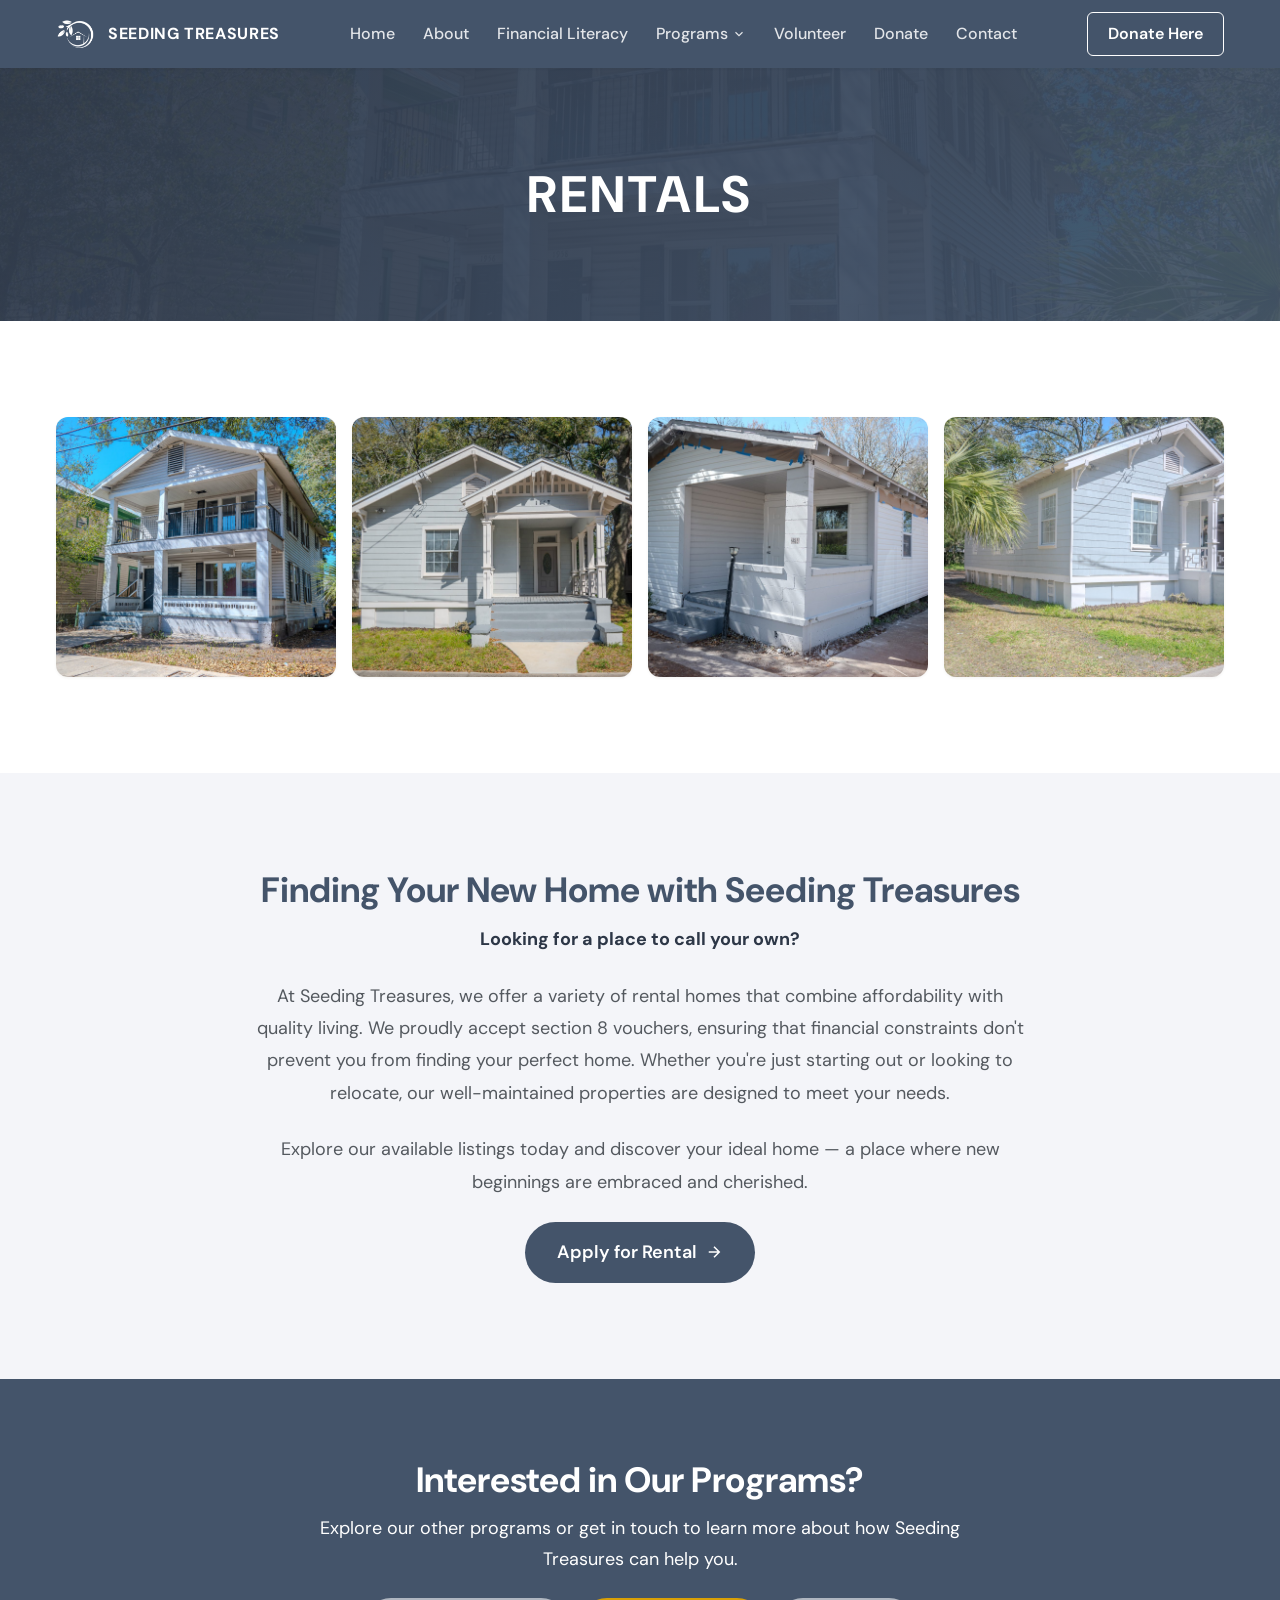
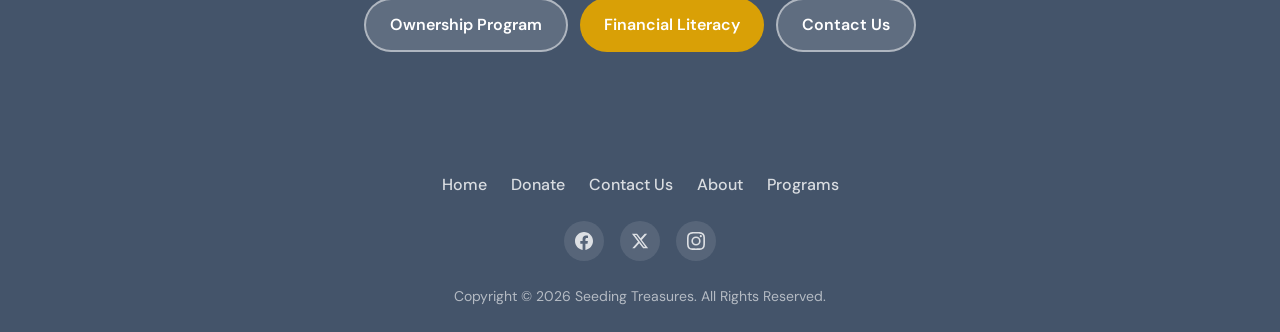
<file: rental.html>
<!DOCTYPE html>
<html lang="en">
<head>
  <meta charset="UTF-8">
  <meta name="viewport" content="width=device-width, initial-scale=1.0">
  <title>Rentals | Seeding Treasures</title>
  <meta name="description" content="Find quality, affordable rental homes with Seeding Treasures. We accept section 8 vouchers.">
  <meta property="og:title" content="Rentals | Seeding Treasures">
  <meta property="og:description" content="Find quality, affordable rental homes with Seeding Treasures. We accept section 8 vouchers.">
  <meta property="og:type" content="website">
  <meta property="og:url" content="https://seedingtreasures.org/rental.html">
  <meta property="og:site_name" content="Seeding Treasures">
  <meta property="og:image" content="https://seedingtreasures.org/images/logo-color.png">
  <meta name="twitter:card" content="summary_large_image">
  <meta name="twitter:title" content="Rentals | Seeding Treasures">
  <meta name="twitter:description" content="Find quality, affordable rental homes with Seeding Treasures. We accept section 8 vouchers.">
  <meta name="twitter:image" content="https://seedingtreasures.org/images/logo-color.png">
  <link rel="canonical" href="https://seedingtreasures.org/rental.html">
  <link rel="icon" type="image/png" href="images/logo-icon.png">
  <link rel="preconnect" href="https://fonts.googleapis.com">
  <link rel="preconnect" href="https://fonts.gstatic.com" crossorigin>
  <link href="https://fonts.googleapis.com/css2?family=DM+Sans:ital,opsz,wght@0,9..40,300..700;1,9..40,300..700&display=swap" rel="stylesheet">
  <link rel="stylesheet" href="base.css">
  <link rel="stylesheet" href="style.css">
</head>
<body>
  <header class="header">
    <div class="header__inner">
      <a href="index.html" class="header__logo">
        <img src="images/logo-icon.png" alt="Seeding Treasures logo" width="40" height="40">
        <span class="header__logo-text">Seeding Treasures</span>
      </a>
      <nav class="nav" aria-label="Main navigation">
        <a href="index.html" class="nav__link">Home</a>
        <a href="about.html" class="nav__link">About</a>
        <a href="financial-literacy.html" class="nav__link">Financial Literacy</a>
        <div class="nav__dropdown">
          <button class="nav__dropdown-trigger" aria-expanded="false" aria-haspopup="true">
            Programs
            <svg viewBox="0 0 24 24" fill="none" stroke="currentColor" stroke-width="2"><path d="M6 9l6 6 6-6"/></svg>
          </button>
          <div class="nav__dropdown-menu">
            <a href="programs.html">All Programs</a>
            <a href="rental.html">Rentals</a>
            <a href="ownership.html">Ownership</a>
            <a href="financial-literacy.html">Education</a>
          </div>
        </div>
        <a href="volunteer.html" class="nav__link">Volunteer</a>
        <a href="donate.html" class="nav__link">Donate</a>
        <a href="contact.html" class="nav__link">Contact</a>
      </nav>
      <a href="donate.html" class="btn-donate-header">Donate Here</a>
      <button class="mobile-toggle" aria-label="Open menu">
        <svg viewBox="0 0 24 24" fill="none" stroke="currentColor" stroke-width="2"><path d="M3 12h18M3 6h18M3 18h18"/></svg>
      </button>
    </div>
  </header>

  <div class="mobile-menu" aria-label="Mobile navigation">
    <div class="mobile-menu__header">
      <a href="index.html" class="header__logo">
        <img src="images/logo-icon.png" alt="Seeding Treasures" width="40" height="40">
        <span class="header__logo-text">Seeding Treasures</span>
      </a>
      <button class="mobile-menu__close" aria-label="Close menu">
        <svg viewBox="0 0 24 24" fill="none" stroke="currentColor" stroke-width="2"><path d="M18 6L6 18M6 6l12 12"/></svg>
      </button>
    </div>
    <nav class="mobile-menu__nav">
      <a href="index.html" class="mobile-menu__link">Home</a>
      <a href="about.html" class="mobile-menu__link">About</a>
      <a href="financial-literacy.html" class="mobile-menu__link">Financial Literacy</a>
      <a href="#" class="mobile-menu__link mobile-menu__sub-trigger">Programs ▾</a>
      <div class="mobile-menu__sub" style="display:none;">
        <a href="programs.html">All Programs</a>
        <a href="rental.html">Rentals</a>
        <a href="ownership.html">Ownership</a>
        <a href="financial-literacy.html">Education</a>
      </div>
      <a href="volunteer.html" class="mobile-menu__link">Volunteer</a>
      <a href="donate.html" class="mobile-menu__link">Donate</a>
      <a href="contact.html" class="mobile-menu__link">Contact</a>
      <a href="donate.html" class="mobile-menu__donate">Donate Here</a>
    </nav>
  </div>

  <section class="page-hero">
    <img src="images/phoenix-curb.jpg" alt="Rental property" class="page-hero__bg">
    <h1 class="page-hero__title">Rentals</h1>
  </section>

  <section class="section">
    <div class="container">
      <div class="photo-gallery photo-gallery--4 fade-up">
        <img src="images/phoenix-curb.jpg" alt="Craftsman-style home exterior with front porch">
        <img src="images/property-2.jpg" alt="Light-colored home exterior">
        <img src="images/property-3.jpg" alt="Property with green landscaping">
        <img src="images/property-4.jpg" alt="Well-maintained rental property">
      </div>
    </div>
  </section>

  <section class="section section--warm">
    <div class="container">
      <div class="property-description fade-up">
        <h2 class="property-description__title">Finding Your New Home with Seeding Treasures</h2>
        <p class="property-description__text"><strong>Looking for a place to call your own?</strong></p>
        <p class="property-description__text">At Seeding Treasures, we offer a variety of rental homes that combine affordability with quality living. We proudly accept section 8 vouchers, ensuring that financial constraints don't prevent you from finding your perfect home. Whether you're just starting out or looking to relocate, our well-maintained properties are designed to meet your needs.</p>
        <p class="property-description__text">Explore our available listings today and discover your ideal home — a place where new beginnings are embraced and cherished.</p>
        <a href="rental-application.html" class="btn btn--primary btn--lg">
          Apply for Rental
          <svg width="18" height="18" viewBox="0 0 24 24" fill="none" stroke="currentColor" stroke-width="2"><path d="M5 12h14M12 5l7 7-7 7"/></svg>
        </a>
      </div>
    </div>
  </section>

  <section class="cta-section">
    <div class="container">
      <h2 class="cta-section__title fade-up">Interested in Our Programs?</h2>
      <p class="cta-section__text fade-up">Explore our other programs or get in touch to learn more about how Seeding Treasures can help you.</p>
      <div class="btn-group fade-up">
        <a href="ownership.html" class="btn btn--white">Ownership Program</a>
        <a href="financial-literacy.html" class="btn btn--accent">Financial Literacy</a>
        <a href="contact.html" class="btn btn--white">Contact Us</a>
      </div>
    </div>
  </section>

  <footer class="footer">
    <div class="footer__inner">
      <nav class="footer__nav">
        <a href="index.html">Home</a>
        <a href="donate.html">Donate</a>
        <a href="contact.html">Contact Us</a>
        <a href="about.html">About</a>
        <a href="programs.html">Programs</a>
      </nav>
      <div class="footer__social">
        <a href="#" aria-label="Facebook"><svg viewBox="0 0 24 24" fill="currentColor"><path d="M24 12.073c0-6.627-5.373-12-12-12s-12 5.373-12 12c0 5.99 4.388 10.954 10.125 11.854v-8.385H7.078v-3.47h3.047V9.43c0-3.007 1.792-4.669 4.533-4.669 1.312 0 2.686.235 2.686.235v2.953H15.83c-1.491 0-1.956.925-1.956 1.874v2.25h3.328l-.532 3.47h-2.796v8.385C19.612 23.027 24 18.062 24 12.073z"/></svg></a>
        <a href="#" aria-label="X / Twitter"><svg viewBox="0 0 24 24" fill="currentColor"><path d="M18.244 2.25h3.308l-7.227 8.26 8.502 11.24H16.17l-5.214-6.817L4.99 21.75H1.68l7.73-8.835L1.254 2.25H8.08l4.713 6.231zm-1.161 17.52h1.833L7.084 4.126H5.117z"/></svg></a>
        <a href="#" aria-label="Instagram"><svg viewBox="0 0 24 24" fill="currentColor"><path d="M12 2.163c3.204 0 3.584.012 4.85.07 3.252.148 4.771 1.691 4.919 4.919.058 1.265.069 1.645.069 4.849 0 3.205-.012 3.584-.069 4.849-.149 3.225-1.664 4.771-4.919 4.919-1.266.058-1.644.07-4.85.07-3.204 0-3.584-.012-4.849-.07-3.26-.149-4.771-1.699-4.919-4.92-.058-1.265-.07-1.644-.07-4.849 0-3.204.013-3.583.07-4.849.149-3.227 1.664-4.771 4.919-4.919 1.266-.057 1.645-.069 4.849-.069zM12 0C8.741 0 8.333.014 7.053.072 2.695.272.273 2.69.073 7.052.014 8.333 0 8.741 0 12c0 3.259.014 3.668.072 4.948.2 4.358 2.618 6.78 6.98 6.98C8.333 23.986 8.741 24 12 24c3.259 0 3.668-.014 4.948-.072 4.354-.2 6.782-2.618 6.979-6.98.059-1.28.073-1.689.073-4.948 0-3.259-.014-3.667-.072-4.947-.196-4.354-2.617-6.78-6.979-6.98C15.668.014 15.259 0 12 0zm0 5.838a6.162 6.162 0 100 12.324 6.162 6.162 0 000-12.324zM12 16a4 4 0 110-8 4 4 0 010 8zm6.406-11.845a1.44 1.44 0 100 2.881 1.44 1.44 0 000-2.881z"/></svg></a>
      </div>
      <p class="footer__copy">Copyright &copy; 2026 Seeding Treasures. All Rights Reserved.</p>
    </div>
  </footer>

  <script src="main.js"></script>
</body>
</html>
</file>
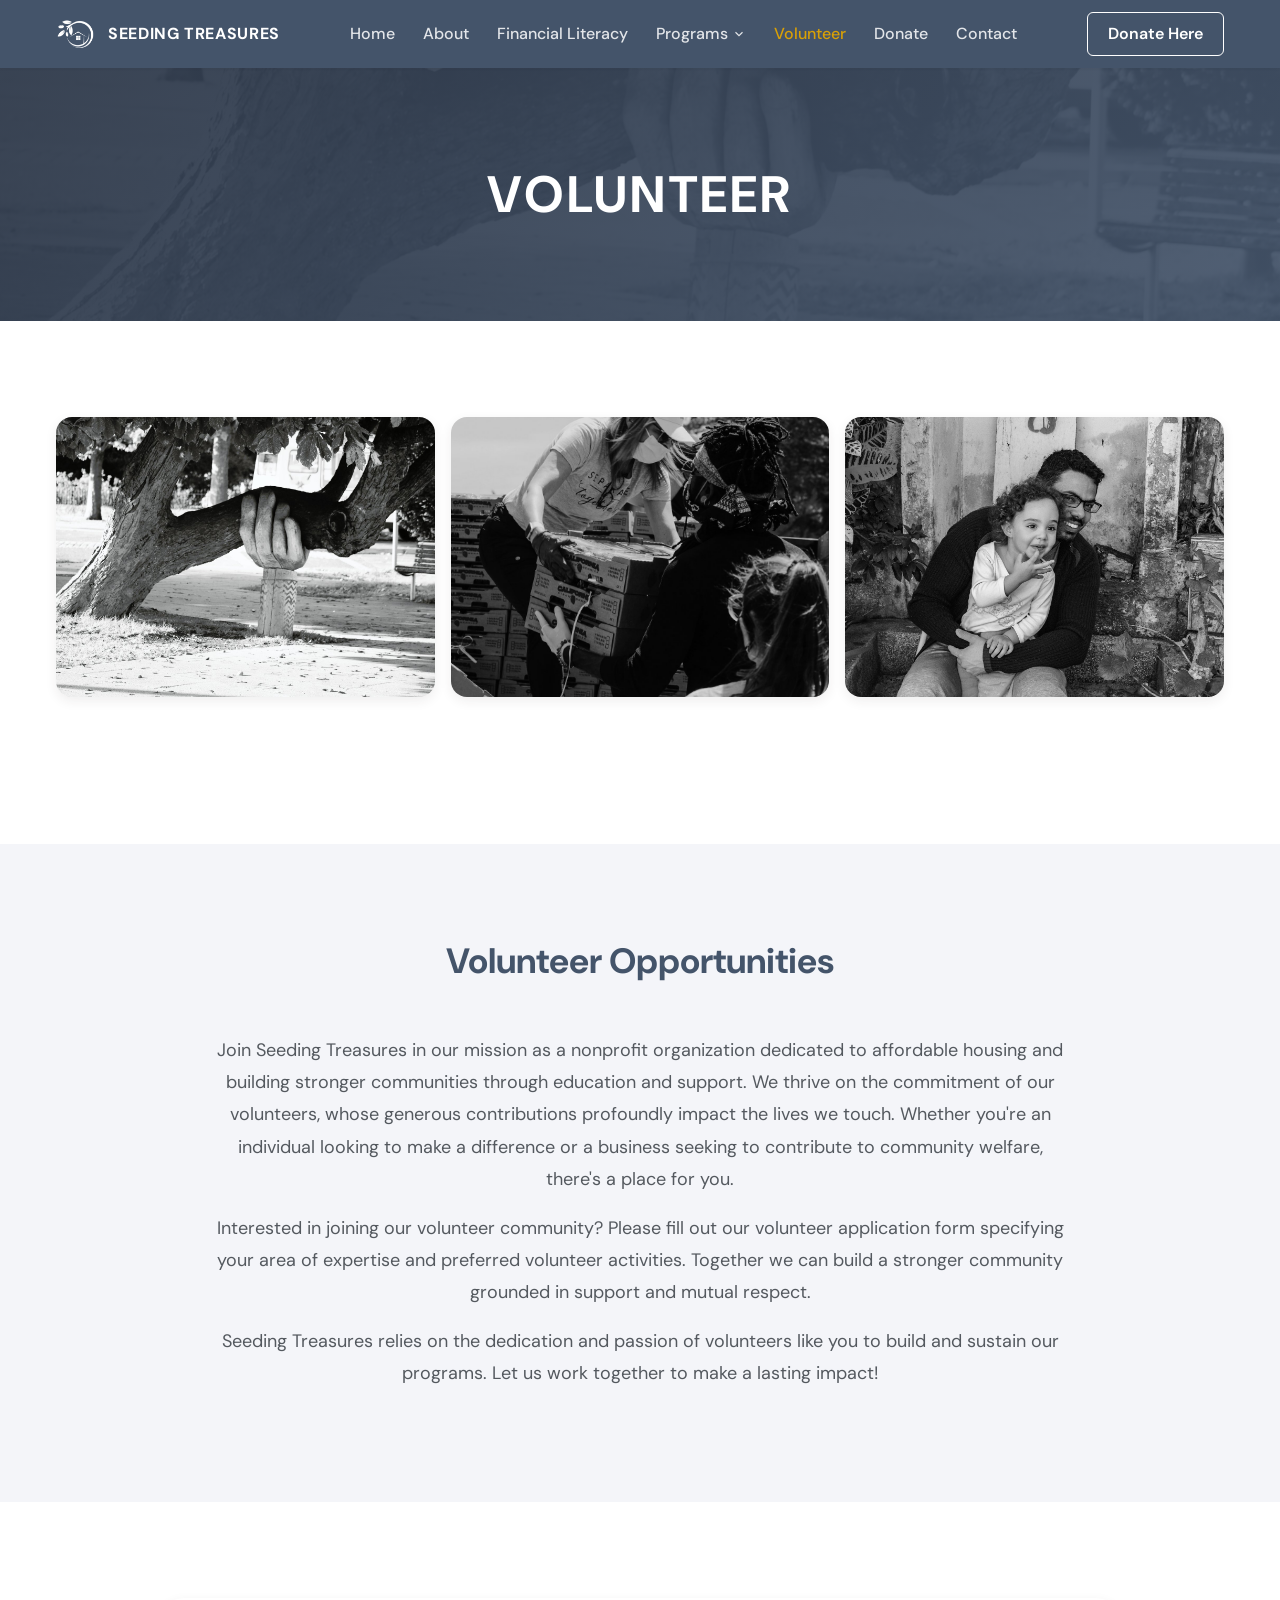
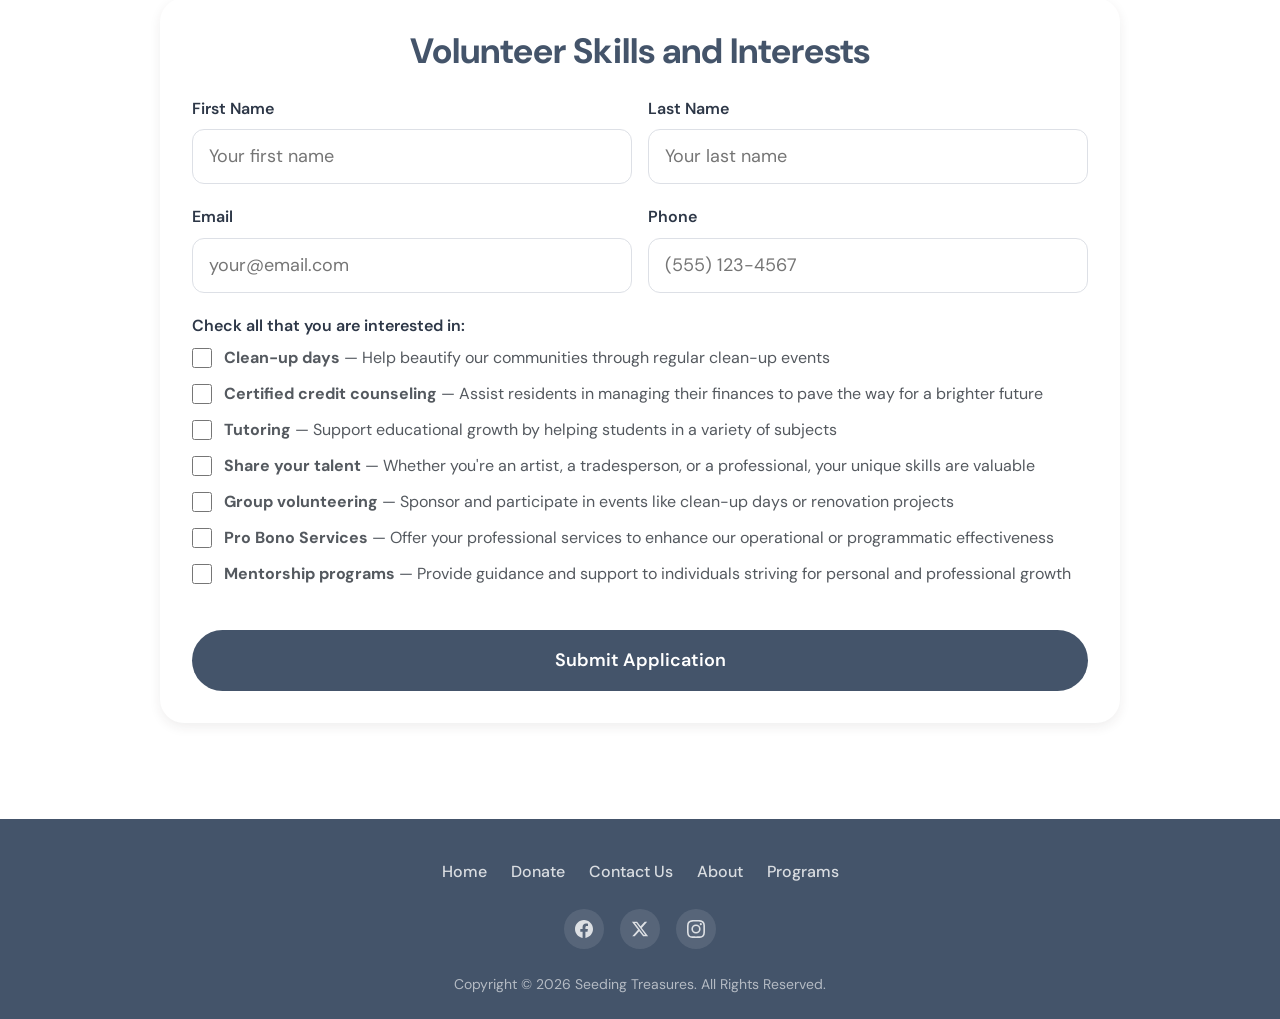
<file: volunteer.html>
<!DOCTYPE html>
<html lang="en">
<head>
  <meta charset="UTF-8">
  <meta name="viewport" content="width=device-width, initial-scale=1.0">
  <title>Volunteer | Seeding Treasures</title>
  <meta name="description" content="Join Seeding Treasures as a volunteer and help build stronger communities through education and support.">
  <meta property="og:title" content="Volunteer | Seeding Treasures">
  <meta property="og:description" content="Join Seeding Treasures as a volunteer and help build stronger communities through education and support.">
  <meta property="og:type" content="website">
  <meta property="og:url" content="https://seedingtreasures.org/volunteer.html">
  <meta property="og:site_name" content="Seeding Treasures">
  <meta property="og:image" content="https://seedingtreasures.org/images/logo-color.png">
  <meta name="twitter:card" content="summary_large_image">
  <meta name="twitter:title" content="Volunteer | Seeding Treasures">
  <meta name="twitter:description" content="Join Seeding Treasures as a volunteer and help build stronger communities through education and support.">
  <meta name="twitter:image" content="https://seedingtreasures.org/images/logo-color.png">
  <link rel="canonical" href="https://seedingtreasures.org/volunteer.html">
  <link rel="icon" type="image/png" href="images/logo-icon.png">
  <link rel="preconnect" href="https://fonts.googleapis.com">
  <link rel="preconnect" href="https://fonts.gstatic.com" crossorigin>
  <link href="https://fonts.googleapis.com/css2?family=DM+Sans:ital,opsz,wght@0,9..40,300..700;1,9..40,300..700&display=swap" rel="stylesheet">
  <link rel="stylesheet" href="base.css">
  <link rel="stylesheet" href="style.css">
</head>
<body>
  <header class="header">
    <div class="header__inner">
      <a href="index.html" class="header__logo">
        <img src="images/logo-icon.png" alt="Seeding Treasures logo" width="40" height="40">
        <span class="header__logo-text">Seeding Treasures</span>
      </a>
      <nav class="nav" aria-label="Main navigation">
        <a href="index.html" class="nav__link">Home</a>
        <a href="about.html" class="nav__link">About</a>
        <a href="financial-literacy.html" class="nav__link">Financial Literacy</a>
        <div class="nav__dropdown">
          <button class="nav__dropdown-trigger" aria-expanded="false" aria-haspopup="true">
            Programs
            <svg viewBox="0 0 24 24" fill="none" stroke="currentColor" stroke-width="2"><path d="M6 9l6 6 6-6"/></svg>
          </button>
          <div class="nav__dropdown-menu">
            <a href="programs.html">All Programs</a>
            <a href="rental.html">Rentals</a>
            <a href="ownership.html">Ownership</a>
            <a href="financial-literacy.html">Education</a>
          </div>
        </div>
        <a href="volunteer.html" class="nav__link nav__link--active">Volunteer</a>
        <a href="donate.html" class="nav__link">Donate</a>
        <a href="contact.html" class="nav__link">Contact</a>
      </nav>
      <a href="donate.html" class="btn-donate-header">Donate Here</a>
      <button class="mobile-toggle" aria-label="Open menu">
        <svg viewBox="0 0 24 24" fill="none" stroke="currentColor" stroke-width="2"><path d="M3 12h18M3 6h18M3 18h18"/></svg>
      </button>
    </div>
  </header>

  <div class="mobile-menu" aria-label="Mobile navigation">
    <div class="mobile-menu__header">
      <a href="index.html" class="header__logo">
        <img src="images/logo-icon.png" alt="Seeding Treasures" width="40" height="40">
        <span class="header__logo-text">Seeding Treasures</span>
      </a>
      <button class="mobile-menu__close" aria-label="Close menu">
        <svg viewBox="0 0 24 24" fill="none" stroke="currentColor" stroke-width="2"><path d="M18 6L6 18M6 6l12 12"/></svg>
      </button>
    </div>
    <nav class="mobile-menu__nav">
      <a href="index.html" class="mobile-menu__link">Home</a>
      <a href="about.html" class="mobile-menu__link">About</a>
      <a href="financial-literacy.html" class="mobile-menu__link">Financial Literacy</a>
      <a href="#" class="mobile-menu__link mobile-menu__sub-trigger">Programs ▾</a>
      <div class="mobile-menu__sub" style="display:none;">
        <a href="programs.html">All Programs</a>
        <a href="rental.html">Rentals</a>
        <a href="ownership.html">Ownership</a>
        <a href="financial-literacy.html">Education</a>
      </div>
      <a href="volunteer.html" class="mobile-menu__link">Volunteer</a>
      <a href="donate.html" class="mobile-menu__link">Donate</a>
      <a href="contact.html" class="mobile-menu__link">Contact</a>
      <a href="donate.html" class="mobile-menu__donate">Donate Here</a>
    </nav>
  </div>

  <section class="page-hero">
    <img src="images/neil-thomas.jpg" alt="Hands reaching together in collaboration" class="page-hero__bg">
    <h1 class="page-hero__title">Volunteer</h1>
  </section>

  <section class="section">
    <div class="container">
      <div class="volunteer-images fade-up">
        <img src="images/neil-thomas.jpg" alt="People collaborating together">
        <img src="images/volunteer.jpg" alt="Volunteer activities">
        <img src="images/jonas-kakaroto.jpg" alt="Community member portrait">
      </div>
    </div>
  </section>

  <section class="section section--warm">
    <div class="container container--narrow">
      <div class="section__header fade-up">
        <h2 class="section__title">Volunteer Opportunities</h2>
      </div>
      <div class="intro-text fade-up">
        <p>Join Seeding Treasures in our mission as a nonprofit organization dedicated to affordable housing and building stronger communities through education and support. We thrive on the commitment of our volunteers, whose generous contributions profoundly impact the lives we touch. Whether you're an individual looking to make a difference or a business seeking to contribute to community welfare, there's a place for you.</p>
        <p>Interested in joining our volunteer community? Please fill out our volunteer application form specifying your area of expertise and preferred volunteer activities. Together we can build a stronger community grounded in support and mutual respect.</p>
        <p>Seeding Treasures relies on the dedication and passion of volunteers like you to build and sustain our programs. Let us work together to make a lasting impact!</p>
      </div>
    </div>
  </section>

  <section class="section">
    <div class="container">
      <div class="form-container form-container--wide fade-up">
        <h3 class="form__title">Volunteer Skills and Interests</h3>
        <form action="https://formsubmit.co/admin@seedingtreasures.org" method="POST">
          <input type="hidden" name="_subject" value="New Volunteer Application — Seeding Treasures">
          <input type="hidden" name="_captcha" value="false">
          <input type="hidden" name="_next" value="https://seedingtreasures.org/volunteer.html">
          <div class="form__row">
            <div class="form__group">
              <label class="form__label" for="vol-first">First Name</label>
              <input type="text" id="vol-first" name="first_name" class="form__input" placeholder="Your first name" required>
            </div>
            <div class="form__group">
              <label class="form__label" for="vol-last">Last Name</label>
              <input type="text" id="vol-last" name="last_name" class="form__input" placeholder="Your last name" required>
            </div>
          </div>
          <div class="form__row">
            <div class="form__group">
              <label class="form__label" for="vol-email">Email</label>
              <input type="email" id="vol-email" name="email" class="form__input" placeholder="your@email.com" required>
            </div>
            <div class="form__group">
              <label class="form__label" for="vol-phone">Phone</label>
              <input type="tel" id="vol-phone" name="phone" class="form__input" placeholder="(555) 123-4567">
            </div>
          </div>

          <div class="form__group">
            <label class="form__label">Check all that you are interested in:</label>
            <div class="form__checkboxes">
              <label class="form__checkbox">
                <input type="checkbox" name="interests" value="cleanup">
                <span><strong>Clean-up days</strong> — Help beautify our communities through regular clean-up events</span>
              </label>
              <label class="form__checkbox">
                <input type="checkbox" name="interests" value="credit-counseling">
                <span><strong>Certified credit counseling</strong> — Assist residents in managing their finances to pave the way for a brighter future</span>
              </label>
              <label class="form__checkbox">
                <input type="checkbox" name="interests" value="tutoring">
                <span><strong>Tutoring</strong> — Support educational growth by helping students in a variety of subjects</span>
              </label>
              <label class="form__checkbox">
                <input type="checkbox" name="interests" value="talent">
                <span><strong>Share your talent</strong> — Whether you're an artist, a tradesperson, or a professional, your unique skills are valuable</span>
              </label>
              <label class="form__checkbox">
                <input type="checkbox" name="interests" value="group">
                <span><strong>Group volunteering</strong> — Sponsor and participate in events like clean-up days or renovation projects</span>
              </label>
              <label class="form__checkbox">
                <input type="checkbox" name="interests" value="pro-bono">
                <span><strong>Pro Bono Services</strong> — Offer your professional services to enhance our operational or programmatic effectiveness</span>
              </label>
              <label class="form__checkbox">
                <input type="checkbox" name="interests" value="mentorship">
                <span><strong>Mentorship programs</strong> — Provide guidance and support to individuals striving for personal and professional growth</span>
              </label>
            </div>
          </div>

          <button type="submit" class="btn btn--primary btn--lg form__submit">Submit Application</button>
        </form>
      </div>
    </div>
  </section>

  <footer class="footer">
    <div class="footer__inner">
      <nav class="footer__nav">
        <a href="index.html">Home</a>
        <a href="donate.html">Donate</a>
        <a href="contact.html">Contact Us</a>
        <a href="about.html">About</a>
        <a href="programs.html">Programs</a>
      </nav>
      <div class="footer__social">
        <a href="#" aria-label="Facebook"><svg viewBox="0 0 24 24" fill="currentColor"><path d="M24 12.073c0-6.627-5.373-12-12-12s-12 5.373-12 12c0 5.99 4.388 10.954 10.125 11.854v-8.385H7.078v-3.47h3.047V9.43c0-3.007 1.792-4.669 4.533-4.669 1.312 0 2.686.235 2.686.235v2.953H15.83c-1.491 0-1.956.925-1.956 1.874v2.25h3.328l-.532 3.47h-2.796v8.385C19.612 23.027 24 18.062 24 12.073z"/></svg></a>
        <a href="#" aria-label="X / Twitter"><svg viewBox="0 0 24 24" fill="currentColor"><path d="M18.244 2.25h3.308l-7.227 8.26 8.502 11.24H16.17l-5.214-6.817L4.99 21.75H1.68l7.73-8.835L1.254 2.25H8.08l4.713 6.231zm-1.161 17.52h1.833L7.084 4.126H5.117z"/></svg></a>
        <a href="#" aria-label="Instagram"><svg viewBox="0 0 24 24" fill="currentColor"><path d="M12 2.163c3.204 0 3.584.012 4.85.07 3.252.148 4.771 1.691 4.919 4.919.058 1.265.069 1.645.069 4.849 0 3.205-.012 3.584-.069 4.849-.149 3.225-1.664 4.771-4.919 4.919-1.266.058-1.644.07-4.85.07-3.204 0-3.584-.012-4.849-.07-3.26-.149-4.771-1.699-4.919-4.92-.058-1.265-.07-1.644-.07-4.849 0-3.204.013-3.583.07-4.849.149-3.227 1.664-4.771 4.919-4.919 1.266-.057 1.645-.069 4.849-.069zM12 0C8.741 0 8.333.014 7.053.072 2.695.272.273 2.69.073 7.052.014 8.333 0 8.741 0 12c0 3.259.014 3.668.072 4.948.2 4.358 2.618 6.78 6.98 6.98C8.333 23.986 8.741 24 12 24c3.259 0 3.668-.014 4.948-.072 4.354-.2 6.782-2.618 6.979-6.98.059-1.28.073-1.689.073-4.948 0-3.259-.014-3.667-.072-4.947-.196-4.354-2.617-6.78-6.979-6.98C15.668.014 15.259 0 12 0zm0 5.838a6.162 6.162 0 100 12.324 6.162 6.162 0 000-12.324zM12 16a4 4 0 110-8 4 4 0 010 8zm6.406-11.845a1.44 1.44 0 100 2.881 1.44 1.44 0 000-2.881z"/></svg></a>
      </div>
      <p class="footer__copy">Copyright &copy; 2026 Seeding Treasures. All Rights Reserved.</p>
    </div>
  </footer>

  <script src="main.js"></script>
</body>
</html>
</file>
<file: base.css>
/* base.css — Seeding Treasures Design System */

/* ===== RESET ===== */
*, *::before, *::after { box-sizing: border-box; margin: 0; padding: 0; }

html {
  -moz-text-size-adjust: none;
  -webkit-text-size-adjust: none;
  text-size-adjust: none;
  -webkit-font-smoothing: antialiased;
  -moz-osx-font-smoothing: grayscale;
  text-rendering: optimizeLegibility;
  scroll-behavior: smooth;
  scroll-padding-top: 5rem;
}

body {
  min-height: 100dvh;
  line-height: 1.6;
  font-family: var(--font-body, sans-serif);
  font-size: var(--text-base);
  color: var(--color-text);
  background-color: var(--color-bg);
}

img, picture, video, canvas, svg { display: block; max-width: 100%; height: auto; }
ul[role="list"], ol[role="list"] { list-style: none; }
input, button, textarea, select { font: inherit; color: inherit; }

h1, h2, h3, h4, h5, h6 { text-wrap: balance; line-height: 1.2; }
p, li, figcaption { text-wrap: pretty; max-width: 72ch; }

::selection {
  background: rgba(68, 84, 106, 0.2);
  color: var(--color-text);
}

:focus-visible {
  outline: 2px solid var(--color-primary);
  outline-offset: 3px;
  border-radius: 4px;
}

@media (prefers-reduced-motion: reduce) {
  *, *::before, *::after {
    animation-duration: 0.01ms !important;
    animation-iteration-count: 1 !important;
    transition-duration: 0.01ms !important;
    scroll-behavior: auto !important;
  }
}

button { cursor: pointer; background: none; border: none; }
a { text-decoration: none; color: inherit; }

.sr-only {
  position: absolute; width: 1px; height: 1px; padding: 0; margin: -1px;
  overflow: hidden; clip: rect(0, 0, 0, 0); white-space: nowrap; border-width: 0;
}

/* ===== DESIGN TOKENS ===== */
:root {
  /* Typography */
  --font-body: 'DM Sans', 'Helvetica Neue', sans-serif;
  --font-display: 'DM Sans', 'Helvetica Neue', sans-serif;

  /* Type Scale */
  --text-xs:   clamp(0.75rem,  0.7rem  + 0.25vw, 0.875rem);
  --text-sm:   clamp(0.875rem, 0.8rem  + 0.35vw, 1rem);
  --text-base: clamp(1rem,     0.95rem + 0.25vw, 1.125rem);
  --text-lg:   clamp(1.125rem, 1rem    + 0.75vw, 1.5rem);
  --text-xl:   clamp(1.5rem,   1.2rem  + 1.25vw, 2.25rem);
  --text-2xl:  clamp(2rem,     1.2rem  + 2.5vw,  3.5rem);
  --text-3xl:  clamp(2.5rem,   1rem    + 4vw,    5rem);

  /* Spacing (4px system) */
  --space-1:  0.25rem;
  --space-2:  0.5rem;
  --space-3:  0.75rem;
  --space-4:  1rem;
  --space-5:  1.25rem;
  --space-6:  1.5rem;
  --space-8:  2rem;
  --space-10: 2.5rem;
  --space-12: 3rem;
  --space-16: 4rem;
  --space-20: 5rem;
  --space-24: 6rem;
  --space-32: 8rem;

  /* Colors — Original Seeding Treasures palette */
  --color-primary:       #44546A;
  --color-primary-dark:  #2D3747;
  --color-primary-light: #475A7C;
  --color-accent:        #D9A006;
  --color-accent-dark:   #B8870A;
  --color-accent-light:  #E8BD44;
  
  --color-bg:            #FFFFFF;
  --color-surface:       #FFFFFF;
  --color-surface-warm:  #f4f5f9;
  --color-surface-green: #f4f5f9;
  
  --color-text:          #2D3747;
  --color-text-muted:    #54595F;
  --color-text-light:    #7A7A7A;
  --color-text-inverse:  #FFFFFF;
  
  --color-border:        #dde0e6;
  --color-divider:       #e8eaef;
  
  --color-hero-overlay:  rgba(45, 55, 71, 0.5);

  /* Radius */
  --radius-sm:   0.375rem;
  --radius-md:   0.5rem;
  --radius-lg:   0.75rem;
  --radius-xl:   1rem;
  --radius-2xl:  1.5rem;
  --radius-full: 9999px;

  /* Transitions */
  --transition-fast: 180ms cubic-bezier(0.16, 1, 0.3, 1);
  --transition-med:  300ms cubic-bezier(0.16, 1, 0.3, 1);

  /* Shadows */
  --shadow-sm: 0 1px 3px rgba(45, 43, 40, 0.06);
  --shadow-md: 0 4px 12px rgba(45, 43, 40, 0.08);
  --shadow-lg: 0 12px 32px rgba(45, 43, 40, 0.12);
  --shadow-xl: 0 20px 48px rgba(45, 43, 40, 0.16);

  /* Content widths */
  --content-narrow: 640px;
  --content-default: 960px;
  --content-wide: 1200px;
}

/* ===== INTERACTIVE TRANSITIONS ===== */
a, button, [role="button"], input, textarea, select {
  transition: color var(--transition-fast),
              background var(--transition-fast),
              border-color var(--transition-fast),
              box-shadow var(--transition-fast),
              transform var(--transition-fast);
}
</file>
<file: style.css>
/* style.css — Seeding Treasures Components & Pages */

/* ===== UTILITY CLASSES ===== */
.container {
  max-width: var(--content-wide);
  margin-inline: auto;
  padding-inline: var(--space-4);
}

.container--narrow {
  max-width: var(--content-default);
}

.text-center { text-align: center; }
.mx-auto { margin-inline: auto; }

/* ===== HEADER / NAVIGATION ===== */
.header {
  position: sticky;
  top: 0;
  z-index: 100;
  background: var(--color-primary);
  box-shadow: var(--shadow-sm);
}

.header__inner {
  display: flex;
  align-items: center;
  justify-content: space-between;
  max-width: var(--content-wide);
  margin-inline: auto;
  padding: var(--space-3) var(--space-4);
}

.header__logo {
  display: flex;
  align-items: center;
  gap: var(--space-3);
  color: var(--color-text-inverse);
  font-weight: 700;
  font-size: var(--text-sm);
  letter-spacing: 0.04em;
  text-transform: uppercase;
  flex-shrink: 0;
}

.header__logo img {
  height: 40px;
  width: auto;
}

.header__logo-text {
  display: none;
}

@media (min-width: 480px) {
  .header__logo-text {
    display: inline;
  }
}

/* Desktop Nav */
.nav {
  display: none;
  align-items: center;
  gap: var(--space-1);
}

@media (min-width: 1024px) {
  .nav {
    display: flex;
  }
}

.nav__link {
  color: rgba(255, 255, 255, 0.85);
  font-size: var(--text-sm);
  font-weight: 500;
  padding: var(--space-2) var(--space-3);
  border-radius: var(--radius-md);
  white-space: nowrap;
}

.nav__link:hover {
  color: #FFFFFF;
  background: rgba(255, 255, 255, 0.12);
}

.nav__link--active {
  color: var(--color-accent);
  background: none;
}

/* Dropdown */
.nav__dropdown {
  position: relative;
}

.nav__dropdown-trigger {
  display: flex;
  align-items: center;
  gap: var(--space-1);
  color: rgba(255, 255, 255, 0.85);
  font-size: var(--text-sm);
  font-weight: 500;
  padding: var(--space-2) var(--space-3);
  border-radius: var(--radius-md);
  white-space: nowrap;
}

.nav__dropdown-trigger:hover {
  color: #FFFFFF;
  background: rgba(255, 255, 255, 0.12);
}

.nav__dropdown-trigger svg {
  width: 14px;
  height: 14px;
  transition: transform var(--transition-fast);
}

.nav__dropdown:hover .nav__dropdown-trigger svg,
.nav__dropdown--open .nav__dropdown-trigger svg {
  transform: rotate(180deg);
}

.nav__dropdown-menu {
  position: absolute;
  top: calc(100% + var(--space-1));
  left: 0;
  min-width: 200px;
  background: var(--color-surface);
  border-radius: var(--radius-lg);
  box-shadow: var(--shadow-lg);
  padding: var(--space-2);
  opacity: 0;
  visibility: hidden;
  transform: translateY(-8px);
  transition: all var(--transition-med);
}

.nav__dropdown:hover .nav__dropdown-menu,
.nav__dropdown--open .nav__dropdown-menu {
  opacity: 1;
  visibility: visible;
  transform: translateY(0);
}

.nav__dropdown-menu a {
  display: block;
  padding: var(--space-2) var(--space-3);
  color: var(--color-text);
  font-size: var(--text-sm);
  border-radius: var(--radius-md);
}

.nav__dropdown-menu a:hover {
  background: var(--color-surface-green);
  color: var(--color-primary);
}

/* Donate CTA button in header */
.btn-donate-header {
  display: none;
  background: transparent;
  color: #FFFFFF;
  font-weight: 600;
  font-size: var(--text-sm);
  padding: var(--space-2) var(--space-5);
  border-radius: var(--radius-sm);
  border: 1px solid #FFFFFF;
  white-space: nowrap;
}

.btn-donate-header:hover {
  background: rgba(255, 255, 255, 0.15);
  transform: translateY(-1px);
}

@media (min-width: 1024px) {
  .btn-donate-header {
    display: inline-flex;
  }
}

/* Mobile Menu Toggle */
.mobile-toggle {
  display: flex;
  align-items: center;
  justify-content: center;
  width: 44px;
  height: 44px;
  color: var(--color-text-inverse);
}

.mobile-toggle svg {
  width: 24px;
  height: 24px;
}

@media (min-width: 1024px) {
  .mobile-toggle {
    display: none;
  }
}

/* Mobile Menu */
.mobile-menu {
  position: fixed;
  top: 0;
  left: 0;
  right: 0;
  bottom: 0;
  z-index: 200;
  background: var(--color-primary);
  padding: var(--space-4);
  transform: translateX(100%);
  transition: transform var(--transition-med);
  overflow-y: auto;
}

.mobile-menu--open {
  transform: translateX(0);
}

.mobile-menu__header {
  display: flex;
  align-items: center;
  justify-content: space-between;
  margin-bottom: var(--space-8);
}

.mobile-menu__close {
  width: 44px;
  height: 44px;
  display: flex;
  align-items: center;
  justify-content: center;
  color: var(--color-text-inverse);
}

.mobile-menu__close svg {
  width: 24px;
  height: 24px;
}

.mobile-menu__nav {
  display: flex;
  flex-direction: column;
  gap: var(--space-1);
}

.mobile-menu__link {
  display: block;
  color: rgba(255, 255, 255, 0.9);
  font-size: var(--text-lg);
  font-weight: 500;
  padding: var(--space-3) var(--space-4);
  border-radius: var(--radius-md);
}

.mobile-menu__link:hover {
  color: #FFFFFF;
  background: rgba(255, 255, 255, 0.1);
}

.mobile-menu__sub {
  padding-left: var(--space-6);
}

.mobile-menu__sub a {
  display: block;
  color: rgba(255, 255, 255, 0.75);
  font-size: var(--text-base);
  padding: var(--space-2) var(--space-4);
  border-radius: var(--radius-md);
}

.mobile-menu__sub a:hover {
  color: #FFFFFF;
  background: rgba(255, 255, 255, 0.1);
}

.mobile-menu__donate {
  display: block;
  text-align: center;
  background: var(--color-accent);
  color: #FFFFFF;
  font-weight: 600;
  font-size: var(--text-lg);
  padding: var(--space-4);
  border-radius: var(--radius-xl);
  margin-top: var(--space-8);
}

/* ===== HERO SECTIONS ===== */
.hero {
  position: relative;
  min-height: 70vh;
  display: flex;
  align-items: center;
  justify-content: center;
  background: var(--color-primary-dark);
  overflow: hidden;
}

.hero--home {
  min-height: 80vh;
}

.hero__bg {
  position: absolute;
  inset: 0;
  width: 100%;
  height: 100%;
  object-fit: cover;
  opacity: 0.3;
}

.hero__overlay {
  position: absolute;
  inset: 0;
  background: linear-gradient(
    135deg,
    rgba(45, 55, 71, 0.75) 0%,
    rgba(68, 84, 106, 0.6) 50%,
    rgba(45, 55, 71, 0.7) 100%
  );
}

.hero__content {
  position: relative;
  z-index: 2;
  text-align: center;
  padding: var(--space-12) var(--space-4);
  max-width: 800px;
}

.hero__logo {
  max-width: 280px;
  margin: 0 auto var(--space-8);
}

@media (min-width: 768px) {
  .hero__logo {
    max-width: 360px;
  }
}

.hero__title {
  color: var(--color-text-inverse);
  font-size: var(--text-2xl);
  font-weight: 700;
  letter-spacing: 0.02em;
  margin-bottom: var(--space-4);
}

.hero__subtitle {
  color: rgba(255, 255, 255, 0.9);
  font-size: var(--text-lg);
  font-weight: 400;
  line-height: 1.7;
  max-width: 60ch;
  margin-inline: auto;
}

/* Page hero (inner pages) */
.page-hero {
  position: relative;
  padding: clamp(var(--space-16), 10vw, var(--space-24)) var(--space-4);
  background: var(--color-primary);
  text-align: center;
  overflow: hidden;
}

.page-hero::before {
  content: '';
  position: absolute;
  inset: 0;
  background: linear-gradient(
    135deg,
    rgba(45, 55, 71, 0.85) 0%,
    rgba(68, 84, 106, 0.75) 100%
  );
  z-index: 1;
}

.page-hero__bg {
  position: absolute;
  inset: 0;
  width: 100%;
  height: 100%;
  object-fit: cover;
  opacity: 0.3;
}

.page-hero__title {
  position: relative;
  z-index: 2;
  color: var(--color-text-inverse);
  font-size: var(--text-2xl);
  font-weight: 700;
  letter-spacing: 0.06em;
  text-transform: uppercase;
}

.page-hero__subtitle {
  position: relative;
  z-index: 2;
  color: rgba(255, 255, 255, 0.85);
  font-size: var(--text-lg);
  margin-top: var(--space-3);
}

/* ===== SECTIONS ===== */
.section {
  padding: clamp(var(--space-12), 8vw, var(--space-24)) var(--space-4);
}

.section--warm {
  background: var(--color-surface-warm);
}

.section--green {
  background: var(--color-surface-green);
}

.section--dark {
  background: var(--color-primary);
  color: var(--color-text-inverse);
}

.section__header {
  text-align: center;
  margin-bottom: clamp(var(--space-8), 4vw, var(--space-16));
}

.section__title {
  font-size: var(--text-xl);
  font-weight: 700;
  color: var(--color-primary);
  margin-bottom: var(--space-3);
}

.section--dark .section__title {
  color: var(--color-text-inverse);
}

.section__subtitle {
  font-size: var(--text-base);
  color: var(--color-text-muted);
  max-width: 60ch;
  margin-inline: auto;
  line-height: 1.7;
}

/* ===== CARDS ===== */
.cards-grid {
  display: grid;
  grid-template-columns: repeat(auto-fit, minmax(min(300px, 100%), 1fr));
  gap: var(--space-6);
  max-width: var(--content-wide);
  margin-inline: auto;
}

.card {
  background: var(--color-surface);
  border-radius: var(--radius-xl);
  overflow: hidden;
  box-shadow: var(--shadow-sm);
  transition: transform var(--transition-med), box-shadow var(--transition-med);
}

.card:hover {
  transform: translateY(-4px);
  box-shadow: var(--shadow-lg);
}

.card__image {
  width: 100%;
  height: 220px;
  object-fit: cover;
}

.card__body {
  padding: var(--space-6);
}

.card__title {
  font-size: var(--text-lg);
  font-weight: 700;
  color: var(--color-primary);
  margin-bottom: var(--space-3);
}

.card__text {
  font-size: var(--text-base);
  color: var(--color-text-muted);
  line-height: 1.7;
}

.card__link {
  display: inline-flex;
  align-items: center;
  gap: var(--space-2);
  color: var(--color-accent);
  font-weight: 600;
  font-size: var(--text-sm);
  margin-top: var(--space-4);
}

.card__link:hover {
  color: var(--color-accent-dark);
  gap: var(--space-3);
}

.card__link svg {
  width: 16px;
  height: 16px;
  transition: transform var(--transition-fast);
}

.card__link:hover svg {
  transform: translateX(4px);
}

/* ===== BUTTONS ===== */
.btn {
  display: inline-flex;
  align-items: center;
  justify-content: center;
  gap: var(--space-2);
  font-weight: 600;
  font-size: var(--text-sm);
  padding: var(--space-3) var(--space-6);
  border-radius: var(--radius-full);
  cursor: pointer;
  border: none;
  text-decoration: none;
  white-space: nowrap;
}

.btn--primary {
  background: var(--color-primary);
  color: var(--color-text-inverse);
}

.btn--primary:hover {
  background: var(--color-primary-dark);
  transform: translateY(-1px);
  box-shadow: var(--shadow-md);
}

.btn--accent {
  background: var(--color-accent);
  color: #FFFFFF;
}

.btn--accent:hover {
  background: var(--color-accent-dark);
  transform: translateY(-1px);
  box-shadow: var(--shadow-md);
}

.btn--outline {
  background: transparent;
  color: var(--color-primary);
  border: 2px solid var(--color-primary);
}

.btn--outline:hover {
  background: var(--color-primary);
  color: var(--color-text-inverse);
}

.btn--white {
  background: rgba(255, 255, 255, 0.15);
  color: var(--color-text-inverse);
  border: 2px solid rgba(255, 255, 255, 0.5);
}

.btn--white:hover {
  background: var(--color-text-inverse);
  color: var(--color-primary);
}

.btn--lg {
  font-size: var(--text-base);
  padding: var(--space-4) var(--space-8);
}

.btn-group {
  display: flex;
  flex-wrap: wrap;
  gap: var(--space-3);
  justify-content: center;
}

/* ===== TWO-COLUMN LAYOUT ===== */
.two-col {
  display: grid;
  grid-template-columns: 1fr;
  gap: var(--space-8);
  max-width: var(--content-wide);
  margin-inline: auto;
  align-items: center;
}

@media (min-width: 768px) {
  .two-col {
    grid-template-columns: 1fr 1fr;
    gap: var(--space-12);
  }
}

.two-col__image {
  width: 100%;
  border-radius: var(--radius-xl);
  object-fit: cover;
  max-height: 450px;
}

.two-col__content {
  display: flex;
  flex-direction: column;
  gap: var(--space-4);
}

.two-col__title {
  font-size: var(--text-xl);
  font-weight: 700;
  color: var(--color-primary);
}

.two-col__text {
  font-size: var(--text-base);
  color: var(--color-text-muted);
  line-height: 1.8;
}

/* ===== OFFER LIST ===== */
.offer-list {
  max-width: var(--content-default);
  margin-inline: auto;
}

.offer-list ul {
  display: grid;
  grid-template-columns: repeat(auto-fit, minmax(min(280px, 100%), 1fr));
  gap: var(--space-3);
  list-style: none;
}

.offer-list li {
  display: flex;
  align-items: center;
  gap: var(--space-3);
  padding: var(--space-4) var(--space-5);
  background: var(--color-surface);
  border-radius: var(--radius-lg);
  font-weight: 500;
  color: var(--color-text);
  border-left: 3px solid var(--color-accent);
  box-shadow: var(--shadow-sm);
}

.offer-list li svg {
  width: 20px;
  height: 20px;
  color: var(--color-primary);
  flex-shrink: 0;
}

/* ===== PHOTO GALLERY ===== */
.photo-gallery {
  display: grid;
  grid-template-columns: repeat(2, 1fr);
  gap: var(--space-4);
  max-width: var(--content-wide);
  margin-inline: auto;
}

@media (min-width: 768px) {
  .photo-gallery--4 {
    grid-template-columns: repeat(4, 1fr);
  }
  .photo-gallery--3 {
    grid-template-columns: repeat(3, 1fr);
  }
}

.photo-gallery img {
  width: 100%;
  height: 200px;
  object-fit: cover;
  border-radius: var(--radius-lg);
  box-shadow: var(--shadow-sm);
  transition: transform var(--transition-med), box-shadow var(--transition-med);
}

@media (min-width: 768px) {
  .photo-gallery img {
    height: 260px;
  }
}

.photo-gallery img:hover {
  transform: scale(1.03);
  box-shadow: var(--shadow-lg);
}

/* ===== CTA SECTION ===== */
.cta-section {
  background: var(--color-primary);
  color: var(--color-text-inverse);
  text-align: center;
  padding: clamp(var(--space-12), 8vw, var(--space-20)) var(--space-4);
}

.cta-section__title {
  font-size: var(--text-xl);
  font-weight: 700;
  margin-bottom: var(--space-3);
}

.cta-section__text {
  font-size: var(--text-base);
  max-width: 60ch;
  margin-inline: auto;
  opacity: 0.9;
  line-height: 1.7;
  margin-bottom: var(--space-6);
}

/* ===== VOLUNTEER IMAGES ===== */
.volunteer-images {
  display: grid;
  grid-template-columns: repeat(auto-fit, minmax(min(250px, 100%), 1fr));
  gap: var(--space-4);
  max-width: var(--content-wide);
  margin-inline: auto;
  margin-bottom: clamp(var(--space-8), 4vw, var(--space-16));
}

.volunteer-images img {
  width: 100%;
  height: 280px;
  object-fit: cover;
  border-radius: var(--radius-xl);
  box-shadow: var(--shadow-md);
}

/* ===== FORMS ===== */
.form-container {
  max-width: var(--content-narrow);
  margin-inline: auto;
  background: var(--color-surface);
  padding: var(--space-8);
  border-radius: var(--radius-2xl);
  box-shadow: var(--shadow-md);
}

.form-container--wide {
  max-width: var(--content-default);
}

.form__title {
  font-size: var(--text-xl);
  font-weight: 700;
  color: var(--color-primary);
  margin-bottom: var(--space-6);
  text-align: center;
}

.form__group {
  margin-bottom: var(--space-5);
}

.form__label {
  display: block;
  font-weight: 600;
  font-size: var(--text-sm);
  color: var(--color-text);
  margin-bottom: var(--space-2);
}

.form__input,
.form__textarea,
.form__select {
  width: 100%;
  padding: var(--space-3) var(--space-4);
  border: 1.5px solid var(--color-border);
  border-radius: var(--radius-lg);
  font-size: var(--text-base);
  background: var(--color-bg);
  transition: border-color var(--transition-fast), box-shadow var(--transition-fast);
}

.form__input:focus,
.form__textarea:focus,
.form__select:focus {
  outline: none;
  border-color: var(--color-primary);
  box-shadow: 0 0 0 3px rgba(68, 84, 106, 0.15);
}

.form__textarea {
  min-height: 140px;
  resize: vertical;
}

.form__row {
  display: grid;
  grid-template-columns: 1fr;
  gap: var(--space-4);
}

@media (min-width: 600px) {
  .form__row {
    grid-template-columns: 1fr 1fr;
  }
}

/* Checkboxes */
.form__checkboxes {
  display: flex;
  flex-direction: column;
  gap: var(--space-3);
}

.form__checkbox {
  display: flex;
  gap: var(--space-3);
  align-items: flex-start;
  cursor: pointer;
}

.form__checkbox input[type="checkbox"] {
  width: 20px;
  height: 20px;
  margin-top: 2px;
  accent-color: var(--color-primary);
  flex-shrink: 0;
  cursor: pointer;
}

.form__checkbox span {
  font-size: var(--text-sm);
  color: var(--color-text-muted);
  line-height: 1.5;
}

.form__submit {
  width: 100%;
  margin-top: var(--space-6);
}

/* ===== DONATION OPTIONS ===== */
.donate-options {
  display: grid;
  grid-template-columns: repeat(auto-fit, minmax(min(220px, 100%), 1fr));
  gap: var(--space-6);
  max-width: var(--content-wide);
  margin-inline: auto;
}

.donate-option {
  text-align: center;
  padding: var(--space-8) var(--space-5);
  background: var(--color-surface);
  border-radius: var(--radius-2xl);
  box-shadow: var(--shadow-sm);
  border: 1px solid var(--color-border);
  transition: transform var(--transition-med), box-shadow var(--transition-med);
}

.donate-option:hover {
  transform: translateY(-4px);
  box-shadow: var(--shadow-lg);
}

.donate-option__icon {
  width: 56px;
  height: 56px;
  border-radius: var(--radius-full);
  background: var(--color-surface-green);
  display: flex;
  align-items: center;
  justify-content: center;
  margin: 0 auto var(--space-4);
  color: var(--color-primary);
}

.donate-option__icon svg {
  width: 28px;
  height: 28px;
}

.donate-option__title {
  font-size: var(--text-lg);
  font-weight: 700;
  color: var(--color-primary);
  margin-bottom: var(--space-2);
}

.donate-option__text {
  font-size: var(--text-sm);
  color: var(--color-text-muted);
  line-height: 1.6;
}

/* ===== CONTACT INFO ===== */
.contact-info {
  display: flex;
  align-items: center;
  gap: var(--space-3);
  font-size: var(--text-lg);
  font-weight: 600;
  color: var(--color-primary);
  margin-bottom: var(--space-8);
  justify-content: center;
}

.contact-info svg {
  width: 24px;
  height: 24px;
}

/* ===== PROGRAM CARDS (Large) ===== */
.program-cards {
  display: grid;
  grid-template-columns: repeat(auto-fit, minmax(min(320px, 100%), 1fr));
  gap: var(--space-8);
  max-width: var(--content-wide);
  margin-inline: auto;
}

.program-card {
  background: var(--color-surface);
  border-radius: var(--radius-2xl);
  overflow: hidden;
  box-shadow: var(--shadow-md);
  transition: transform var(--transition-med), box-shadow var(--transition-med);
}

.program-card:hover {
  transform: translateY(-6px);
  box-shadow: var(--shadow-xl);
}

.program-card__image {
  width: 100%;
  height: 300px;
  object-fit: cover;
}

.program-card__body {
  padding: var(--space-6);
  text-align: center;
}

.program-card__title {
  font-size: var(--text-lg);
  font-weight: 700;
  color: var(--color-primary);
  margin-bottom: var(--space-4);
}

.program-card__text {
  font-size: var(--text-base);
  color: var(--color-text-muted);
  line-height: 1.7;
  margin-bottom: var(--space-4);
}

/* ===== FOOTER ===== */
.footer {
  background: var(--color-primary);
  color: var(--color-text-inverse);
  padding: var(--space-10) var(--space-4) var(--space-6);
}

.footer__inner {
  max-width: var(--content-wide);
  margin-inline: auto;
  display: flex;
  flex-direction: column;
  align-items: center;
  gap: var(--space-6);
}

.footer__nav {
  display: flex;
  gap: var(--space-6);
  flex-wrap: wrap;
  justify-content: center;
}

.footer__nav a {
  color: rgba(255, 255, 255, 0.8);
  font-size: var(--text-sm);
  font-weight: 500;
}

.footer__nav a:hover {
  color: #FFFFFF;
}

.footer__social {
  display: flex;
  gap: var(--space-4);
}

.footer__social a {
  width: 40px;
  height: 40px;
  border-radius: var(--radius-full);
  background: rgba(255, 255, 255, 0.1);
  display: flex;
  align-items: center;
  justify-content: center;
  color: rgba(255, 255, 255, 0.8);
}

.footer__social a:hover {
  background: rgba(255, 255, 255, 0.2);
  color: #FFFFFF;
}

.footer__social svg {
  width: 18px;
  height: 18px;
}

.footer__copy {
  font-size: var(--text-xs);
  color: rgba(255, 255, 255, 0.6);
  text-align: center;
}

/* ===== RENTAL/OWNERSHIP DESCRIPTION ===== */
.property-description {
  max-width: var(--content-default);
  margin-inline: auto;
  text-align: center;
}

.property-description__title {
  font-size: var(--text-xl);
  font-weight: 700;
  color: var(--color-primary);
  margin-bottom: var(--space-3);
}

.property-description__subtitle {
  font-size: var(--text-lg);
  font-weight: 600;
  color: var(--color-accent);
  margin-bottom: var(--space-4);
}

.property-description__text {
  font-size: var(--text-base);
  color: var(--color-text-muted);
  line-height: 1.8;
  max-width: 65ch;
  margin-inline: auto;
  margin-bottom: var(--space-6);
}

.property-description__text strong {
  color: var(--color-text);
}

/* ===== TWO-IMAGE LAYOUT ===== */
.image-pair {
  display: grid;
  grid-template-columns: 1fr;
  gap: var(--space-6);
  max-width: var(--content-wide);
  margin-inline: auto;
}

@media (min-width: 768px) {
  .image-pair {
    grid-template-columns: 1fr 1fr;
  }
}

.image-pair img {
  width: 100%;
  height: 300px;
  object-fit: cover;
  border-radius: var(--radius-xl);
  box-shadow: var(--shadow-md);
}

@media (min-width: 768px) {
  .image-pair img {
    height: 380px;
  }
}

/* ===== MISC ===== */
.intro-text {
  max-width: var(--content-default);
  margin-inline: auto;
  text-align: center;
}

.intro-text p {
  font-size: var(--text-base);
  color: var(--color-text-muted);
  line-height: 1.8;
  margin-inline: auto;
  margin-bottom: var(--space-4);
}

.badge {
  display: inline-flex;
  align-items: center;
  gap: var(--space-2);
  background: var(--color-surface-green);
  color: var(--color-primary);
  font-size: var(--text-xs);
  font-weight: 600;
  padding: var(--space-1) var(--space-3);
  border-radius: var(--radius-full);
  text-transform: uppercase;
  letter-spacing: 0.06em;
}

/* ===== RESPONSIVE HELPERS ===== */
@media (max-width: 767px) {
  .section {
    padding: var(--space-10) var(--space-4);
  }
  
  .card__image {
    height: 180px;
  }
  
  .program-card__image {
    height: 220px;
  }
  
  .hero {
    min-height: 60vh;
  }
  
  .hero--home {
    min-height: 70vh;
  }
}

/* Animate on scroll */
.fade-up {
  opacity: 0;
  transform: translateY(24px);
  transition: opacity 0.6s ease-out, transform 0.6s ease-out;
}

.fade-up.visible {
  opacity: 1;
  transform: translateY(0);
}
</file>
